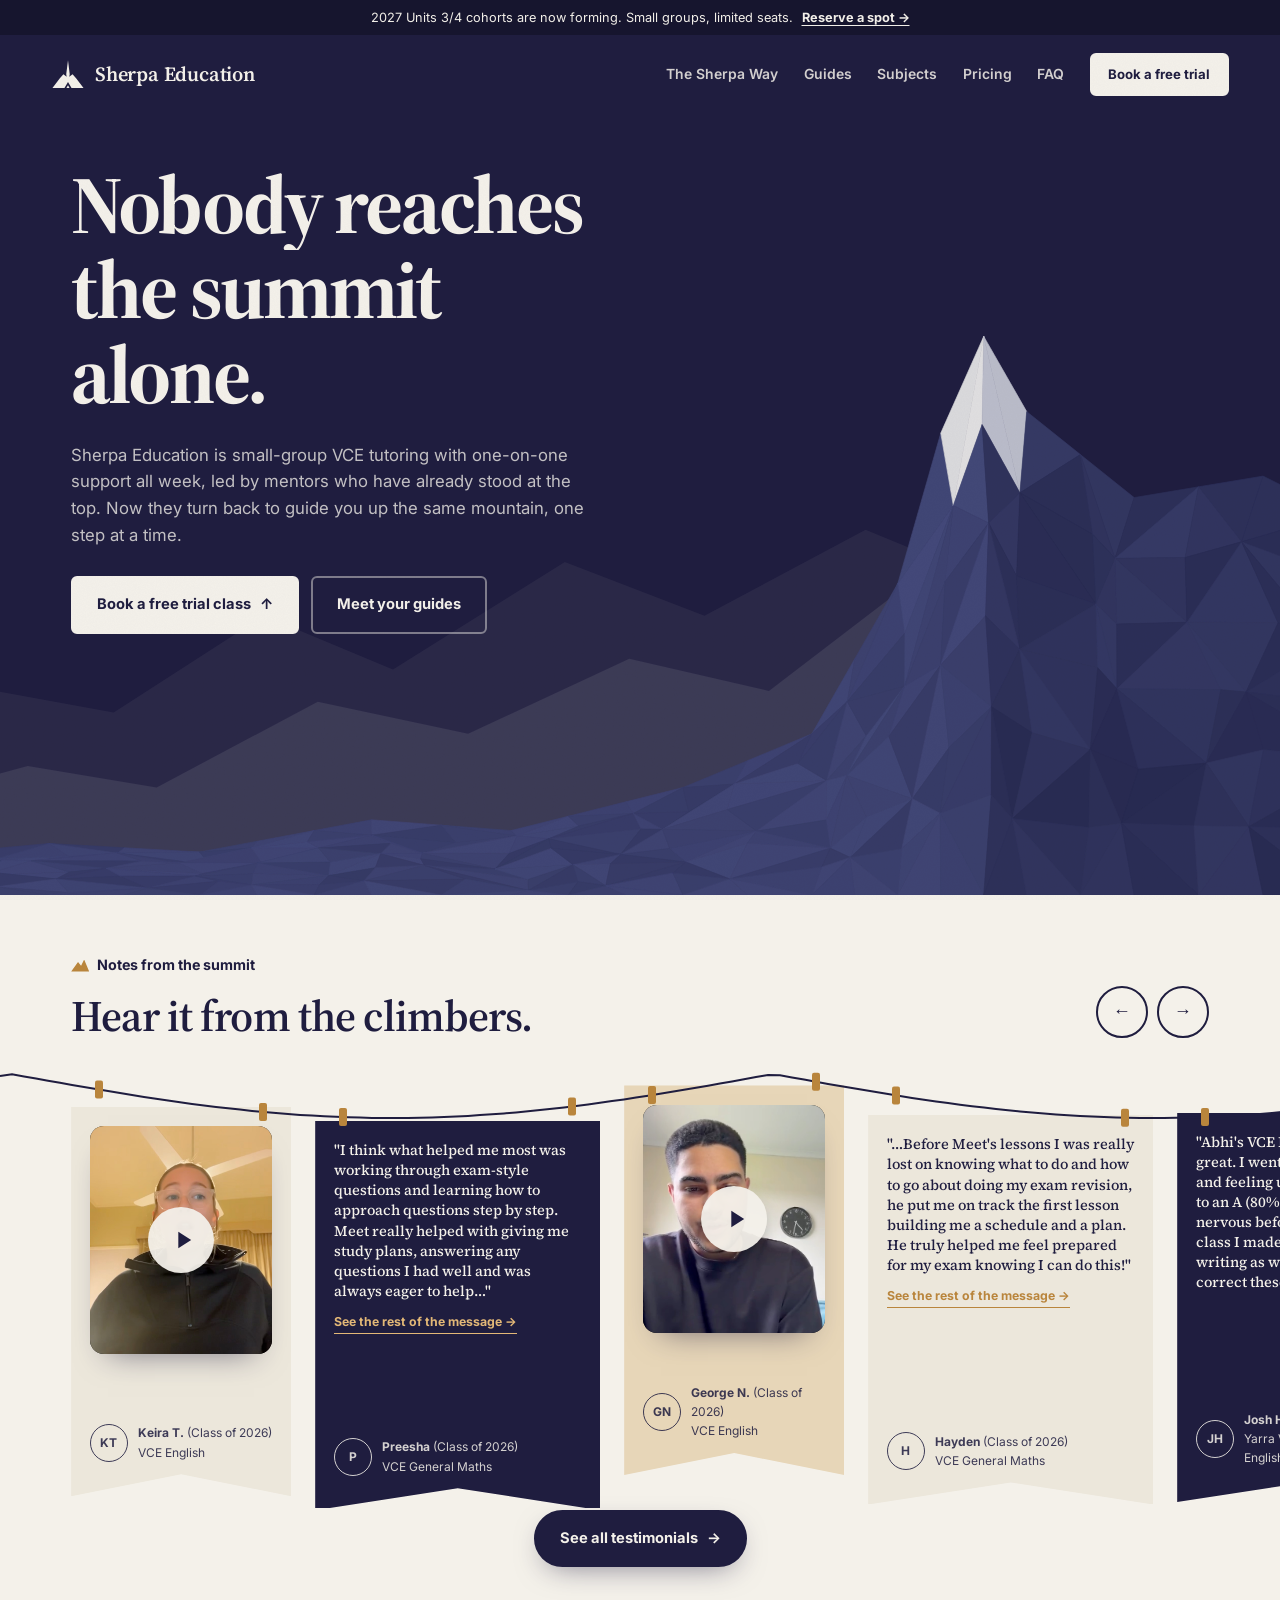
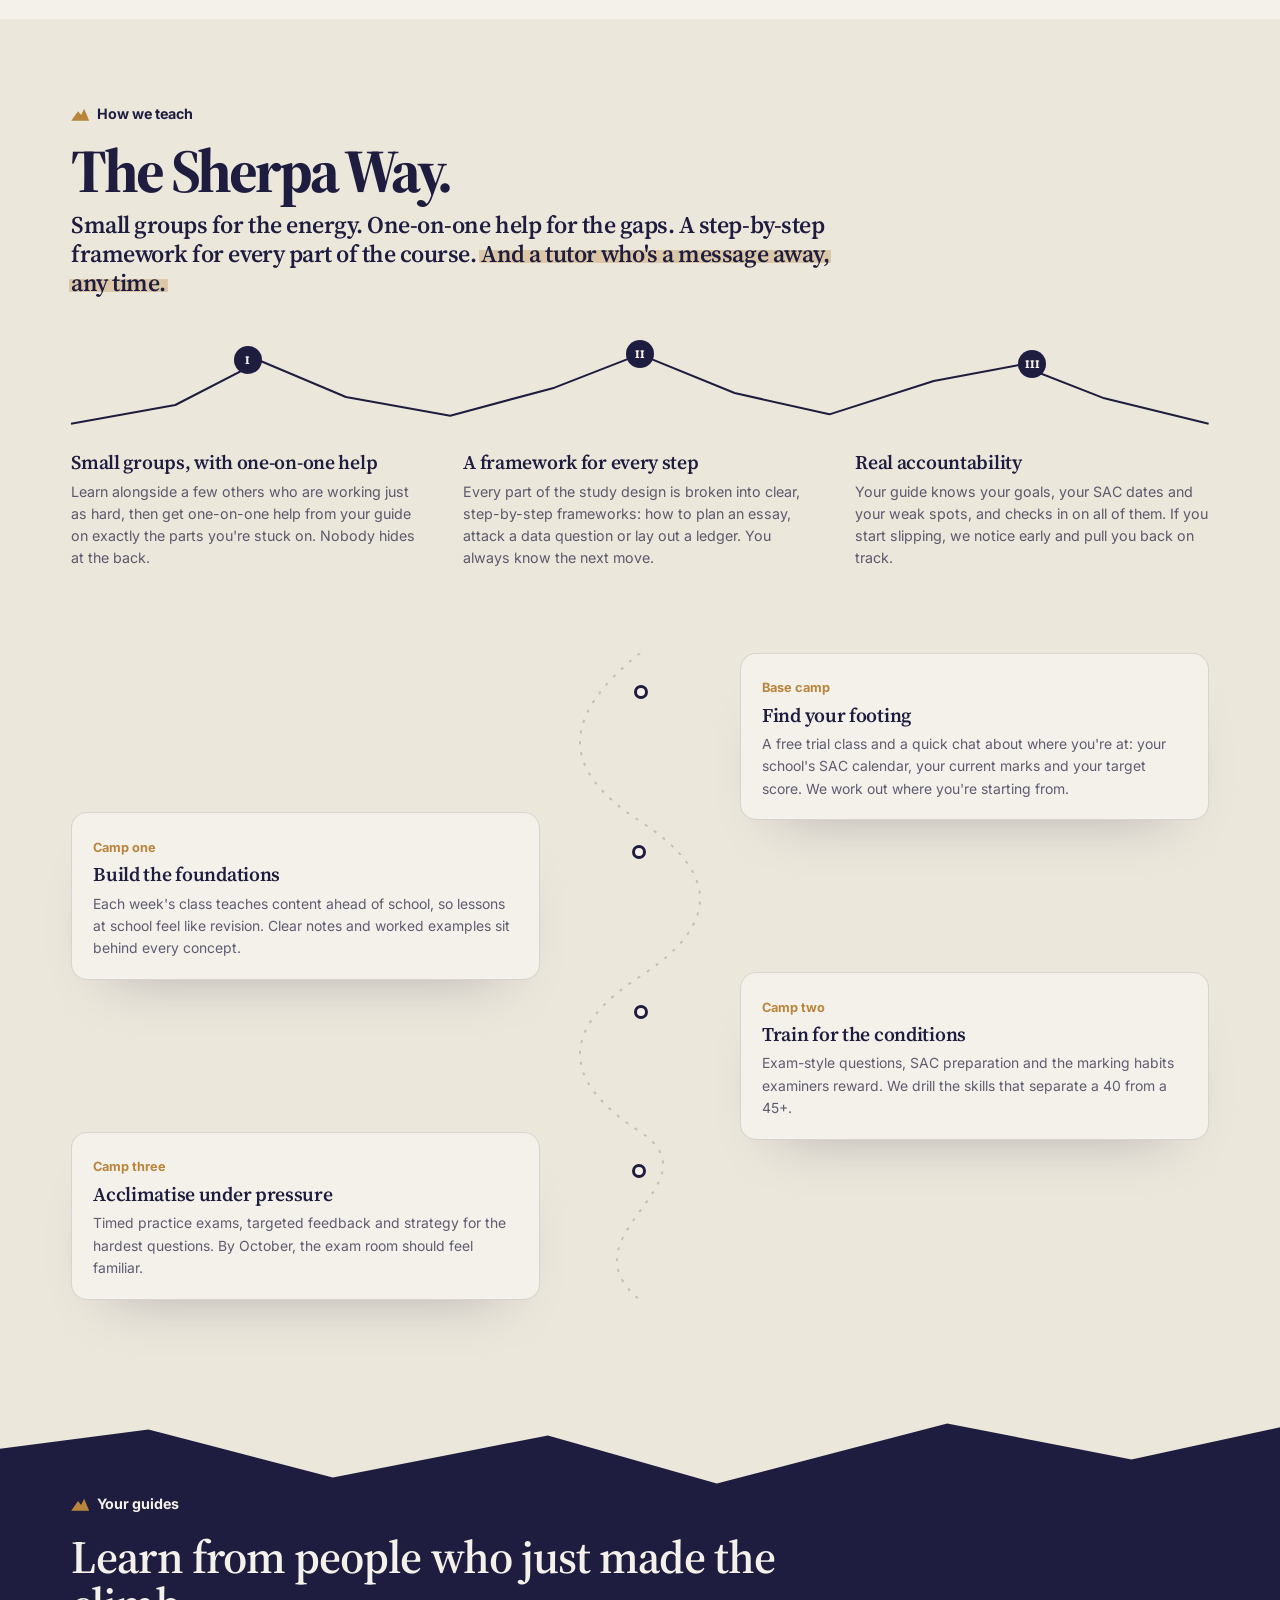
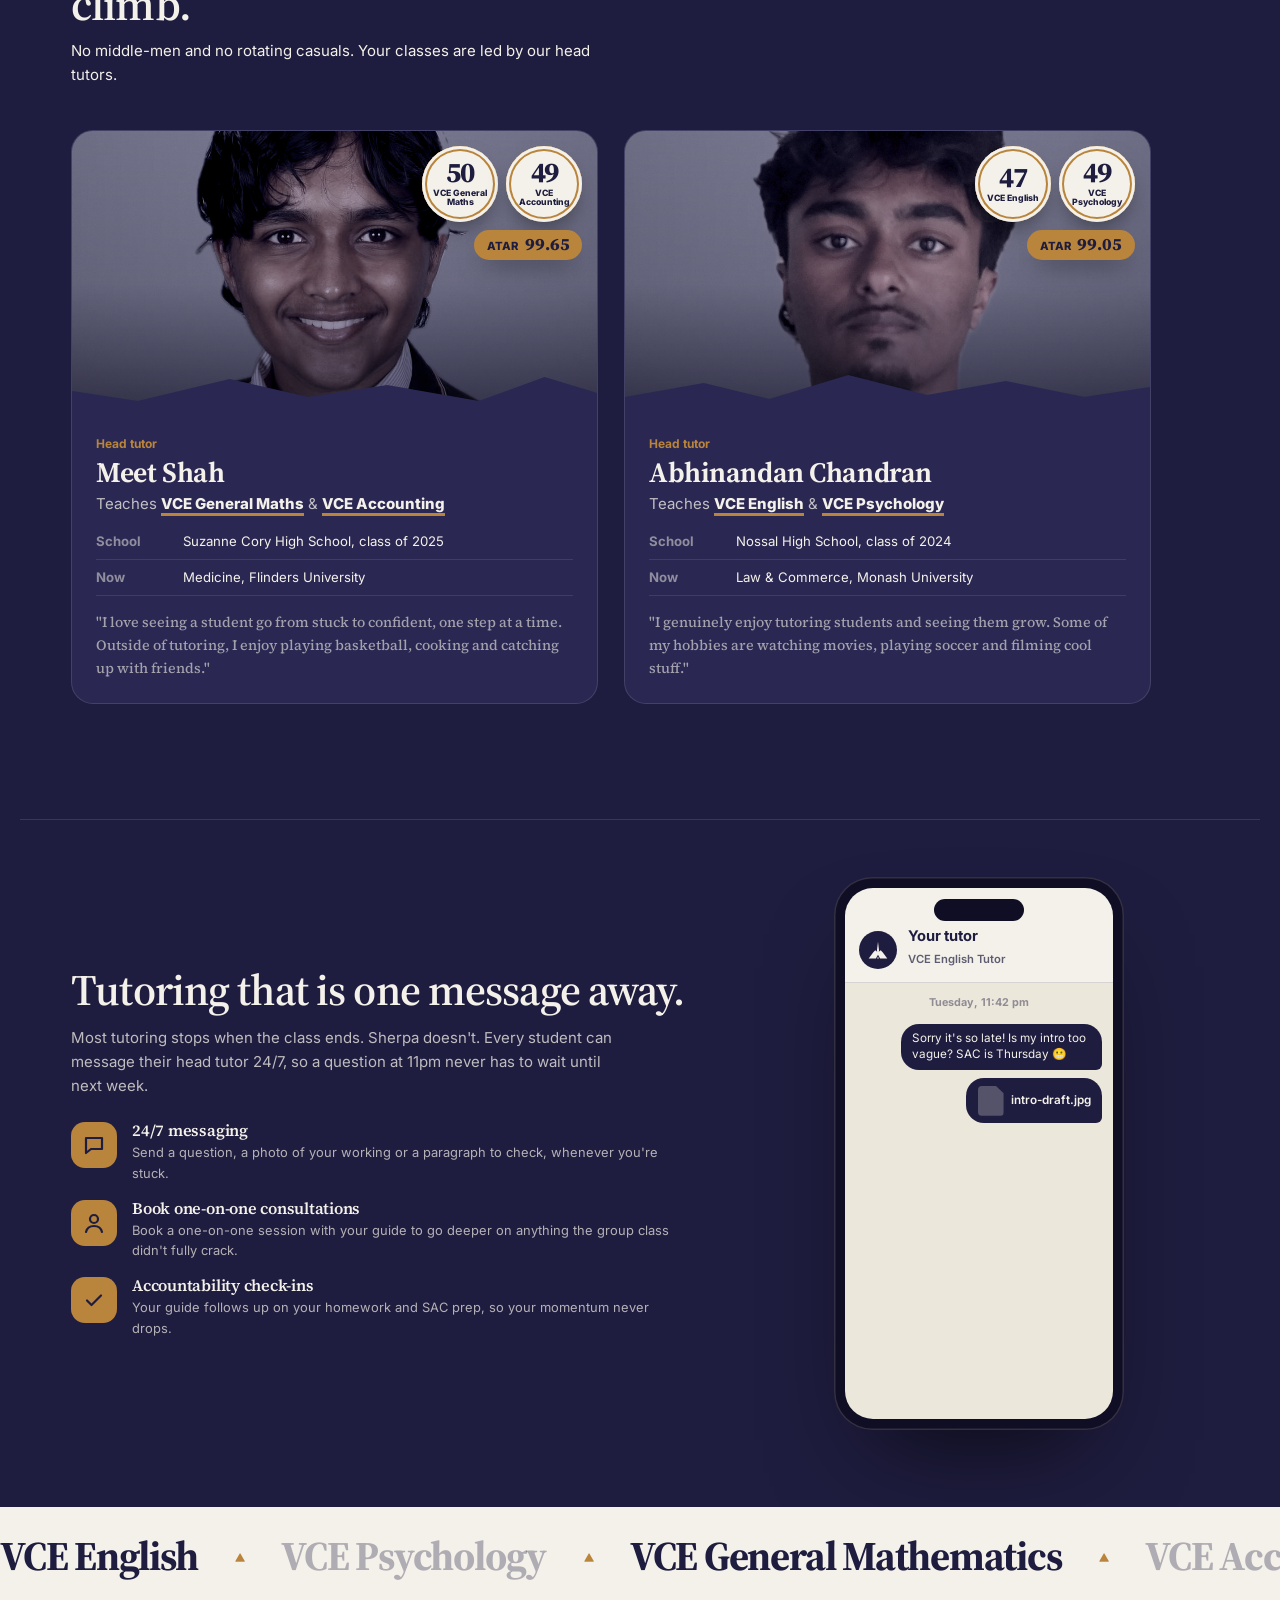
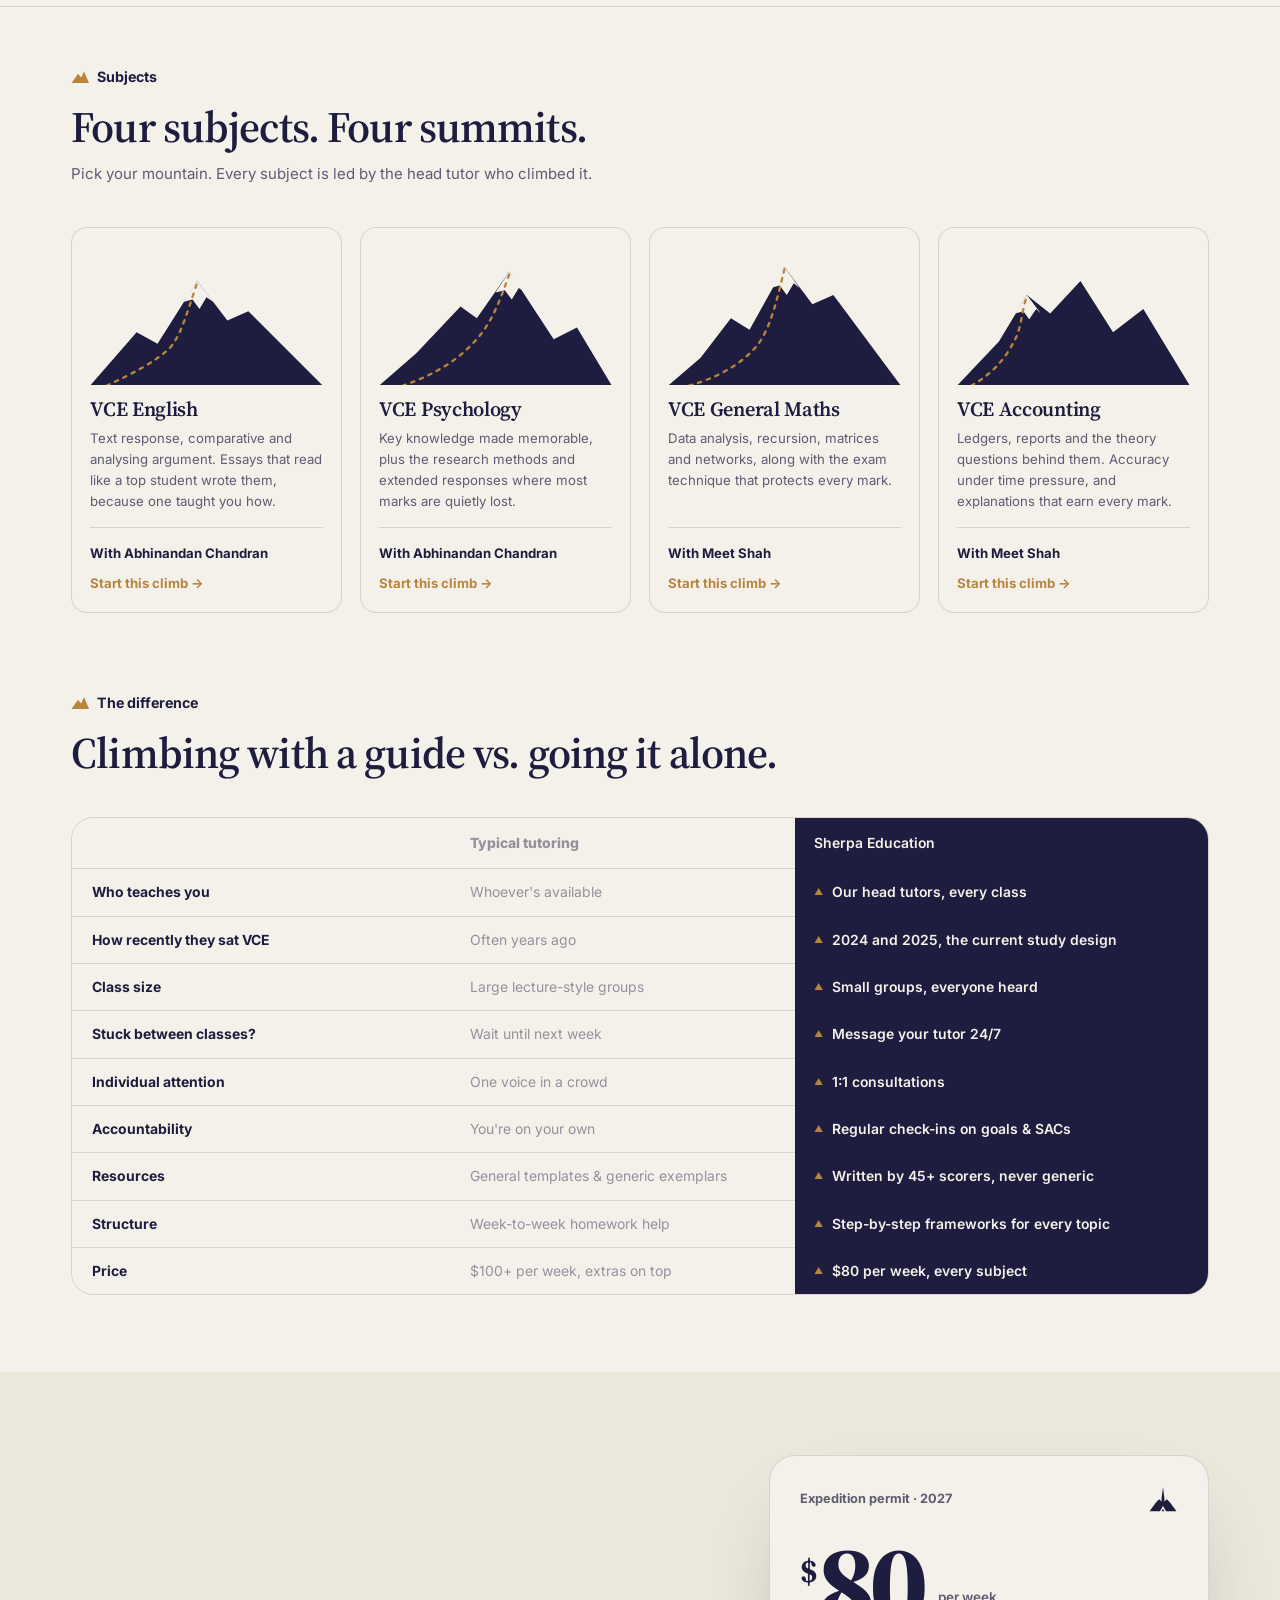
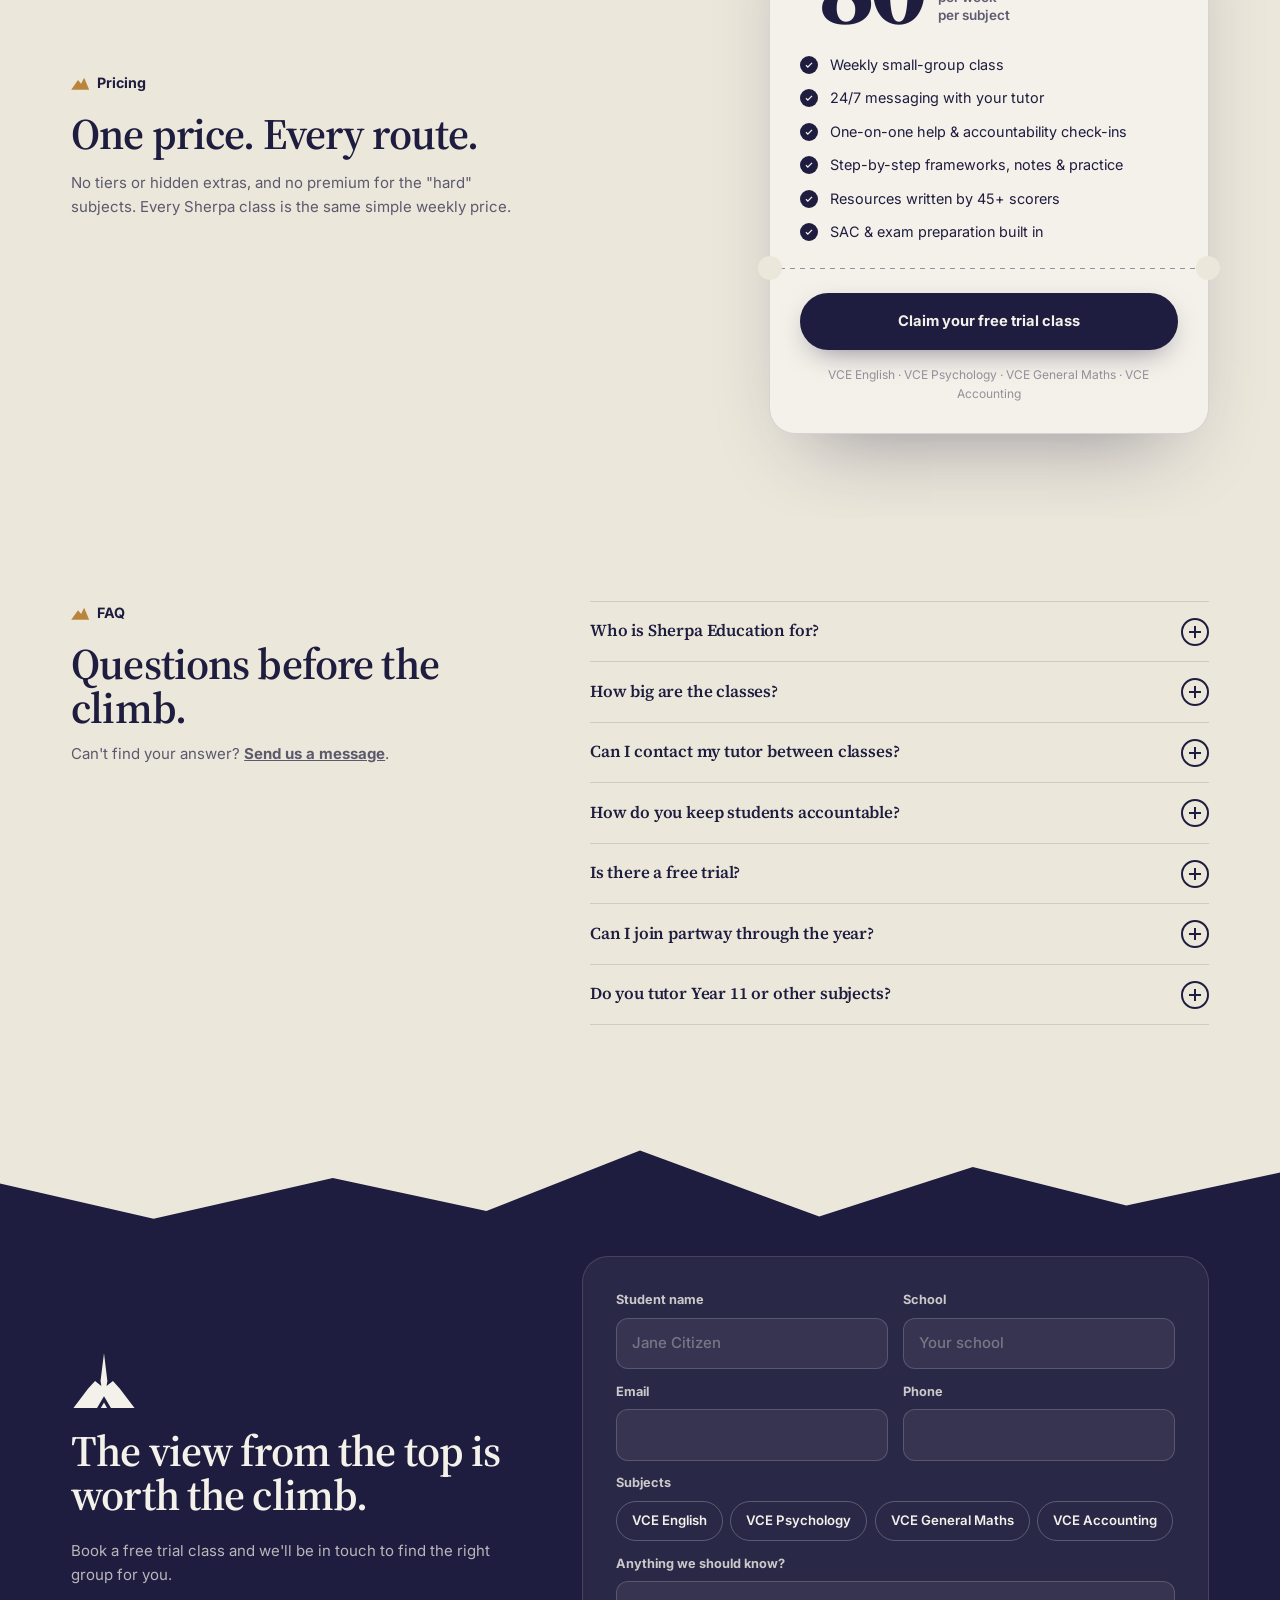
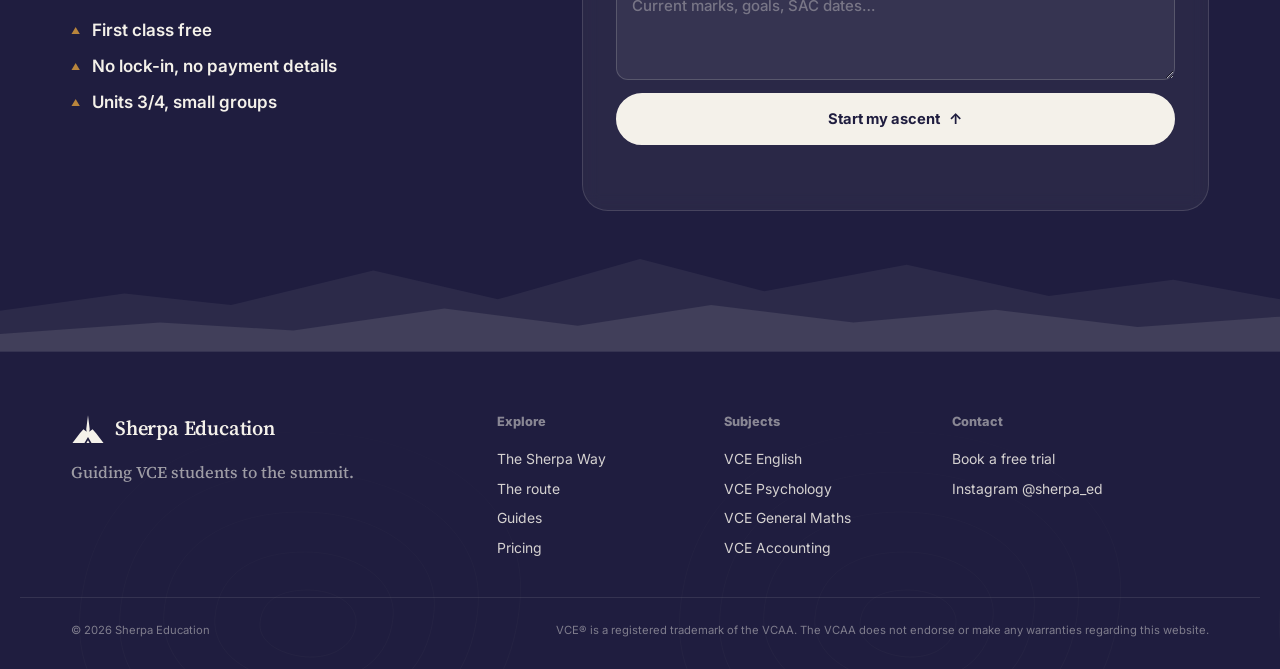
<file: index.html>
<!doctype html>
<html lang="en-AU">
<head>
  <meta charset="utf-8" />
  <meta name="viewport" content="width=device-width, initial-scale=1" />
  <title>Sherpa Education | VCE Units 3/4 Tutoring</title>
  <meta name="description" content="Sherpa Education is VCE Units 3/4 small-group tutoring in VCE English, VCE Psychology, VCE General Maths and VCE Accounting, led by head tutors with 99.65 and 99.05 ATARs. $80 per week." />
  <link rel="preconnect" href="https://fonts.googleapis.com" />
  <link rel="preconnect" href="https://fonts.gstatic.com" crossorigin />
  <link href="https://fonts.googleapis.com/css2?family=Source+Serif+4:opsz,wght@8..60,500;8..60,600;8..60,700&family=Inter:wght@400;500;600;700;800&display=swap" rel="stylesheet" />
  <link rel="stylesheet" href="styles.css?v=45" />
  <script>try{if(!matchMedia('(prefers-reduced-motion: reduce)').matches)document.documentElement.classList.add('intro-on')}catch(e){}</script>
  <link rel="icon" href="data:image/svg+xml,%3Csvg xmlns='http://www.w3.org/2000/svg' viewBox='0 0 1024 1024'%3E%3Ccircle cx='512' cy='512' r='512' fill='%23F4F1EA'/%3E%3Cpath fill='%231F1D3F' fill-rule='evenodd' d='M512 252L544 515L536 563L597 515L663 588L802 772L578 772L512 660L446 772L222 772L360 588L427 515L487 563L479 515ZM482 772L512 719L541 772Z'/%3E%3C/svg%3E" />
</head>
<body>

<!-- Reusable logo mark -->
<svg width="0" height="0" style="position:absolute" aria-hidden="true">
  <symbol id="mark" viewBox="200 230 624 560">
    <path fill-rule="evenodd" d="M512 252L544 515L536 563L597 515L663 588L802 772L578 772L512 660L446 772L222 772L360 588L427 515L487 563L479 515ZM482 772L512 719L541 772Z" />
  </symbol>
</svg>

<!-- Opening sequence: logo draws, wordmark rises, then the night panel sinks away -->
<div class="intro" id="intro" aria-hidden="true">
  <div class="intro__inner">
    <svg class="intro__mark" id="introMark" viewBox="200 230 624 560"><path pathLength="1" fill-rule="evenodd" d="M512 252L544 515L536 563L597 515L663 588L802 772L578 772L512 660L446 772L222 772L360 588L427 515L487 563L479 515ZM482 772L512 719L541 772Z" /></svg>
    <div class="intro__word" id="introWord">Sherpa Education</div>
    <p class="intro__tag">Guiding VCE students to the Summit</p>
  </div>
</div>

<div class="topbar">
  2027 Units 3/4 cohorts are now forming. Small groups, limited seats.
  <a href="#enquire">Reserve a spot &rarr;</a>
</div>

<header class="nav" id="nav">
  <a href="#top" class="brand" aria-label="Sherpa Education home">
    <svg class="brand__mark"><use href="#mark" /></svg>
    <span class="brand__name">Sherpa Education</span>
  </a>
  <nav class="nav__links" id="navLinks">
    <a href="#way">The Sherpa Way</a>
    <a href="#guides">Guides</a>
    <a href="#subjects">Subjects</a>
    <a href="#pricing">Pricing</a>
    <a href="#faq">FAQ</a>
    <a href="#enquire" class="btn btn--solid btn--sm nav__cta">Book a free trial</a>
  </nav>
  <button class="nav__toggle" id="navToggle" aria-label="Open menu" aria-expanded="false"><span></span><span></span></button>
</header>

<main id="top">

  <!-- ============ HERO ============ -->
  <section class="hero">
    <div class="hero__inner">
      <h1 class="hero__title">
        <span class="line"><span>Nobody reaches</span></span>
        <span class="line"><span>the <u>summit</u></span></span>
        <span class="line"><span>alone.</span></span>
      </h1>
      <p class="hero__sub reveal">Sherpa Education is small-group VCE tutoring with one-on-one support all week, led by mentors who have already stood at the top. Now they turn back to guide you up the same mountain, one step at a time.</p>
      <div class="hero__ctas reveal">
        <a href="#enquire" class="btn btn--solid magnetic">Book a free trial class <span class="arrow">&uarr;</span></a>
        <a href="#guides" class="btn btn--ghost">Meet your guides</a>
      </div>
    </div>

    <svg class="hero__range" id="heroRange" viewBox="0 0 1440 620" preserveAspectRatio="xMidYMax slice" aria-hidden="true">
      <g class="layer layer--far" data-depth="0.15">
        <path d="M0 620V470L120 430L230 450L370 360L490 410L650 310L780 360L930 280L1100 350L1240 300L1440 360V620Z" />
      </g>
      <g class="layer layer--mid" data-depth="0.3">
        <path d="M0 620V540L150 500L270 520L420 440L560 470L710 400L840 430L1010 300L1190 380L1320 340L1440 380V620Z" />
      </g>
      <g class="layer layer--front" data-depth="0.5">
        <!-- faceted mountain is generated by script.js from this ridge -->
        <g id="facets" data-ridge="0,588 170,572 310,580 470,550 600,560 760,520 880,470 960,330 1000,190 1040,100 1080,170 1180,250 1300,230 1440,300"></g>
        <g class="flags" id="flags">
          <path d="M1040 102V56" class="flag-pole" />
          <path d="M1040 58l30 8-30 9z" class="flag" />
        </g>
      </g>
    </svg>
  </section>

  <!-- ============ TESTIMONIALS: prayer flags on a rope ============ -->
  <section class="voices" id="voices">
    <div class="wrap voices__head">
      <div>
        <p class="kicker reveal">Notes from the summit</p>
        <h2 class="reveal">Hear it from the climbers.</h2>
      </div>
      <div class="voices__nav reveal">
        <button class="round" id="vPrev" aria-label="Previous reviews">&larr;</button>
        <button class="round" id="vNext" aria-label="Next reviews">&rarr;</button>
      </div>
    </div>
    <div class="voices__rail" id="voicesRail">
      <svg class="voices__rope" id="voicesRope" aria-hidden="true"></svg>
      <figure class="flagcard flagcard--video"><div class="vid"><video playsinline preload="none" poster="assets/testimonials/video/keira-t-poster.jpg"><source src="assets/testimonials/video/keira-t.mp4" type="video/mp4" /></video><button class="vid__play" type="button" aria-label="Play video"><svg viewBox="0 0 24 24"><path d="M8 5v14l11-7z"/></svg></button></div><figcaption><span class="avatar avatar--init">KT</span><span><b>Keira T.</b> (Class of 2026)<br/>VCE English</span></figcaption></figure>
      <figure class="flagcard"><div class="flagcard__body"><blockquote>"I think what helped me most was working through exam-style questions and learning how to approach questions step by step. Meet really helped with giving me study plans, answering any questions I had well and was always eager to help…"</blockquote><a class="flagcard__more" href="testimonials.html#preesha">See the rest of the message <span aria-hidden="true">&rarr;</span></a></div><figcaption><span class="avatar avatar--init">P</span><span><b>Preesha</b> (Class of 2026)<br/>VCE General Maths</span></figcaption></figure>
      <figure class="flagcard flagcard--video"><div class="vid"><video playsinline preload="none" poster="assets/testimonials/video/student-video-2-poster.jpg"><source src="assets/testimonials/video/student-video-2.mp4" type="video/mp4" /></video><button class="vid__play" type="button" aria-label="Play video"><svg viewBox="0 0 24 24"><path d="M8 5v14l11-7z"/></svg></button></div><figcaption><span class="avatar avatar--init">GN</span><span><b>George N.</b> (Class of 2026)<br/>VCE English</span></figcaption></figure>
      <figure class="flagcard"><div class="flagcard__body"><blockquote>"…Before Meet's lessons I was really lost on knowing what to do and how to go about doing my exam revision, he put me on track the first lesson building me a schedule and a plan. He truly helped me feel prepared for my exam knowing I can do this!"</blockquote><a class="flagcard__more" href="testimonials.html#hayden">See the rest of the message <span aria-hidden="true">&rarr;</span></a></div><figcaption><span class="avatar avatar--init">H</span><span><b>Hayden</b> (Class of 2026)<br/>VCE General Maths</span></figcaption></figure>
      <figure class="flagcard"><blockquote>"Abhi's VCE English classes were great. I went from averaging 70% and feeling unconfident in English to an A (80%) and feeling less nervous before SACs. I felt after the class I made less mistakes when writing as we would thoroughly correct these in my past writing."</blockquote><figcaption><span class="avatar avatar--init">JH</span><span><b>Josh H.</b> (Class of 2025)<br/>Yarra Valley Grammar · VCE English, 37</span></figcaption></figure>
      <figure class="flagcard"><div class="flagcard__body"><blockquote>"Before tutoring, I wasn't very confident in General Maths and struggled with certain topics. Going through practice exam questions helped me the most. I've definitely become more confident and improved my understanding…"</blockquote><a class="flagcard__more" href="testimonials.html#nhi">See the rest of the message <span aria-hidden="true">&rarr;</span></a></div><figcaption><span class="avatar avatar--init">NN</span><span><b>Nhi N.</b> (Class of 2026)<br/>VCE General Maths</span></figcaption></figure>
      <figure class="flagcard"><blockquote>"Before these English classes with Abhi, I felt quite confused and anxious about my results for VCE English. Over time, the consistent and rigorous practice really helped me feel more confident in my writing and analysis, and I became much more at ease with English overall, especially upcoming exams."</blockquote><figcaption><span class="avatar avatar--init">SC</span><span><b>Sejal C.</b> (Class of 2025)<br/>Nossal High School · VCE English, 37</span></figcaption></figure>
      <figure class="flagcard flagcard--shot flagcard--shot-wide"><div class="flagcard__body"><a class="shot" href="testimonials.html#anuga" aria-label="Read Anuga's full message"><img src="assets/testimonials/anuga-message.png" alt="Message from Anuga: he used to struggle with the Analysing Argument section, the classes were easy to follow and comfortable for asking questions, and with step-by-step prompt breakdowns and specific essay feedback Section C became one of his strongest areas." loading="lazy" draggable="false" /></a><a class="flagcard__more" href="testimonials.html#anuga">Read it bigger <span aria-hidden="true">&rarr;</span></a></div><figcaption><span class="avatar avatar--init">AJ</span><span><b>Anuga J.</b> (Class of 2026)<br/>Gladstone Park Secondary College · VCE English</span></figcaption></figure>
      <figure class="flagcard flagcard--shot"><div class="flagcard__body"><a class="shot" href="testimonials.html#caovan" aria-label="Read Caovan's full message"><img src="assets/testimonials/caovan-message.png" alt="Message from Caovan: Abhi changed how they approached VCE English, taking their argument analysis SAC from 4/10 to 9/10, and they'd recommend him to anyone, whatever score they're aiming for." loading="lazy" draggable="false" /></a><a class="flagcard__more" href="testimonials.html#caovan">See the full message <span aria-hidden="true">&rarr;</span></a></div><figcaption><span class="avatar avatar--init">C</span><span><b>Caovan</b> (Class of 2026)<br/>Brentwood Secondary College · VCE English</span></figcaption></figure>
    </div>
    <div class="wrap voices__more"><a href="testimonials.html" class="btn btn--solid">See all testimonials <span class="arrow">&rarr;</span></a></div>
  </section>

  <!-- ============ THE SHERPA WAY ============ -->
  <section class="story" id="way">
    <div class="wrap">
      <div class="way__head">
        <p class="kicker reveal">How we teach</p>
        <h2 class="way__title reveal">The Sherpa Way.</h2>
        <p class="way__lede reveal">Small groups for the energy. One-on-one help for the gaps. A step-by-step framework for every part of the course. <span class="hl">And a tutor who's a message away, any time.</span></p>
      </div>

      <div class="principles">
        <svg class="principles__ridge reveal" viewBox="0 0 1200 120" preserveAspectRatio="none" aria-hidden="true">
          <path d="M0 112L110 84L200 18L290 72L400 100L510 58L600 8L700 66L800 98L910 48L1000 24L1090 74L1200 112" />
        </svg>
        <article class="principle reveal">
          <span class="principle__n">I</span>
          <h3>Small groups, with one-on-one help</h3>
          <p>Learn alongside a few others who are working just as hard, then get one-on-one help from your guide on exactly the parts you're stuck on. Nobody hides at the back.</p>
        </article>
        <article class="principle reveal">
          <span class="principle__n">II</span>
          <h3>A framework for every step</h3>
          <p>Every part of the study design is broken into clear, step-by-step frameworks: how to plan an essay, attack a data question or lay out a ledger. You always know the next move.</p>
        </article>
        <article class="principle reveal">
          <span class="principle__n">III</span>
          <h3>Real accountability</h3>
          <p>Your guide knows your goals, your SAC dates and your weak spots, and checks in on all of them. If you start slipping, we notice early and pull you back on track.</p>
        </article>
      </div>
    </div>
  </section>

  <!-- ============ THE ROUTE ============ -->
  <section class="route" id="route">
    <div class="wrap">

      <div class="ascent" id="ascent">
        <svg class="ascent__svg" viewBox="0 0 200 1000" preserveAspectRatio="none" aria-hidden="true">
          <path class="ascent__ghost" d="M100 0C20 100 20 180 100 260C180 340 180 420 100 500C20 580 20 660 100 740C180 820 20 900 100 1000" />
          <path class="ascent__ink" id="ascentInk" d="M100 0C20 100 20 180 100 260C180 340 180 420 100 500C20 580 20 660 100 740C180 820 20 900 100 1000" />
        </svg>

        <div class="camp camp--r reveal">
          <span class="camp__tag">Base camp</span>
          <h3>Find your footing</h3>
          <p>A free trial class and a quick chat about where you're at: your school's SAC calendar, your current marks and your target score. We work out where you're starting from.</p>
        </div>
        <div class="camp camp--l reveal">
          <span class="camp__tag">Camp one</span>
          <h3>Build the foundations</h3>
          <p>Each week's class teaches content ahead of school, so lessons at school feel like revision. Clear notes and worked examples sit behind every concept.</p>
        </div>
        <div class="camp camp--r reveal">
          <span class="camp__tag">Camp two</span>
          <h3>Train for the conditions</h3>
          <p>Exam-style questions, SAC preparation and the marking habits examiners reward. We drill the skills that separate a 40 from a 45+.</p>
        </div>
        <div class="camp camp--l reveal">
          <span class="camp__tag">Camp three</span>
          <h3>Acclimatise under pressure</h3>
          <p>Timed practice exams, targeted feedback and strategy for the hardest questions. By October, the exam room should feel familiar.</p>
        </div>
      </div>
    </div>
  </section>

  <!-- ============ GUIDES ============ -->
  <section class="guides" id="guides">
    <div class="wrap">
      <div class="section-head section-head--light">
        <p class="kicker kicker--light reveal">Your guides</p>
        <h2 class="reveal">Learn from people who just made the climb.</h2>
        <p class="section-head__sub reveal">No middle-men and no rotating casuals. Your classes are led by our head tutors.</p>
      </div>

      <div class="dossiers">
        <article class="dossier reveal">
          <div class="dossier__photo">
            <img class="dossier__img" src="assets/meet-shah.jpg?v=2" alt="Meet Shah, head tutor for VCE General Maths and VCE Accounting" width="927" height="927" loading="lazy" style="object-position: 50% 44%" />
            <div class="badges">
              <div class="badges__row">
                <span class="badge"><b>50</b><small>VCE General Maths</small></span>
                <span class="badge"><b>49</b><small>VCE Accounting</small></span>
              </div>
              <span class="badge-atar"><small>ATAR</small><b>99.65</b></span>
            </div>
            <svg class="dossier__ridge" viewBox="0 0 400 40" preserveAspectRatio="none" aria-hidden="true"><path d="M0 40V20L50 30L120 8L180 26L240 14L310 30L360 6L400 22V40Z" /></svg>
          </div>
          <div class="dossier__body">
            <p class="dossier__role">Head tutor</p>
            <h3>Meet Shah</h3>
            <p class="dossier__teaches">Teaches <b>VCE General Maths</b> &amp; <b>VCE Accounting</b></p>
            <dl class="dossier__facts">
              <div><dt>School</dt><dd>Suzanne Cory High School, class of 2025</dd></div>
              <div><dt>Now</dt><dd>Medicine, Flinders University</dd></div>
            </dl>
            <p class="dossier__quote">"I love seeing a student go from stuck to confident, one step at a time. Outside of tutoring, I enjoy playing basketball, cooking and catching up with friends."</p>
          </div>
        </article>

        <article class="dossier reveal">
          <div class="dossier__photo">
            <img class="dossier__img" src="assets/abhinandan-grey.jpg?v=2" alt="Abhinandan Chandran, head tutor for VCE English and VCE Psychology" width="927" height="927" loading="lazy" style="object-position: 50% 44%" />
            <div class="badges">
              <div class="badges__row">
                <span class="badge"><b>47</b><small>VCE English</small></span>
                <span class="badge"><b>49</b><small>VCE Psychology</small></span>
              </div>
              <span class="badge-atar"><small>ATAR</small><b>99.05</b></span>
            </div>
            <svg class="dossier__ridge" viewBox="0 0 400 40" preserveAspectRatio="none" aria-hidden="true"><path d="M0 40V26L60 12L110 28L170 4L230 24L290 10L350 26L400 16V40Z" /></svg>
          </div>
          <div class="dossier__body">
            <p class="dossier__role">Head tutor</p>
            <h3>Abhinandan Chandran</h3>
            <p class="dossier__teaches">Teaches <b>VCE English</b> &amp; <b>VCE Psychology</b></p>
            <dl class="dossier__facts">
              <div><dt>School</dt><dd>Nossal High School, class of 2024</dd></div>
              <div><dt>Now</dt><dd>Law &amp; Commerce, Monash University</dd></div>
            </dl>
            <p class="dossier__quote">"I genuinely enjoy tutoring students and seeing them grow. Some of my hobbies are watching movies, playing soccer and filming cool stuff."</p>
          </div>
        </article>
      </div>
    </div>
  </section>

  <!-- ============ ONE-ON-ONE SUPPORT ============ -->
  <section class="support" id="support">
    <div class="wrap support__wrap">
      <div class="support__copy">
        <h2 class="reveal">Tutoring that is one message away.</h2>
        <p class="support__lede reveal">Most tutoring stops when the class ends. Sherpa doesn't. Every student can message their head tutor 24/7, so a question at 11pm never has to wait until next week.</p>
        <ul class="perks">
          <li class="reveal"><span class="perk__i"><svg viewBox="0 0 24 24"><path d="M4 5h16v11H9l-5 4z" /></svg></span><div><h3>24/7 messaging</h3><p>Send a question, a photo of your working or a paragraph to check, whenever you're stuck.</p></div></li>
          <li class="reveal"><span class="perk__i"><svg viewBox="0 0 24 24"><circle cx="12" cy="8" r="4" /><path d="M4 21c1-4.5 4.5-6 8-6s7 1.5 8 6" /></svg></span><div><h3>Book one-on-one consultations</h3><p>Book a one-on-one session with your guide to go deeper on anything the group class didn't fully crack.</p></div></li>
          <li class="reveal"><span class="perk__i"><svg viewBox="0 0 24 24"><path d="M5 12.5l4.5 4.5L19 7.5" /></svg></span><div><h3>Accountability check-ins</h3><p>Your guide follows up on your homework and SAC prep, so your momentum never drops.</p></div></li>
        </ul>
      </div>

      <div class="phone reveal" aria-label="Example conversation between a student and their tutor">
        <div class="phone__notch"></div>
        <div class="phone__top">
          <span class="phone__av"><svg><use href="#mark" /></svg></span>
          <div><b>Your tutor</b><small>VCE English Tutor</small></div>
        </div>
        <div class="chat" id="chat">
          <div class="chat__day">Tuesday, 11:42 pm</div>
          <div class="msg msg--me">Sorry it's so late! Is my intro too vague? SAC is Thursday 😬</div>
          <div class="msg msg--me msg--file"><span class="file__i"></span>intro-draft.jpg</div>
          <div class="msg msg--them">Never too late. Your contention is there, it's just buried in sentence three.</div>
          <div class="msg msg--them">Use step 2 of our intro framework: contention first, then name your three ideas. Rewrite the first two sentences and send it back?</div>
          <div class="msg msg--me msg--file"><span class="file__i"></span>intro-v2.jpg</div>
          <div class="msg msg--them">Much sharper. That's the one. Lock it in for Thursday 💪</div>
          <div class="chat__typing" id="typing"><i></i><i></i><i></i></div>
        </div>
      </div>
    </div>
  </section>

  <!-- ============ SUBJECTS ============ -->
  <section class="subjects" id="subjects">
    <div class="marquee" aria-hidden="true">
      <div class="marquee__track">
        <span>VCE English</span><i>▲</i><span>VCE Psychology</span><i>▲</i><span>VCE General Mathematics</span><i>▲</i><span>VCE Accounting</span><i>▲</i>
        <span>VCE English</span><i>▲</i><span>VCE Psychology</span><i>▲</i><span>VCE General Mathematics</span><i>▲</i><span>VCE Accounting</span><i>▲</i>
      </div>
    </div>
    <div class="wrap">
      <div class="section-head">
        <p class="kicker reveal">Subjects</p>
        <h2 class="reveal">Four subjects. Four summits.</h2>
        <p class="section-head__sub reveal">Pick your mountain. Every subject is led by the head tutor who climbed it.</p>
      </div>

      <div class="peaks">
        <a href="#enquire" class="peak reveal">
          <svg class="peak__svg" viewBox="0 0 200 120" aria-hidden="true">
            <path class="peak__m" d="M0 120L40 74L58 84L92 30L118 64L136 56L200 120Z" />
            <path class="peak__s" d="M92 30L80 48L88 46L94 54L100 44L106 48Z" />
            <path class="peak__t" d="M14 120C40 108 54 100 66 90S84 54 92 32" />
          </svg>
          <h3>VCE English</h3>
          <p>Text response, comparative and analysing argument. Essays that read like a top student wrote them, because one taught you how.</p>
          <span class="peak__guide">With Abhinandan Chandran</span>
          <span class="peak__go">Start this climb &rarr;</span>
        </a>
        <a href="#enquire" class="peak reveal">
          <svg class="peak__svg" viewBox="0 0 200 120" aria-hidden="true">
            <path class="peak__m" d="M0 120L32 92L70 52L84 62L112 22L150 80L170 70L200 120Z" />
            <path class="peak__s" d="M112 22L100 40L108 38L114 46L120 36L126 40Z" />
            <path class="peak__t" d="M20 120C50 110 70 96 84 80S104 46 112 24" />
          </svg>
          <h3>VCE Psychology</h3>
          <p>Key knowledge made memorable, plus the research methods and extended responses where most marks are quietly lost.</p>
          <span class="peak__guide">With Abhinandan Chandran</span>
          <span class="peak__go">Start this climb &rarr;</span>
        </a>
        <a href="#enquire" class="peak reveal">
          <svg class="peak__svg" viewBox="0 0 200 120" aria-hidden="true">
            <path class="peak__m" d="M0 120L28 96L54 62L70 72L100 18L124 50L142 42L200 120Z" />
            <path class="peak__s" d="M100 18L88 36L96 34L102 42L108 32L113 36Z" />
            <path class="peak__t" d="M18 120C46 112 64 100 76 86S94 44 100 20" />
          </svg>
          <h3>VCE General Maths</h3>
          <p>Data analysis, recursion, matrices and networks, along with the exam technique that protects every mark.</p>
          <span class="peak__guide">With Meet Shah</span>
          <span class="peak__go">Start this climb &rarr;</span>
        </a>
        <a href="#enquire" class="peak reveal">
          <svg class="peak__svg" viewBox="0 0 200 120" aria-hidden="true">
            <path class="peak__m" d="M0 120L36 82L60 42L80 58L106 30L134 74L160 54L200 120Z" />
            <path class="peak__s" d="M60 42L50 58L57 56L62 63L68 54L72 58Z" />
            <path class="peak__t" d="M12 120C34 108 44 92 50 80S56 52 60 44" />
          </svg>
          <h3>VCE Accounting</h3>
          <p>Ledgers, reports and the theory questions behind them. Accuracy under time pressure, and explanations that earn every mark.</p>
          <span class="peak__guide">With Meet Shah</span>
          <span class="peak__go">Start this climb &rarr;</span>
        </a>
      </div>
    </div>
  </section>

  <!-- ============ COMPARISON ============ -->
  <section class="compare">
    <div class="wrap">
      <div class="section-head">
        <p class="kicker reveal">The difference</p>
        <h2 class="reveal">Climbing with a guide vs. going it alone.</h2>
      </div>
      <div class="table reveal" role="table">
        <div class="tr th" role="row"><span role="columnheader"></span><span role="columnheader">Typical tutoring</span><span role="columnheader" class="us">Sherpa Education</span></div>
        <div class="tr" role="row"><span role="rowheader">Who teaches you</span><span>Whoever's available</span><span class="us">Our head tutors, every class</span></div>
        <div class="tr" role="row"><span role="rowheader">How recently they sat VCE</span><span>Often years ago</span><span class="us">2024 and 2025, the current study design</span></div>
        <div class="tr" role="row"><span role="rowheader">Class size</span><span>Large lecture-style groups</span><span class="us">Small groups, everyone heard</span></div>
        <div class="tr" role="row"><span role="rowheader">Stuck between classes?</span><span>Wait until next week</span><span class="us">Message your tutor 24/7</span></div>
        <div class="tr" role="row"><span role="rowheader">Individual attention</span><span>One voice in a crowd</span><span class="us">1:1 consultations</span></div>
        <div class="tr" role="row"><span role="rowheader">Accountability</span><span>You're on your own</span><span class="us">Regular check-ins on goals &amp; SACs</span></div>
        <div class="tr" role="row"><span role="rowheader">Resources</span><span>General templates &amp; generic exemplars</span><span class="us">Written by 45+ scorers, never generic</span></div>
        <div class="tr" role="row"><span role="rowheader">Structure</span><span>Week-to-week homework help</span><span class="us">Step-by-step frameworks for every topic</span></div>
        <div class="tr" role="row"><span role="rowheader">Price</span><span>$100+ per week, extras on top</span><span class="us">$80 per week, every subject</span></div>
      </div>
    </div>
  </section>

  <!-- ============ PRICING ============ -->
  <section class="pricing" id="pricing">
    <div class="wrap pricing__wrap">
      <div class="pricing__copy">
        <p class="kicker reveal">Pricing</p>
        <h2 class="reveal">One price. Every route.</h2>
        <p class="reveal">No tiers or hidden extras, and no premium for the "hard" subjects. Every Sherpa class is the same simple weekly price.</p>
      </div>
      <div class="ticket reveal">
        <div class="ticket__top">
          <span>Expedition permit · 2027</span>
          <svg class="ticket__mark"><use href="#mark" /></svg>
        </div>
        <div class="ticket__price"><span class="cur">$</span><span class="amt">80</span><span class="per">per week<br/>per subject</span></div>
        <ul class="ticket__list">
          <li>Weekly small-group class</li>
          <li>24/7 messaging with your tutor</li>
          <li>One-on-one help &amp; accountability check-ins</li>
          <li>Step-by-step frameworks, notes &amp; practice</li>
          <li>Resources written by 45+ scorers</li>
          <li>SAC &amp; exam preparation built in</li>
        </ul>
        <div class="ticket__perf" aria-hidden="true"></div>
        <a href="#enquire" class="btn btn--solid btn--block magnetic">Claim your free trial class</a>
        <p class="ticket__fine">VCE English · VCE Psychology · VCE General Maths · VCE Accounting</p>
      </div>
    </div>
  </section>

  <!-- ============ FAQ ============ -->
  <section class="faq" id="faq">
    <div class="wrap faq__wrap">
      <div class="section-head">
        <p class="kicker reveal">FAQ</p>
        <h2 class="reveal">Questions before the climb.</h2>
        <p class="section-head__sub reveal">Can't find your answer? <a href="#enquire">Send us a message</a>.</p>
      </div>
      <div class="faq__list">
        <details class="reveal"><summary>Who is Sherpa Education for?<i></i></summary><div><p>Year 12 students taking Units 3/4 VCE English, VCE Psychology, VCE General Mathematics or VCE Accounting, whether you're chasing a 30+ or a 45+.</p></div></details>
        <details class="reveal"><summary>How big are the classes?<i></i></summary><div><p>Small by design. Groups are kept small enough that every student can ask questions and get feedback in every class, with one-on-one help on top for whatever you need.</p></div></details>
        <details class="reveal"><summary>Can I contact my tutor between classes?<i></i></summary><div><p>Yes, any time. Every student can message their head tutor 24/7 with questions, working to check or a paragraph to look over. You won't have to wait until next week's class.</p></div></details>
        <details class="reveal"><summary>How do you keep students accountable?<i></i></summary><div><p>Your guide knows your goals and your school's SAC calendar, and checks in on homework and preparation along the way. If something slips, we notice early and help you get back on track.</p></div></details>
        <details class="reveal"><summary>Is there a free trial?<i></i></summary><div><p>Yes. Your first class is free, with no payment details and no obligation. If it's not the right fit, you walk away.</p></div></details>
        <details class="reveal"><summary>Can I join partway through the year?<i></i></summary><div><p>Yes. Lots of students join mid-year. We'll help you catch up on anything you've missed so you're on the same route as the group.</p></div></details>
        <details class="reveal"><summary>Do you tutor Year 11 or other subjects?<i></i></summary><div><p>Right now we focus only on Units 3/4 in our four subjects. That focus is how we keep quality high. Get in touch if you'd like to hear when we expand.</p></div></details>
      </div>
    </div>
  </section>

  <!-- ============ SUMMIT / ENQUIRE ============ -->
  <section class="summit" id="enquire">
    <canvas class="summit__stars" id="stars" aria-hidden="true"></canvas>
    <div class="wrap summit__wrap">
      <div class="summit__copy">
        <svg class="summit__mark reveal"><use href="#mark" /></svg>
        <h2 class="reveal">The view from the top is worth the climb.</h2>
        <p class="reveal">Book a free trial class and we'll be in touch to find the right group for you.</p>
        <ul class="summit__ticks reveal">
          <li>First class free</li><li>No lock-in, no payment details</li><li>Units 3/4, small groups</li>
        </ul>
      </div>

      <!-- Enquiries go to Formspree (form mnpdzoqz), which emails them on. script.js sends them in the background. -->
      <form class="form reveal" id="enquiryForm" action="https://formspree.io/f/mnpdzoqz" method="POST" novalidate>
        <input type="hidden" name="_subject" value="New Sherpa free trial enquiry" />
        <input type="text" name="_gotcha" tabindex="-1" autocomplete="off" aria-hidden="true" class="form__trap" />
        <div class="form__row">
          <label>Student name<input name="student" required autocomplete="name" placeholder="Jane Citizen" /></label>
          <label>School<input name="school" placeholder="Your school" /></label>
        </div>
        <div class="form__row">
          <label>Email<input type="email" name="email" required autocomplete="email" /></label>
          <label>Phone<input type="tel" name="phone" autocomplete="tel" /></label>
        </div>
        <fieldset class="form__subjects">
          <legend>Subjects</legend>
          <label class="chip"><input type="checkbox" name="subjects" value="English" /><span>VCE English</span></label>
          <label class="chip"><input type="checkbox" name="subjects" value="Psychology" /><span>VCE Psychology</span></label>
          <label class="chip"><input type="checkbox" name="subjects" value="General Maths" /><span>VCE General Maths</span></label>
          <label class="chip"><input type="checkbox" name="subjects" value="Accounting" /><span>VCE Accounting</span></label>
        </fieldset>
        <label>Anything we should know?<textarea name="message" rows="3" placeholder="Current marks, goals, SAC dates…"></textarea></label>
        <button type="submit" class="btn btn--cream btn--block magnetic">Start my ascent <span class="arrow">&uarr;</span></button>
        <p class="form__note" id="formNote" role="status"></p>
        <!-- sending / sent overlay: a climber goes up the ridge while it sends, a flag goes up when it lands -->
        <div class="form__status" id="formStatus" aria-live="polite" hidden>
          <svg class="climb" viewBox="0 0 160 100" aria-hidden="true">
            <path class="climb__ghost" d="M10 90 L58 40 L72 54 L100 18 L150 90" />
            <path class="climb__ridge" d="M10 90 L58 40 L72 54 L100 18 L150 90" pathLength="1" />
            <g class="climb__flag"><path class="climb__pole" d="M100 18 V-4" /><path class="climb__cloth" d="M100 -3 L120 2 L100 8 Z" /></g>
            <circle class="climb__dot" r="4.5" />
          </svg>
          <p class="form__status-title" id="formStatusTitle">Sending your details</p>
          <p class="form__status-text" id="formStatusText">Hang tight, this only takes a moment.</p>
          <span class="form__tick" aria-hidden="true"><svg viewBox="0 0 24 24"><path d="M5 12.5l4.5 4.5L19 7.5" /></svg></span>
          <button type="button" class="form__again" id="formAgain">Send another enquiry</button>
        </div>
      </form>
    </div>
    <svg class="summit__range" viewBox="0 0 1440 200" preserveAspectRatio="none" aria-hidden="true">
      <path class="sr1" d="M0 200V130L140 100L260 120L420 60L560 110L720 40L860 96L1020 50L1180 104L1320 76L1440 110V200Z" />
      <path class="sr2" d="M0 200V170L180 150L330 164L500 126L650 156L800 120L960 150L1120 128L1280 158L1440 140V200Z" />
    </svg>
  </section>
</main>

<footer class="footer">
  <div class="footer__topo" aria-hidden="true"></div>
  <div class="wrap footer__grid">
    <div>
      <a href="#top" class="brand brand--light"><svg class="brand__mark"><use href="#mark" /></svg><span class="brand__name">Sherpa Education</span></a>
      <p class="footer__tag">Guiding VCE students to the summit.</p>
    </div>
    <div><h4>Explore</h4><a href="#way">The Sherpa Way</a><a href="#route">The route</a><a href="#guides">Guides</a><a href="#pricing">Pricing</a></div>
    <div><h4>Subjects</h4><a href="#subjects">VCE English</a><a href="#subjects">VCE Psychology</a><a href="#subjects">VCE General Maths</a><a href="#subjects">VCE Accounting</a></div>
    <div><h4>Contact</h4><a href="#enquire">Book a free trial</a><a href="https://www.instagram.com/sherpa_ed/" target="_blank" rel="noopener">Instagram @sherpa_ed</a></div>
  </div>
  <div class="wrap footer__base">
    <span>&copy; <span id="yr"></span> Sherpa Education</span>
    <span>VCE&reg; is a registered trademark of the VCAA. The VCAA does not endorse or make any warranties regarding this website.</span>
  </div>
</footer>

<script src="video-cards.js?v=2"></script>
<script src="script.js?v=23"></script>
</body>
</html>
</file>
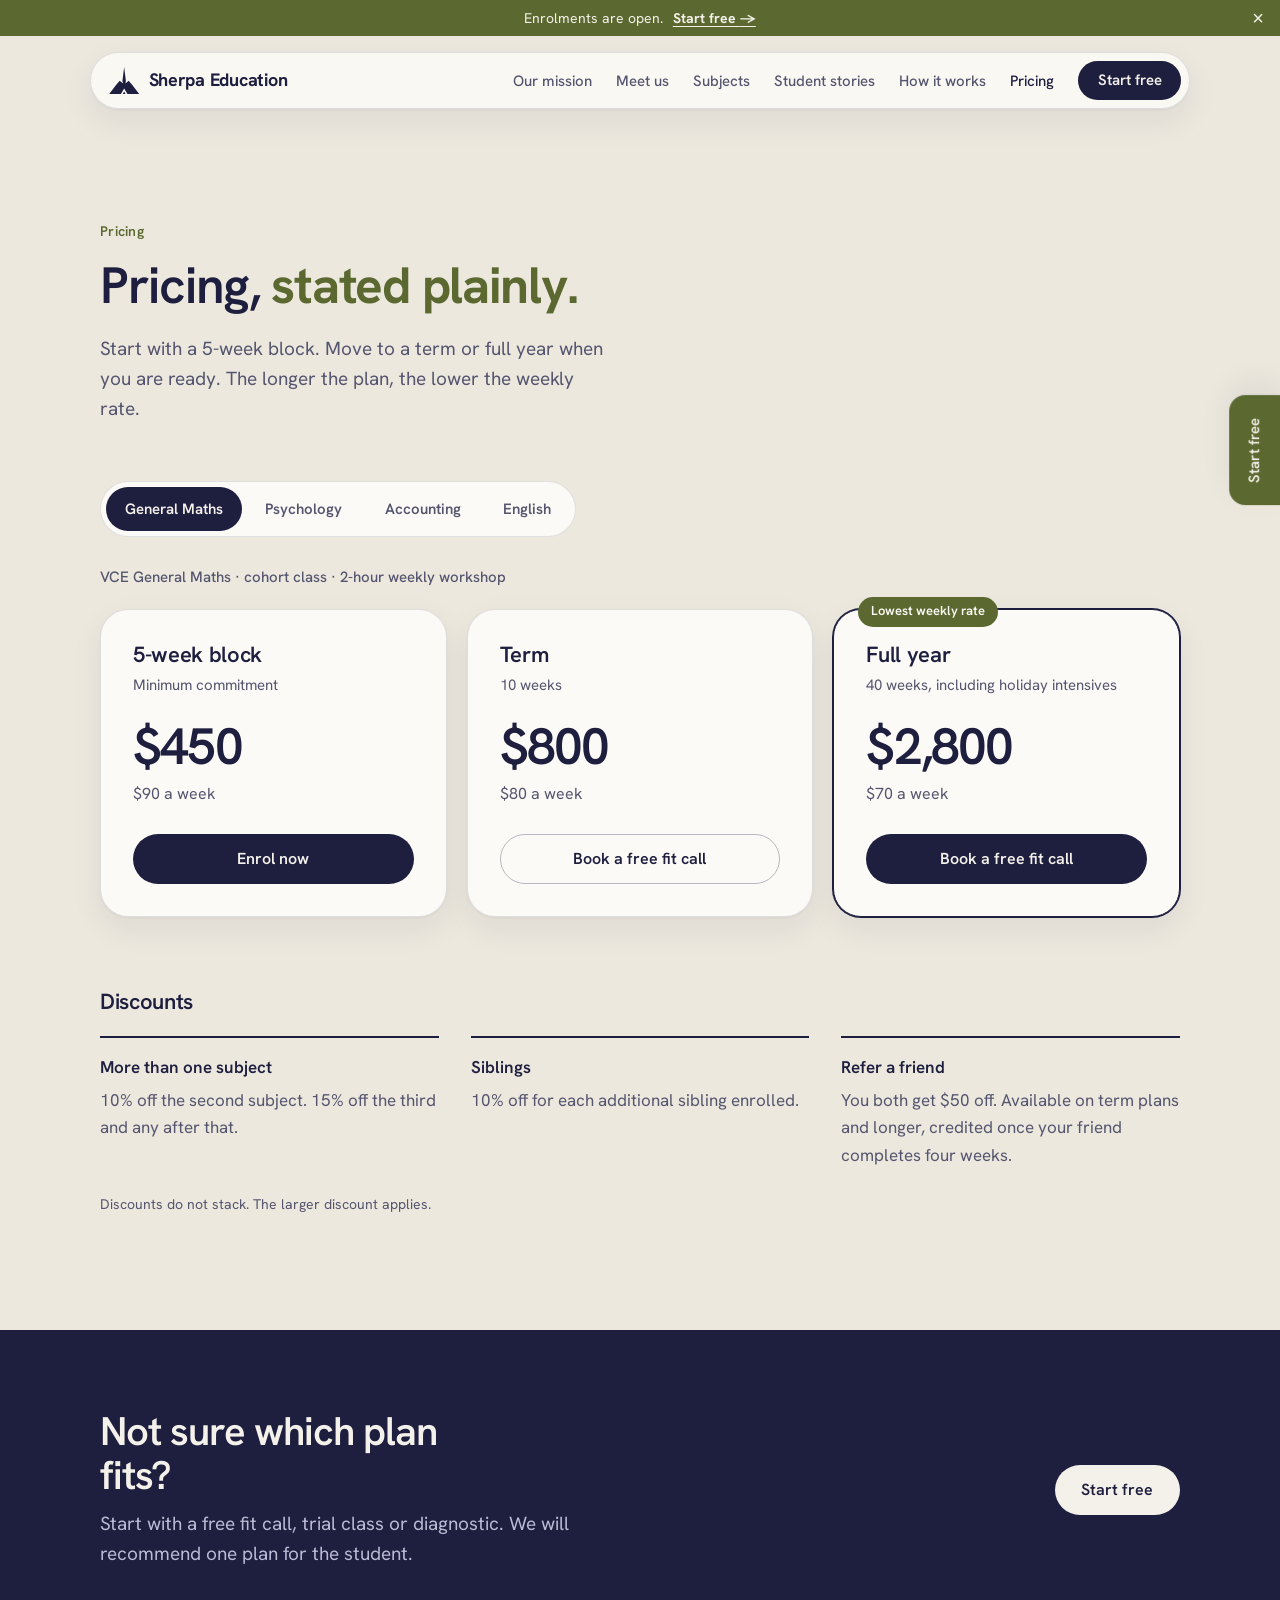
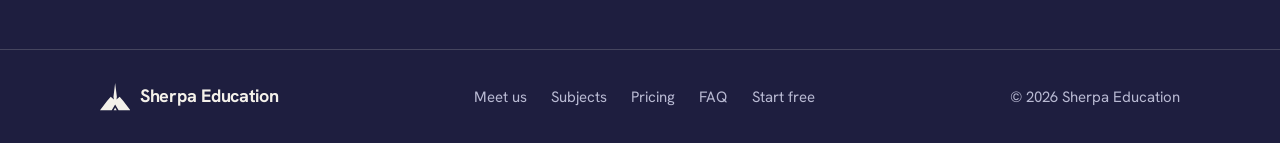
<file: pricing.html>
<!DOCTYPE html>
<html lang="en-AU">
<head>
<meta charset="UTF-8">
<meta name="viewport" content="width=device-width, initial-scale=1.0">
<title>Pricing | Sherpa Education</title>
<meta name="description" content="Open pricing for Sherpa Education VCE classes: 5-week blocks, terms and full-year plans, plus multi-subject, sibling and referral discounts.">
<link rel="icon" href="assets/logo-mark.svg" type="image/svg+xml">
<link rel="preconnect" href="https://fonts.googleapis.com">
<link rel="preconnect" href="https://fonts.gstatic.com" crossorigin>
<link href="https://fonts.googleapis.com/css2?family=Hanken+Grotesk:wght@400;500;600;700&display=swap" rel="stylesheet">
<link rel="stylesheet" href="css/style.css?v=8">
<script>document.documentElement.classList.add('js');try{if(sessionStorage.getItem('noNotice'))document.documentElement.classList.add('no-notice');}catch(e){}</script>
</head>
<body>

<!-- Logo mark, defined once and reused -->
<svg width="0" height="0" style="position:absolute" aria-hidden="true" focusable="false">
  <defs><path id="mark" fill="currentColor" d="M222 772 L360 588 L427 515 L487 565 L479 515 L511 251 L544 515 L536 565 L597 515 L663 588 L802 772 L577 772 L511 660 L446 772 Z M483 772 L511 719 L541 772 Z"/></defs>
</svg>

<a class="skip-link" href="#main">Skip to content</a>

<div class="notice" id="notice">
  <p>Enrolments are open. <a href="index.html#start">Start free <span aria-hidden="true">&rarr;</span></a></p>
  <button class="notice-close" id="noticeClose" type="button" aria-label="Dismiss announcement">&times;</button>
</div>

<header class="nav-wrap">
  <div class="nav">
    <a class="brand" href="index.html" aria-label="Sherpa Education home">
      <svg class="brand-mark" viewBox="222 251 580 521" aria-hidden="true"><use href="#mark"/></svg>
      <span class="brand-name">Sherpa Education</span>
    </a>
    <nav class="nav-links" aria-label="Primary">
      <a href="index.html#mission">Our mission</a>
      <a href="index.html#team">Meet us</a>
      <a href="index.html#subjects">Subjects</a>
      <a href="index.html#stories">Student stories</a>
      <a href="index.html#how">How it works</a>
      <a href="pricing.html" aria-current="page">Pricing</a>
    </nav>
    <a class="btn btn-primary btn-sm" href="index.html#start">Start free</a>
  </div>
</header>

<a class="float-cta" href="index.html#start">Start free</a>

<main id="main">

  <!-- PRICING -->
  <section class="section section-tint page-first" id="pricing">
    <div class="wrap">
      <div class="section-head" data-reveal>
        <p class="eyebrow">Pricing</p>
        <h2>Pricing, <em>stated plainly.</em></h2>
        <p class="lede">Start with a 5-week block. Move to a term or full year when you are ready. The longer the plan, the lower the weekly rate.</p>
      </div>

      <div class="tabs" role="tablist" aria-label="Choose a subject" data-reveal>
        <button class="tab" role="tab" id="tab-maths" aria-controls="panel-maths" aria-selected="true" type="button">General Maths</button>
        <button class="tab" role="tab" id="tab-psychology" aria-controls="panel-psychology" aria-selected="false" tabindex="-1" type="button">Psychology</button>
        <button class="tab" role="tab" id="tab-accounting" aria-controls="panel-accounting" aria-selected="false" tabindex="-1" type="button">Accounting</button>
        <button class="tab" role="tab" id="tab-english" aria-controls="panel-english" aria-selected="false" tabindex="-1" type="button">English</button>
      </div>

      <!-- TODO: point "Enrol now" buttons at the Stripe checkout for each subject -->

      <div class="panel" role="tabpanel" id="panel-maths" aria-labelledby="tab-maths">
        <p class="panel-note">VCE General Maths &middot; cohort class &middot; 2-hour weekly workshop</p>
        <div class="plans">
          <article class="plan card">
            <h3>5-week block</h3>
            <p class="plan-note">Minimum commitment</p>
            <p class="price">$450</p>
            <p class="per-week">$90 a week</p>
            <a class="btn btn-primary btn-block" href="index.html?subject=General%20Maths#book">Enrol now</a>
          </article>
          <article class="plan card">
            <h3>Term</h3>
            <p class="plan-note">10 weeks</p>
            <p class="price">$800</p>
            <p class="per-week">$80 a week</p>
            <a class="btn btn-ghost btn-block" href="index.html?subject=General%20Maths#book">Book a free fit call</a>
          </article>
          <article class="plan card plan-feature">
            <span class="plan-flag">Lowest weekly rate</span>
            <h3>Full year</h3>
            <p class="plan-note">40 weeks, including holiday intensives</p>
            <p class="price">$2,800</p>
            <p class="per-week">$70 a week</p>
            <a class="btn btn-primary btn-block" href="index.html?subject=General%20Maths#book">Book a free fit call</a>
          </article>
        </div>
      </div>


      <div class="panel" role="tabpanel" id="panel-psychology" aria-labelledby="tab-psychology" hidden>
        <p class="panel-note">VCE Psychology &middot; cohort class &middot; 2-hour weekly workshop</p>
        <div class="plans">
          <article class="plan card">
            <h3>5-week block</h3>
            <p class="plan-note">Minimum commitment</p>
            <p class="price">$450</p>
            <p class="per-week">$90 a week</p>
            <a class="btn btn-primary btn-block" href="index.html?subject=Psychology#book">Enrol now</a>
          </article>
          <article class="plan card">
            <h3>Term</h3>
            <p class="plan-note">10 weeks</p>
            <p class="price">$800</p>
            <p class="per-week">$80 a week</p>
            <a class="btn btn-ghost btn-block" href="index.html?subject=Psychology#book">Book a free fit call</a>
          </article>
          <article class="plan card plan-feature">
            <span class="plan-flag">Lowest weekly rate</span>
            <h3>Full year</h3>
            <p class="plan-note">40 weeks, including holiday intensives</p>
            <p class="price">$2,800</p>
            <p class="per-week">$70 a week</p>
            <a class="btn btn-primary btn-block" href="index.html?subject=Psychology#book">Book a free fit call</a>
          </article>
        </div>
      </div>


      <div class="panel" role="tabpanel" id="panel-accounting" aria-labelledby="tab-accounting" hidden>
        <p class="panel-note">VCE Accounting &middot; cohort class &middot; 2-hour weekly workshop</p>
        <div class="plans">
          <article class="plan card">
            <h3>5-week block</h3>
            <p class="plan-note">Minimum commitment</p>
            <p class="price">$450</p>
            <p class="per-week">$90 a week</p>
            <a class="btn btn-primary btn-block" href="index.html?subject=Accounting#book">Enrol now</a>
          </article>
          <article class="plan card">
            <h3>Term</h3>
            <p class="plan-note">10 weeks</p>
            <p class="price">$800</p>
            <p class="per-week">$80 a week</p>
            <a class="btn btn-ghost btn-block" href="index.html?subject=Accounting#book">Book a free fit call</a>
          </article>
          <article class="plan card plan-feature">
            <span class="plan-flag">Lowest weekly rate</span>
            <h3>Full year</h3>
            <p class="plan-note">40 weeks, including holiday intensives</p>
            <p class="price">$2,800</p>
            <p class="per-week">$70 a week</p>
            <a class="btn btn-primary btn-block" href="index.html?subject=Accounting#book">Book a free fit call</a>
          </article>
        </div>
      </div>


      <div class="panel" role="tabpanel" id="panel-english" aria-labelledby="tab-english" hidden>
        <p class="panel-note">VCE English &middot; small group capped at 6 &middot; 90-minute weekly class</p>
        <div class="plans">
          <article class="plan card">
            <h3>5-week block</h3>
            <p class="plan-note">Minimum commitment</p>
            <p class="price">$450</p>
            <p class="per-week">$90 a week</p>
            <a class="btn btn-primary btn-block" href="index.html?subject=English#book">Enrol now</a>
          </article>
          <article class="plan card">
            <h3>Term</h3>
            <p class="plan-note">10 weeks</p>
            <p class="price">$800</p>
            <p class="per-week">$80 a week</p>
            <a class="btn btn-ghost btn-block" href="index.html?subject=English#book">Book a free fit call</a>
          </article>
          <article class="plan card plan-feature">
            <span class="plan-flag">Lowest weekly rate</span>
            <h3>Full year</h3>
            <p class="plan-note">40 weeks, including holiday intensives</p>
            <p class="price">$2,750</p>
            <p class="per-week">About $69 a week</p>
            <a class="btn btn-primary btn-block" href="index.html?subject=English#book">Book a free fit call</a>
          </article>
        </div>
      </div>

      <div class="discounts" data-reveal>
        <h3>Discounts</h3>
        <div class="discount-grid">
          <div class="discount">
            <h4>More than one subject</h4>
            <p>10% off the second subject. 15% off the third and any after that.</p>
          </div>
          <div class="discount">
            <h4>Siblings</h4>
            <p>10% off for each additional sibling enrolled.</p>
          </div>
          <div class="discount">
            <h4>Refer a friend</h4>
            <p>You both get $50 off. Available on term plans and longer, credited once your friend completes four weeks.</p>
          </div>
        </div>
        <p class="fine">Discounts do not stack. The larger discount applies.</p>
      </div>
    </div>
  </section>

  <!-- CTA -->
  <section class="book cta-band">
    <div class="wrap cta-inner">
      <div>
        <h2>Not sure which plan fits?</h2>
        <p class="lede">Start with a free fit call, trial class or diagnostic. We will recommend one plan for the student.</p>
      </div>
      <a class="btn btn-primary" href="index.html#start">Start free</a>
    </div>
  </section>

</main>

<footer class="site-footer">
  <!-- TODO: add ABN and contact details once confirmed -->
  <div class="wrap footer-bar">
    <a class="brand" href="index.html" aria-label="Back to top">
      <svg class="brand-mark" viewBox="222 251 580 521" aria-hidden="true"><use href="#mark"/></svg>
      <span class="brand-name">Sherpa Education</span>
    </a>
    <nav class="footer-links" aria-label="Footer">
      <a href="index.html#team">Meet us</a>
      <a href="index.html#subjects">Subjects</a>
      <a href="pricing.html">Pricing</a>
      <a href="index.html#faq">FAQ</a>
      <a href="index.html#start">Start free</a>
    </nav>
    <p>&copy; 2026 Sherpa Education</p>
  </div>
</footer>

<script src="js/main.js?v=6"></script>
</body>
</html>
</file>
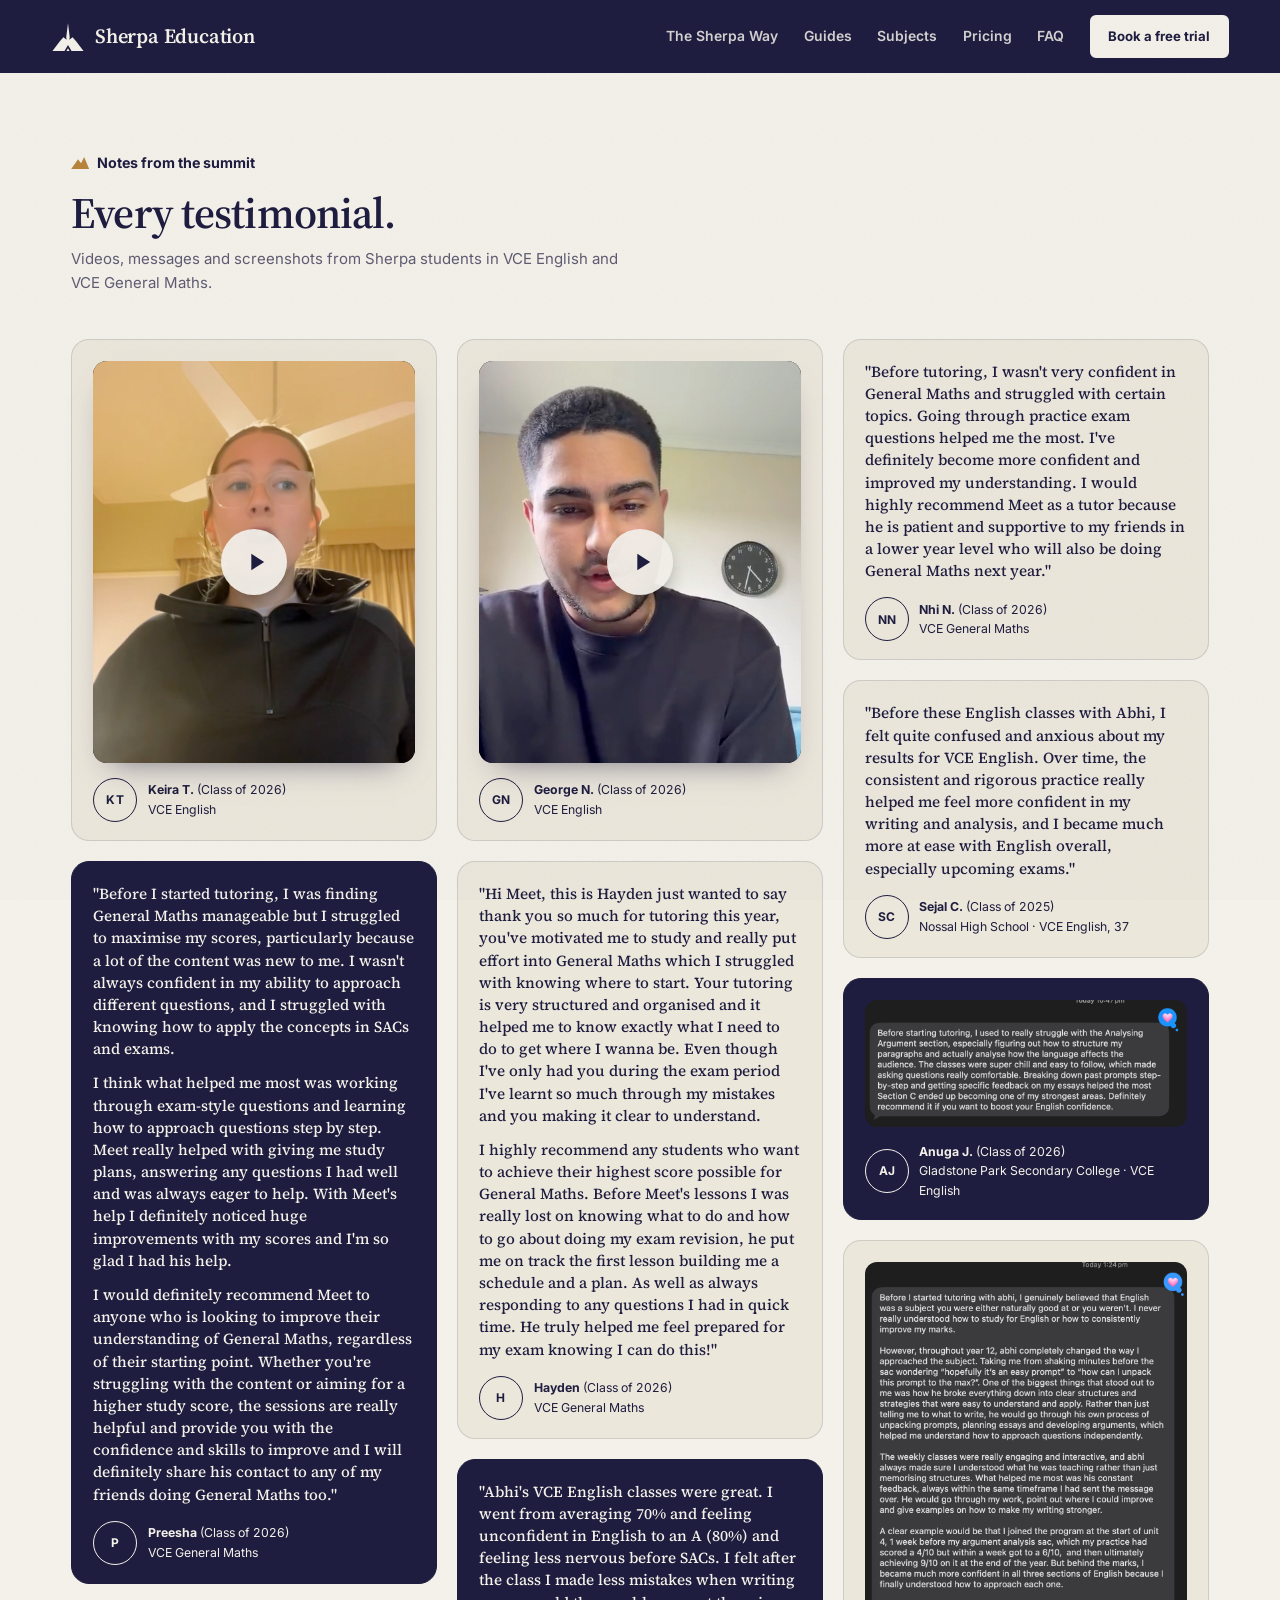
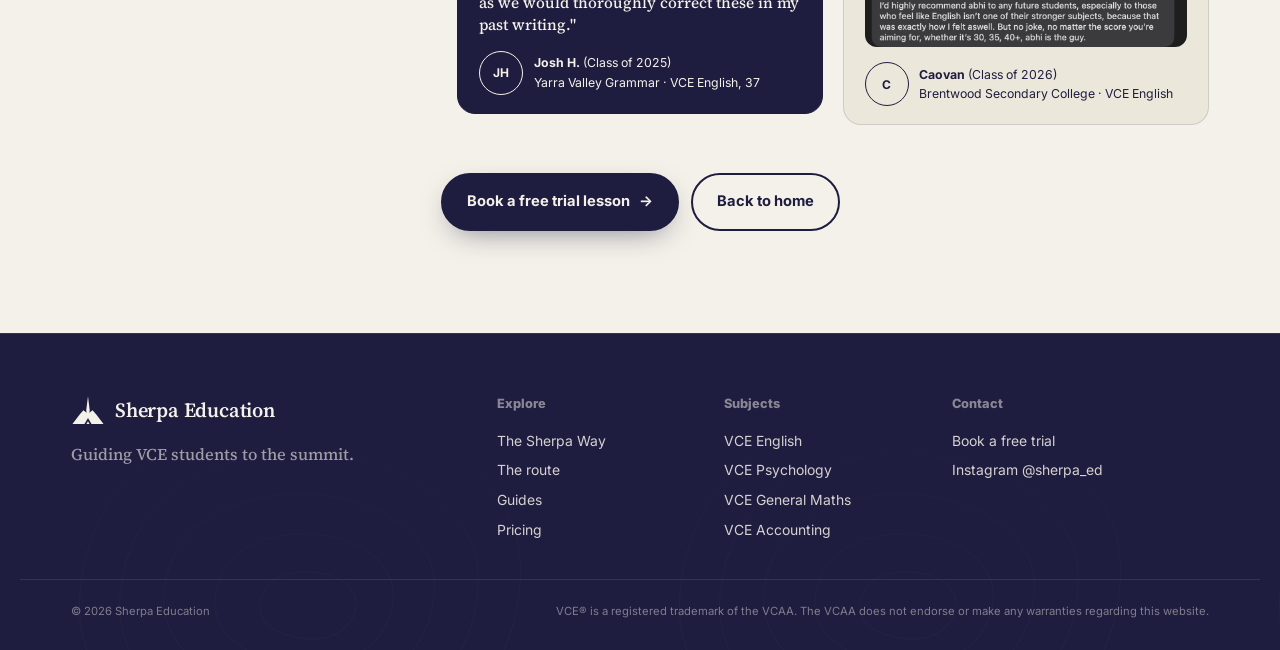
<file: testimonials.html>
<!doctype html>
<html lang="en-AU">
<head>
  <meta charset="utf-8" />
  <meta name="viewport" content="width=device-width, initial-scale=1" />
  <title>Testimonials | Sherpa Education</title>
  <meta name="description" content="Videos, messages and screenshots from Sherpa Education students in VCE English and VCE General Maths." />
  <link rel="preconnect" href="https://fonts.googleapis.com" />
  <link rel="preconnect" href="https://fonts.gstatic.com" crossorigin />
  <link href="https://fonts.googleapis.com/css2?family=Source+Serif+4:opsz,wght@8..60,500;8..60,600;8..60,700&family=Inter:ital,wght@0,400;0,500;0,600;0,700;0,800&display=swap" rel="stylesheet" />
  <link rel="stylesheet" href="styles.css?v=36" />
  <link rel="icon" href="data:image/svg+xml,%3Csvg xmlns='http://www.w3.org/2000/svg' viewBox='0 0 1024 1024'%3E%3Ccircle cx='512' cy='512' r='512' fill='%23F4F1EA'/%3E%3Cpath fill='%231F1D3F' fill-rule='evenodd' d='M512 252L544 515L536 563L597 515L663 588L802 772L578 772L512 660L446 772L222 772L360 588L427 515L487 563L479 515ZM482 772L512 719L541 772Z'/%3E%3C/svg%3E" />
</head>
<body>

<svg width="0" height="0" style="position:absolute" aria-hidden="true">
  <symbol id="mark" viewBox="200 230 624 560">
    <path fill-rule="evenodd" d="M512 252L544 515L536 563L597 515L663 588L802 772L578 772L512 660L446 772L222 772L360 588L427 515L487 563L479 515ZM482 772L512 719L541 772Z" />
  </symbol>
</svg>

<header class="nav" id="nav">
  <a href="index.html" class="brand" aria-label="Sherpa Education home">
    <svg class="brand__mark"><use href="#mark" /></svg>
    <span class="brand__name">Sherpa Education</span>
  </a>
  <nav class="nav__links" id="navLinks">
    <a href="index.html#way">The Sherpa Way</a>
    <a href="index.html#guides">Guides</a>
    <a href="index.html#subjects">Subjects</a>
    <a href="index.html#pricing">Pricing</a>
    <a href="index.html#faq">FAQ</a>
    <a href="index.html#enquire" class="btn btn--solid btn--sm nav__cta">Book a free trial</a>
  </nav>
  <button class="nav__toggle" id="navToggle" aria-label="Open menu" aria-expanded="false"><span></span><span></span></button>
</header>

<main id="top" class="tpage">
  <div class="wrap">
    <div class="section-head">
      <p class="kicker">Notes from the summit</p>
      <h2>Every testimonial.</h2>
      <p class="section-head__sub">Videos, messages and screenshots from Sherpa students in VCE English and VCE General Maths.</p>
    </div>

    <div class="tgrid">
      <figure class="tcard tcard--video" id="keira">
        <div class="vid"><video playsinline preload="none" poster="assets/testimonials/video/keira-t-poster.jpg"><source src="assets/testimonials/video/keira-t.mp4" type="video/mp4" /></video><button class="vid__play" type="button" aria-label="Play Keira's video"><svg viewBox="0 0 24 24"><path d="M8 5v14l11-7z"/></svg></button></div>
        <figcaption><span class="avatar avatar--init">KT</span><span><b>Keira T.</b> (Class of 2026)<br/>VCE English</span></figcaption>
      </figure>
      <figure class="tcard" id="preesha">
        <blockquote>
          <p>"Before I started tutoring, I was finding General Maths manageable but I struggled to maximise my scores, particularly because a lot of the content was new to me. I wasn't always confident in my ability to approach different questions, and I struggled with knowing how to apply the concepts in SACs and exams.</p>
          <p>I think what helped me most was working through exam-style questions and learning how to approach questions step by step. Meet really helped with giving me study plans, answering any questions I had well and was always eager to help. With Meet's help I definitely noticed huge improvements with my scores and I'm so glad I had his help.</p>
          <p>I would definitely recommend Meet to anyone who is looking to improve their understanding of General Maths, regardless of their starting point. Whether you're struggling with the content or aiming for a higher study score, the sessions are really helpful and provide you with the confidence and skills to improve and I will definitely share his contact to any of my friends doing General Maths too."</p>
        </blockquote>
        <figcaption><span class="avatar avatar--init">P</span><span><b>Preesha</b> (Class of 2026)<br/>VCE General Maths</span></figcaption>
      </figure>
      <figure class="tcard tcard--video" id="george">
        <div class="vid"><video playsinline preload="none" poster="assets/testimonials/video/student-video-2-poster.jpg"><source src="assets/testimonials/video/student-video-2.mp4" type="video/mp4" /></video><button class="vid__play" type="button" aria-label="Play George's video"><svg viewBox="0 0 24 24"><path d="M8 5v14l11-7z"/></svg></button></div>
        <figcaption><span class="avatar avatar--init">GN</span><span><b>George N.</b> (Class of 2026)<br/>VCE English</span></figcaption>
      </figure>
      <figure class="tcard" id="hayden">
        <blockquote>
          <p>"Hi Meet, this is Hayden just wanted to say thank you so much for tutoring this year, you've motivated me to study and really put effort into General Maths which I struggled with knowing where to start. Your tutoring is very structured and organised and it helped me to know exactly what I need to do to get where I wanna be. Even though I've only had you during the exam period I've learnt so much through my mistakes and you making it clear to understand.</p>
          <p>I highly recommend any students who want to achieve their highest score possible for General Maths. Before Meet's lessons I was really lost on knowing what to do and how to go about doing my exam revision, he put me on track the first lesson building me a schedule and a plan. As well as always responding to any questions I had in quick time. He truly helped me feel prepared for my exam knowing I can do this!"</p>
        </blockquote>
        <figcaption><span class="avatar avatar--init">H</span><span><b>Hayden</b> (Class of 2026)<br/>VCE General Maths</span></figcaption>
      </figure>
      <figure class="tcard" id="josh">
        <blockquote><p>"Abhi's VCE English classes were great. I went from averaging 70% and feeling unconfident in English to an A (80%) and feeling less nervous before SACs. I felt after the class I made less mistakes when writing as we would thoroughly correct these in my past writing."</p></blockquote>
        <figcaption><span class="avatar avatar--init">JH</span><span><b>Josh H.</b> (Class of 2025)<br/>Yarra Valley Grammar · VCE English, 37</span></figcaption>
      </figure>
      <figure class="tcard" id="nhi">
        <blockquote><p>"Before tutoring, I wasn't very confident in General Maths and struggled with certain topics. Going through practice exam questions helped me the most. I've definitely become more confident and improved my understanding. I would highly recommend Meet as a tutor because he is patient and supportive to my friends in a lower year level who will also be doing General Maths next year."</p></blockquote>
        <figcaption><span class="avatar avatar--init">NN</span><span><b>Nhi N.</b> (Class of 2026)<br/>VCE General Maths</span></figcaption>
      </figure>
      <figure class="tcard" id="sejal">
        <blockquote><p>"Before these English classes with Abhi, I felt quite confused and anxious about my results for VCE English. Over time, the consistent and rigorous practice really helped me feel more confident in my writing and analysis, and I became much more at ease with English overall, especially upcoming exams."</p></blockquote>
        <figcaption><span class="avatar avatar--init">SC</span><span><b>Sejal C.</b> (Class of 2025)<br/>Nossal High School · VCE English, 37</span></figcaption>
      </figure>
      <figure class="tcard" id="anuga">
        <a class="shot" href="assets/testimonials/anuga-message.png" target="_blank" rel="noopener" aria-label="Open Anuga's full message"><img src="assets/testimonials/anuga-message.png" alt="Message from Anuga: he used to struggle with the Analysing Argument section, the classes were easy to follow and comfortable for asking questions, and with step-by-step prompt breakdowns and specific essay feedback Section C became one of his strongest areas." loading="lazy" /></a>
        <figcaption><span class="avatar avatar--init">AJ</span><span><b>Anuga J.</b> (Class of 2026)<br/>Gladstone Park Secondary College · VCE English</span></figcaption>
      </figure>
      <figure class="tcard" id="caovan">
        <a class="shot" href="assets/testimonials/caovan-message.png" target="_blank" rel="noopener" aria-label="Open Caovan's full message"><img src="assets/testimonials/caovan-message.png" alt="Message from Caovan: Abhi changed how they approached VCE English, taking their argument analysis SAC from 4/10 to 9/10, and they'd recommend him to anyone, whatever score they're aiming for." loading="lazy" /></a>
        <figcaption><span class="avatar avatar--init">C</span><span><b>Caovan</b> (Class of 2026)<br/>Brentwood Secondary College · VCE English</span></figcaption>
      </figure>
    </div>

    <div class="tpage__cta">
      <a href="index.html#enquire" class="btn btn--solid">Book a free trial lesson <span class="arrow">&rarr;</span></a>
      <a href="index.html#voices" class="btn btn--ghost">Back to home</a>
    </div>
  </div>
</main>

<footer class="footer">
  <div class="footer__topo" aria-hidden="true"></div>
  <div class="wrap footer__grid">
    <div>
      <a href="index.html" class="brand brand--light"><svg class="brand__mark"><use href="#mark" /></svg><span class="brand__name">Sherpa Education</span></a>
      <p class="footer__tag">Guiding VCE students to the summit.</p>
    </div>
    <div><h4>Explore</h4><a href="index.html#way">The Sherpa Way</a><a href="index.html#route">The route</a><a href="index.html#guides">Guides</a><a href="index.html#pricing">Pricing</a></div>
    <div><h4>Subjects</h4><a href="index.html#subjects">VCE English</a><a href="index.html#subjects">VCE Psychology</a><a href="index.html#subjects">VCE General Maths</a><a href="index.html#subjects">VCE Accounting</a></div>
    <div><h4>Contact</h4><a href="index.html#enquire">Book a free trial</a><a href="https://www.instagram.com/sherpa_ed/" target="_blank" rel="noopener">Instagram @sherpa_ed</a></div>
  </div>
  <div class="wrap footer__base">
    <span>&copy; <span id="yr"></span> Sherpa Education</span>
    <span>VCE&reg; is a registered trademark of the VCAA. The VCAA does not endorse or make any warranties regarding this website.</span>
  </div>
</footer>

<script src="video-cards.js?v=2"></script>
<script>
  (() => {
    document.getElementById('yr').textContent = new Date().getFullYear();
    const nav = document.getElementById('nav'), toggle = document.getElementById('navToggle');
    toggle.addEventListener('click', () => {
      const open = nav.classList.toggle('is-open');
      toggle.setAttribute('aria-expanded', open);
      document.body.style.overflow = open ? 'hidden' : '';
    });
    // arriving from a "See the rest of the message" link: bring that card into view
    const goToCard = () => {
      const id = decodeURIComponent(location.hash.slice(1));
      const card = id && document.getElementById(id);
      if (card) card.scrollIntoView({ behavior: 'instant', block: 'start' });
    };
    if (document.readyState === 'complete') goToCard(); else addEventListener('load', goToCard);
    addEventListener('hashchange', goToCard);
  })();
</script>
</body>
</html>
</file>
<file: styles.css>
/* ============================================================
   Sherpa Education · styles
   Navy ink on cream paper (from the logo), one warm flag accent.
   Type: Fraunces (bold display serif) + Manrope (body).
   ============================================================ */
:root {
  --cream: #F4F1EA;
  --cream-2: #ECE7DB;
  --cream-3: #E2DBCB;
  --navy: #1F1D3F;
  --navy-2: #2A2852;
  --navy-3: #3B3970;
  --ink-soft: rgba(31, 29, 63, .7);
  --ink-faint: rgba(31, 29, 63, .45);
  --line: rgba(31, 29, 63, .14);
  --accent: #B9853C;
  --serif: "Fraunces", Georgia, serif;
  --sans: "Manrope", system-ui, sans-serif;
  --ease: cubic-bezier(.2, .7, .1, 1);
  --gutter: clamp(16px, 4vw, 56px);
}

*, *::before, *::after { box-sizing: border-box; }
html { scroll-behavior: smooth; scroll-padding-top: 80px; }
body {
  margin: 0; background: var(--cream); color: var(--navy);
  font-family: var(--sans); font-size: 17px; line-height: 1.6;
  -webkit-font-smoothing: antialiased; overflow-x: hidden;
}
body::after {
  content: ""; position: fixed; inset: 0; pointer-events: none; z-index: 100; opacity: .35; mix-blend-mode: multiply;
  background-image: url("data:image/svg+xml,%3Csvg xmlns='http://www.w3.org/2000/svg' width='160' height='160'%3E%3Cfilter id='n'%3E%3CfeTurbulence type='fractalNoise' baseFrequency='.9' numOctaves='2' stitchTiles='stitch'/%3E%3CfeColorMatrix values='0 0 0 0 .12 0 0 0 0 .11 0 0 0 0 .25 0 0 0 .09 0'/%3E%3C/filter%3E%3Crect width='100%25' height='100%25' filter='url(%23n)'/%3E%3C/svg%3E");
}
img, svg { display: block; }
a { color: inherit; }
h1, h2, h3 { font-family: var(--serif); font-weight: 650; line-height: 1.02; margin: 0; letter-spacing: -.025em; font-variation-settings: "opsz" 144; }
h2 { font-size: clamp(2.2rem, 5vw, 4rem); }
h3 { font-size: 1.5rem; font-weight: 600; letter-spacing: -.015em; font-variation-settings: "opsz" 40; }
p { margin: 0; }
.wrap { max-width: 1240px; margin: 0 auto; padding: 0 var(--gutter); }
section { position: relative; }

/* small label above headings: a little peak + plain bold text */
.kicker { display: inline-flex; align-items: center; gap: .55rem; font-weight: 700; font-size: .95rem; color: var(--navy); margin-bottom: 1.1rem; }
.kicker::before { content: ""; width: 18px; height: 12px; background: var(--accent); clip-path: polygon(0 100%, 38% 20%, 55% 52%, 72% 0, 100% 100%); }
.kicker--light { color: var(--cream); }

.section-head { max-width: 760px; margin-bottom: clamp(44px, 6vw, 80px); }
.section-head__sub { margin-top: 1.2rem; color: var(--ink-soft); font-size: 1.1rem; max-width: 560px; }
.section-head__sub a { font-weight: 700; }
.section-head--light, .section-head--light .section-head__sub { color: var(--cream); }
.section-head--light .section-head__sub { opacity: .75; }

/* ---------- buttons ---------- */
.btn {
  --bg: transparent; --fg: var(--navy);
  display: inline-flex; align-items: center; justify-content: center; gap: .6rem;
  padding: 1rem 1.6rem; border-radius: 99px; font-weight: 700; font-size: .98rem; text-decoration: none;
  background: var(--bg); color: var(--fg); border: 2px solid var(--navy); cursor: pointer; font-family: var(--sans);
  transition: transform .35s var(--ease), background .3s, color .3s, box-shadow .3s;
}
.btn--solid { --bg: var(--navy); --fg: var(--cream); box-shadow: 0 10px 30px -12px rgba(31, 29, 63, .6); }
.btn--solid:hover { --bg: var(--navy-2); }
.btn--ghost:hover { --bg: var(--navy); --fg: var(--cream); }
.btn--cream { --bg: var(--cream); --fg: var(--navy); border-color: var(--cream); }
.btn--cream:hover { --bg: #fff; }
.btn--sm { padding: .6rem 1.1rem; font-size: .88rem; }
.btn--block { width: 100%; }
.btn .arrow { display: inline-block; transition: transform .35s var(--ease); }
.btn:hover .arrow { transform: translateY(-3px); }
.round { width: 52px; height: 52px; border-radius: 50%; border: 2px solid var(--navy); background: transparent; color: var(--navy); font-size: 1.2rem; cursor: pointer; transition: background .3s, color .3s; }
.round:hover { background: var(--navy); color: var(--cream); }

/* ---------- top bar & nav ---------- */
.topbar { background: var(--navy); color: var(--cream); font-size: .85rem; text-align: center; padding: .55rem var(--gutter); display: flex; gap: .6rem; justify-content: center; flex-wrap: wrap; }
.topbar a { color: var(--cream); font-weight: 700; text-underline-offset: 3px; }

.nav { position: sticky; top: 0; z-index: 50; display: flex; align-items: center; justify-content: space-between; padding: 1rem var(--gutter); transition: background .3s, box-shadow .3s, padding .3s; }
.nav.is-scrolled { background: rgba(244, 241, 234, .9); backdrop-filter: blur(14px); -webkit-backdrop-filter: blur(14px); box-shadow: 0 1px 0 var(--line); padding-top: .7rem; padding-bottom: .7rem; }
.brand { display: flex; align-items: center; gap: .65rem; text-decoration: none; }
.brand__mark { width: 34px; height: 30px; fill: var(--navy); }
.brand__name { font-family: var(--serif); font-weight: 650; font-size: 1.35rem; letter-spacing: -.02em; font-variation-settings: "opsz" 48; white-space: nowrap; }
.brand--light .brand__mark { fill: var(--cream); }
.nav__links { display: flex; align-items: center; gap: 1.7rem; }
.nav__links a:not(.btn) { text-decoration: none; font-size: .93rem; font-weight: 600; position: relative; }
.nav__links a:not(.btn)::after { content: ""; position: absolute; left: 0; right: 0; bottom: -4px; height: 2px; background: currentColor; transform: scaleX(0); transform-origin: right; transition: transform .35s var(--ease); }
.nav__links a:not(.btn):hover::after { transform: scaleX(1); transform-origin: left; }
.nav__toggle { display: none; width: 44px; height: 44px; border: 2px solid var(--navy); background: transparent; border-radius: 50%; cursor: pointer; position: relative; }
.nav__toggle span { position: absolute; left: 12px; right: 12px; height: 2px; background: var(--navy); transition: transform .3s var(--ease); }
.nav__toggle span:first-child { top: 16px; } .nav__toggle span:last-child { top: 24px; }
.nav__toggle[aria-expanded="true"] span:first-child { transform: translateY(4px) rotate(45deg); }
.nav__toggle[aria-expanded="true"] span:last-child { transform: translateY(-4px) rotate(-45deg); }

/* ---------- hero ---------- */
.hero { min-height: calc(100vh - 40px); min-height: calc(100svh - 40px); display: flex; flex-direction: column; overflow: hidden; margin-top: -76px; padding-top: 76px; }
.hero__topo, .footer__topo {
  position: absolute; inset: 0; opacity: .5; pointer-events: none;
  background-image: url("data:image/svg+xml,%3Csvg xmlns='http://www.w3.org/2000/svg' width='600' height='600' viewBox='0 0 600 600' fill='none' stroke='%231F1D3F' stroke-opacity='.09' stroke-width='1'%3E%3Cpath d='M300 80c120 0 230 60 220 170s-80 160-200 170S70 380 80 260 180 80 300 80z'/%3E%3Cpath d='M300 120c95 0 185 50 178 135s-65 128-160 135S112 360 120 262s85-142 180-142z'/%3E%3Cpath d='M302 160c70 0 138 38 132 100s-50 95-118 100-158-30-152-100 68-100 138-100z'/%3E%3Cpath d='M305 200c48 0 92 26 88 66s-34 62-78 65-104-20-100-66 42-65 90-65z'/%3E%3Cpath d='M308 238c26 0 50 14 48 34s-20 32-42 33-56-10-54-34 22-33 48-33z'/%3E%3Cpath d='M-40 560c120-40 200 30 320 0s200-90 360-40'/%3E%3Cpath d='M-40 600c130-30 210 40 330 10s210-80 350-40'/%3E%3Cpath d='M-40 20c110 30 190-20 300 0s190 60 380 10'/%3E%3C/svg%3E");
  background-size: 600px; mask-image: linear-gradient(to bottom, #000 0%, transparent 70%);
}
.hero__inner { position: relative; z-index: 2; padding: clamp(28px, 6vh, 90px) var(--gutter) 0; max-width: 1240px; width: 100%; margin: 0 auto; }
.hero__title { font-size: clamp(3rem, min(9vw, 12.5vh), 9rem); font-weight: 700; line-height: .92; letter-spacing: -.045em; margin-bottom: 1.8rem; }
.hero__title .line { display: block; overflow: hidden; padding-bottom: .08em; }
.hero__title .line > span { display: inline-block; transform: translateY(110%); animation: rise 1.1s var(--ease) forwards; }
.hero__title .line:nth-child(2) > span { animation-delay: .12s; }
.hero__title .line:nth-child(3) > span { animation-delay: .24s; }
.hero__title u { text-decoration: none; position: relative; }
.hero__title u::after { content: ""; position: absolute; left: 0; right: 0; bottom: .04em; height: .07em; background: var(--accent); transform: scaleX(0); transform-origin: left; animation: draw 1s var(--ease) 1.2s forwards; }
@keyframes rise { to { transform: none; } }
@keyframes draw { to { transform: scaleX(1); } }
.hero__sub { max-width: 520px; font-size: 1.12rem; color: var(--ink-soft); margin-bottom: 1.8rem; }
.hero__ctas { display: flex; gap: .8rem; flex-wrap: wrap; }
.hero__range { position: absolute; left: 0; right: 0; bottom: 0; width: 100%; height: clamp(300px, 74vh, 780px); z-index: 1; pointer-events: none; }
.layer--far path { fill: var(--navy); opacity: .1; }
.layer--mid path { fill: var(--navy); opacity: .22; }
.range-front { fill: var(--navy); }
.facet { transform-box: fill-box; transform-origin: 50% 100%; }
.intro-on:not(.ready) .facet, .intro-on:not(.ready) .layer--far path, .intro-on:not(.ready) .layer--mid path { opacity: 0; }


/* paper-cut scene (not used currently) */
.hero__range .paper { filter: url(#cut); transform-box: fill-box; transform-origin: 50% 100%; }
.hero__range .sun { fill: var(--accent); transform-origin: 50% 50%; }
.hero__range .cloud { fill: #F7F4EC; filter: url(#cutDown); transform-origin: 50% 50%; }
.hero__range .snow { filter: url(#cutDown); transform-origin: 50% 0; }
.hero__range .tree { fill: #16152E; filter: none; }
.hero__range .crease { fill: none; stroke: rgba(244, 241, 234, .12); stroke-width: 1.5; stroke-linecap: round; }
.drift { animation: drift 14s ease-in-out infinite alternate; }
.drift--b { animation-duration: 18s; animation-delay: -6s; }
@keyframes drift { to { transform: translateX(34px); } }

/* opening sequence */
.intro { display: none; }
.intro-on .intro { display: flex; position: fixed; inset: 0; z-index: 200; background: var(--navy); color: var(--cream); align-items: center; justify-content: center; transition: transform 1.2s cubic-bezier(.76,0,.24,1); animation: introKill 0s 6s forwards; }
.intro::before { content: ""; position: absolute; left: 0; right: 0; bottom: 100%; height: 150px; background: var(--navy); clip-path: polygon(0 100%, 0 62%, 9% 40%, 17% 58%, 27% 18%, 36% 50%, 44% 34%, 53% 70%, 62% 8%, 71% 46%, 79% 30%, 88% 62%, 95% 44%, 100% 56%, 100% 100%); }
.intro.is-out { transform: translateY(calc(100% + 160px)); }
@keyframes introKill { to { visibility: hidden; } }
.intro__inner { display: flex; flex-direction: column; align-items: center; gap: 1.2rem; transition: opacity .4s, transform .6s var(--ease); }
.intro.is-out .intro__inner { opacity: 0; transform: translateY(-20px); }
.intro__mark { width: 110px; height: 98px; color: var(--cream); overflow: visible; }
.intro__mark path { fill: currentColor; fill-opacity: 0; stroke: currentColor; stroke-width: 6; stroke-dasharray: 1; stroke-dashoffset: 1; animation: markDraw 1.3s cubic-bezier(.6,0,.3,1) .15s forwards, markFill .5s ease 1.25s forwards; }
@keyframes markDraw { to { stroke-dashoffset: 0; } }
@keyframes markFill { to { fill-opacity: 1; } }
.intro__word { font-family: var(--serif); font-weight: 700; font-size: clamp(2rem, 6vw, 3.6rem); letter-spacing: -.03em; overflow: hidden; display: flex; padding-bottom: .1em; }
.intro__word span { display: inline-block; transform: translateY(110%); animation: rise .8s var(--ease) forwards; animation-delay: calc(.7s + var(--d)); }
.intro__est { display: flex; align-items: center; gap: .9rem; margin-top: -.5rem; font-family: var(--serif); font-weight: 600; font-size: .95rem; letter-spacing: .08em; color: var(--accent); opacity: 0; animation: fadeUp .7s var(--ease) 1.25s forwards; }
.intro__est::before, .intro__est::after { content: ""; width: 34px; height: 1px; background: currentColor; opacity: .7; }
.intro__tag { font-weight: 600; font-size: .95rem; opacity: 0; color: rgba(244, 241, 234, .7); animation: fadeUp .7s var(--ease) 1.4s forwards; }
@keyframes fadeUp { from { opacity: 0; transform: translateY(8px); } to { opacity: 1; transform: none; } }
.intro__fly { position: fixed; z-index: 210; margin: 0; transform-origin: 0 0; pointer-events: none; }
.intro__fly path { fill: currentColor; fill-opacity: 1; stroke: none; animation: none; }

/* hold the hero until the intro hands over */
.intro-on:not(.ready) body { overflow: hidden; }
.intro-on:not(.ready) .hero__title .line > span,
.intro-on:not(.ready) .hero__title u::after { animation-play-state: paused; }
.intro-on:not(.ready) .hero .reveal { opacity: 0 !important; transform: translateY(28px) !important; }
.intro-on:not(.ready) .hero__range .paper, .intro-on:not(.ready) .hero__range .crease { opacity: 0; }
.intro-on:not(.mark-landed) .nav .brand__mark { opacity: 0; }
.snow { fill: var(--cream); opacity: .9; }
.route-line { fill: none; stroke: var(--cream); stroke-width: 2; stroke-dasharray: 2 9; stroke-linecap: round; opacity: .55; }
.rope { stroke: var(--accent); stroke-width: 2; }
.climber--guide { fill: var(--accent); stroke: var(--cream); stroke-width: 2.5; }
.climber--student { fill: var(--cream); stroke: var(--navy); stroke-width: 2.5; }
.flag-pole { stroke: var(--navy); stroke-width: 2.5; }
.flag { fill: var(--accent); }
.flags { opacity: 0; transform-origin: 1040px 104px; transform: scaleY(0); transition: opacity .4s, transform .6s var(--ease); }
.flags.is-up { opacity: 1; transform: none; }
.flags.is-up .flag { animation: wave 2.4s ease-in-out infinite; transform-origin: 1040px 68px; }
@keyframes wave { 50% { transform: skewY(-8deg) scaleX(.9); } }
.hero__legend, .hero__scroll { position: absolute; z-index: 3; bottom: 22px; color: var(--cream); font-size: .8rem; font-weight: 600; }
.hero__legend { left: var(--gutter); display: flex; align-items: center; gap: .5rem; }
.lg { width: 10px; height: 10px; border-radius: 50%; display: inline-block; }
.lg--g { background: var(--accent); }
.lg--s { background: var(--cream); margin-left: .8rem; }
.hero__scroll { right: var(--gutter); text-decoration: none; }
.hero__scroll span { display: inline-block; animation: bob 1.8s ease-in-out infinite; }
@keyframes bob { 50% { transform: translateY(4px); } }

/* ---------- stats ---------- */
.stats { background: var(--navy); color: var(--cream); padding: clamp(40px, 6vw, 72px) 0; }
.stats__grid { max-width: 1240px; margin: 0 auto; padding: 0 var(--gutter); display: grid; grid-template-columns: repeat(4, 1fr); }
.stat { padding: 0 1.5rem; border-left: 1px solid rgba(244, 241, 234, .16); }
.stat:first-child { border-left: 0; padding-left: 0; }
.stat__num { display: block; font-family: var(--serif); font-weight: 700; font-size: clamp(2.6rem, 5vw, 4.2rem); line-height: 1; letter-spacing: -.03em; font-variant-numeric: tabular-nums; }
.stat__num small { font-size: .55em; vertical-align: .55em; margin-right: .05em; }
.stat__lbl { display: block; margin-top: .7rem; font-size: .85rem; color: rgba(244, 241, 234, .65); line-height: 1.45; }

/* ---------- testimonials: prayer flags on a rope ---------- */
.voices { padding: clamp(80px, 10vw, 130px) 0 clamp(70px, 9vw, 110px); overflow: hidden; }
.voices__head { display: flex; justify-content: space-between; align-items: flex-end; gap: 2rem; margin-bottom: 1.5rem; }
.voices__nav { display: flex; gap: .6rem; }
.voices__rail {
  position: relative; display: flex; gap: 34px; overflow-x: auto; scroll-snap-type: x mandatory; scrollbar-width: none; cursor: grab;
  padding: 58px var(--gutter) 40px;
  padding-left: max(var(--gutter), calc((100vw - 1240px) / 2 + var(--gutter)));
  scroll-padding-left: max(var(--gutter), calc((100vw - 1240px) / 2 + var(--gutter)));
}
.voices__rail::-webkit-scrollbar { display: none; }
.voices__rail.is-drag { cursor: grabbing; scroll-snap-type: none; }
.voices__rope { position: absolute; top: 0; left: 0; height: 90px; overflow: visible; pointer-events: none; z-index: 2; }
.voices__rope .rope-line { fill: none; stroke: var(--navy); stroke-width: 2; }
.voices__rope .peg { fill: var(--accent); }
.flagcard {
  flex: 0 0 min(340px, 80vw); scroll-snap-align: start; margin: 0; position: relative;
  padding: 2rem 1.8rem 3.2rem;
  background: var(--cream-2); display: flex; flex-direction: column; justify-content: space-between; gap: 1.8rem; min-height: 300px; user-select: none;
  transform-origin: 50% 0; animation: sway 6s ease-in-out infinite; animation-delay: calc(var(--i, 0) * -1.3s);
  clip-path: polygon(0 0, 100% 0, 100% 100%, 50% calc(100% - 22px), 0 100%);
}
.flagcard:nth-of-type(3n+2) { background: var(--navy); color: var(--cream); }
.flagcard:nth-of-type(3n+3) { background: #E7D6B8; }
@keyframes sway { 0%, 100% { rotate: calc(var(--tilt, 0deg) - 1deg); } 50% { rotate: calc(var(--tilt, 0deg) + 1deg); } }
.flagcard blockquote { margin: 0; font-family: var(--serif); font-weight: 500; font-size: 1.3rem; line-height: 1.3; font-variation-settings: "opsz" 30; }
.flagcard figcaption { display: flex; gap: .9rem; align-items: center; font-size: .85rem; opacity: .85; }
.avatar { width: 44px; height: 44px; border-radius: 50%; flex: none; border: 1.5px dashed currentColor; background: repeating-linear-gradient(45deg, rgba(127, 127, 127, .15) 0 4px, transparent 4px 8px); }
.avatar--init { border: 1.5px solid currentColor; background: none; display: grid; place-items: center; font-weight: 700; font-size: .8rem; letter-spacing: .02em; }

/* ---------- story ---------- */
.story { padding: clamp(80px, 11vw, 150px) 0; background: var(--cream-2); }
.story__quote { margin: 0 0 clamp(60px, 8vw, 110px); font-family: var(--serif); font-weight: 600; font-size: clamp(1.9rem, 4.2vw, 3.5rem); line-height: 1.12; letter-spacing: -.025em; max-width: 1080px; }
.story__quote .hl { background: linear-gradient(transparent 62%, rgba(185, 133, 60, .35) 62%); }
.way__head { margin-bottom: clamp(60px, 8vw, 110px); }
.way__title { font-size: clamp(3.6rem, 12vw, 11rem); font-weight: 750; letter-spacing: -.05em; line-height: .9; margin-bottom: 1.6rem; }
.way__lede { font-family: var(--serif); font-weight: 600; font-size: clamp(1.4rem, 2.8vw, 2.3rem); line-height: 1.2; letter-spacing: -.02em; max-width: 920px; }
.way__lede .hl { background: linear-gradient(transparent 62%, rgba(185, 133, 60, .35) 62%); }
.principle { display: flex; flex-direction: column; }
.rope-team { order: 3; width: 150px; height: 38px; margin-top: 1.2rem; overflow: visible; }
.rope-team path { fill: none; stroke: var(--accent); stroke-width: 2; }
.rope-team circle { fill: var(--navy); }
.rope-team .rt-g { fill: var(--accent); }
.principle h3 { font-size: 1.65rem; }
.principles { position: relative; display: grid; grid-template-columns: repeat(3, 1fr); gap: clamp(20px, 3vw, 40px); padding-top: 150px; }
.principles__ridge { position: absolute; top: 0; left: 0; width: 100%; height: 120px; overflow: visible; }
.principles__ridge path { fill: none; stroke: var(--navy); stroke-width: 2; vector-effect: non-scaling-stroke; stroke-linejoin: round; stroke-dasharray: 1600; stroke-dashoffset: 1600; transition: stroke-dashoffset 2.4s var(--ease) .2s; }
.principles__ridge.is-in path { stroke-dashoffset: 0; }
.principles__ridge.reveal { opacity: 1; transform: none; }
.principle { position: relative; }
.principle__n { position: absolute; top: -147px; left: calc(50% - 15px); width: 30px; height: 30px; border-radius: 50%; background: var(--navy); color: var(--cream); display: grid; place-items: center; font-family: var(--serif); font-weight: 700; font-size: .8rem; }
.principle:nth-of-type(2) .principle__n { top: -157px; }
.principle:nth-of-type(3) .principle__n { top: -141px; }
.principle h3 { margin-bottom: .8rem; }
.principle p { color: var(--ink-soft); }

/* ---------- one-on-one support ---------- */
.support { background: var(--navy); color: var(--cream); padding: clamp(130px, 14vw, 190px) 0 clamp(90px, 11vw, 150px); overflow: hidden; }
.support::before { content: ""; position: absolute; left: 0; right: 0; top: -1px; height: 110px; background: var(--cream-2); clip-path: polygon(0 0, 100% 0, 100% 45%, 90% 20%, 78% 62%, 66% 30%, 52% 75%, 40% 35%, 27% 68%, 14% 28%, 0 60%); }
.support__wrap { display: grid; grid-template-columns: 1.15fr .85fr; gap: clamp(40px, 6vw, 100px); align-items: center; position: relative; }
.support h2 { font-size: clamp(2.4rem, 5vw, 4.2rem); margin-bottom: 1.3rem; }
.support__lede { font-size: 1.15rem; color: rgba(244, 241, 234, .75); max-width: 560px; margin-bottom: 2.4rem; }
.perks { list-style: none; padding: 0; margin: 0; display: grid; grid-template-columns: 1fr 1fr; gap: 1.4rem 2rem; }
.perks li { display: flex; gap: 1rem; align-items: flex-start; }
.perks li:first-child { grid-column: 1 / -1; background: rgba(244, 241, 234, .06); border: 1px solid rgba(244, 241, 234, .14); border-radius: 18px; padding: 1.2rem 1.3rem; }
.perks li:first-child h3 { font-size: 1.6rem; }
.perk__i { flex: none; width: 46px; height: 46px; border-radius: 14px; background: var(--accent); display: grid; place-items: center; }
.perk__i svg { width: 24px; height: 24px; fill: none; stroke: var(--navy); stroke-width: 2.2; stroke-linecap: round; stroke-linejoin: round; }
.perks h3 { font-size: 1.25rem; margin-bottom: .3rem; }
.perks p { font-size: .93rem; color: rgba(244, 241, 234, .7); }

.phone { position: relative; width: min(360px, 100%); justify-self: center; background: #0F0E24; border-radius: 44px; padding: 14px; box-shadow: 0 50px 100px -40px rgba(0, 0, 0, .7), inset 0 0 0 1.5px rgba(244, 241, 234, .15); transform: rotate(2deg); }
.phone.is-in { transform: rotate(2deg); }
.phone__notch { position: absolute; top: 22px; left: 50%; width: 90px; height: 22px; border-radius: 20px; background: #0F0E24; transform: translateX(-50%); z-index: 2; }
.phone__top { background: var(--cream); color: var(--navy); border-radius: 32px 32px 0 0; padding: 48px 18px 14px; display: flex; align-items: center; gap: .7rem; border-bottom: 1px solid var(--line); }
.phone__top b { display: block; font-size: .98rem; line-height: 1.1; }
.phone__top small { font-size: .75rem; color: var(--ink-soft); font-weight: 600; }
.phone__av { width: 38px; height: 38px; border-radius: 50%; background: var(--navy); color: var(--cream); display: grid; place-items: center; font-family: var(--serif); font-weight: 700; }
.phone__av svg { width: 20px; height: 18px; fill: var(--cream); }
.phone__on { margin-left: auto; font-size: .72rem; font-weight: 700; color: #3E8E5A; display: flex; align-items: center; gap: .35rem; }
.phone__on::before { content: ""; width: 7px; height: 7px; border-radius: 50%; background: #3E8E5A; }
.chat { background: var(--cream-2); border-radius: 0 0 32px 32px; padding: 14px 14px 20px; min-height: 440px; display: flex; flex-direction: column; gap: 8px; }
.chat__day { align-self: center; font-size: .72rem; font-weight: 700; color: var(--ink-faint); margin-bottom: 4px; }
.msg { max-width: 82%; padding: .6rem .85rem; border-radius: 18px; font-size: .86rem; line-height: 1.4; color: var(--navy); }
.msg--me { align-self: flex-end; background: var(--navy); color: var(--cream); border-bottom-right-radius: 6px; }
.msg--them { align-self: flex-start; background: #fff; border-bottom-left-radius: 6px; box-shadow: 0 1px 0 var(--line); }
.msg--file { display: flex; align-items: center; gap: .5rem; font-weight: 600; }
.file__i { width: 26px; height: 30px; border-radius: 4px; background: rgba(244, 241, 234, .25); clip-path: polygon(0 0, 70% 0, 100% 25%, 100% 100%, 0 100%); }
.chat__typing { align-self: flex-start; background: #fff; border-radius: 18px; padding: .7rem .9rem; display: none; gap: 4px; }
.chat__typing i { width: 7px; height: 7px; border-radius: 50%; background: var(--ink-faint); animation: blink 1s infinite; }
.chat__typing i:nth-child(2) { animation-delay: .15s; } .chat__typing i:nth-child(3) { animation-delay: .3s; }
@keyframes blink { 50% { opacity: .25; transform: translateY(-2px); } }
.chat.is-playing .msg:not(.is-shown) { display: none; }
.chat.is-playing .msg.is-shown { animation: pop .45s var(--ease); }
@keyframes pop { from { opacity: 0; transform: translateY(10px) scale(.96); } }
.chat.is-playing .chat__typing.is-on { display: flex; }
.phone__note { text-align: center; font-size: .72rem; color: rgba(244, 241, 234, .45); margin-top: 10px; }

/* ---------- route ---------- */
.route { padding: clamp(80px, 10vw, 140px) 0; overflow: hidden; }
.ascent { position: relative; display: grid; grid-template-columns: 1fr 200px 1fr; row-gap: clamp(30px, 5vw, 60px); }
.ascent__svg { position: absolute; left: 50%; top: 0; bottom: 0; width: 200px; height: 100%; transform: translateX(-50%); overflow: visible; }
.ascent__ghost { fill: none; stroke: var(--navy); stroke-opacity: .2; stroke-width: 2; stroke-dasharray: 3 8; vector-effect: non-scaling-stroke; }
.ascent__ink { fill: none; stroke: var(--navy); stroke-width: 3; vector-effect: non-scaling-stroke; stroke-linecap: round; }
.camp { position: relative; background: var(--cream); border: 1px solid var(--line); border-radius: 18px; padding: 1.8rem; box-shadow: 0 30px 60px -40px rgba(31, 29, 63, .35); }
.camp--l { grid-column: 1; margin-top: -40px; }
.camp--r { grid-column: 3; margin-top: -40px; }
.camp:nth-of-type(1) { margin-top: 0; }
.camp:nth-of-type(1){grid-row:1}.camp:nth-of-type(2){grid-row:2}.camp:nth-of-type(3){grid-row:3}.camp:nth-of-type(4){grid-row:4}.camp:nth-of-type(5){grid-row:5}
.camp--summit { grid-column: 1 / -1; justify-self: center; max-width: 520px; text-align: center; background: var(--navy); color: var(--cream); border-color: var(--navy); }
.camp--summit p { color: rgba(244, 241, 234, .75) !important; }
.camp__flag { width: 34px; height: 34px; margin: 0 auto .6rem; }
.camp__flag path:first-child { stroke: var(--cream); stroke-width: 2; }
.camp__flag path:last-child { fill: var(--accent); }
.camp h3 { margin: .5rem 0 .7rem; }
.camp p { color: var(--ink-soft); }
.camp__tag { font-size: .85rem; font-weight: 700; color: var(--accent); }
.camp::before { content: ""; position: absolute; top: 2.1rem; width: 14px; height: 14px; border-radius: 50%; background: var(--cream); border: 3px solid var(--navy); }
.camp--r::before { left: -107px; }
.camp--l::before { right: -107px; }
.camp--summit::before { display: none; }

/* ---------- guides ---------- */
.guides { background: var(--navy); color: var(--cream); padding: clamp(110px, 13vw, 170px) 0 clamp(90px, 12vw, 160px); overflow: hidden; }
.guides::before { content: ""; position: absolute; left: -10%; right: -10%; top: -1px; height: 120px; background: var(--cream); clip-path: polygon(0 0, 100% 0, 100% 20%, 82% 70%, 70% 40%, 55% 90%, 44% 50%, 30% 85%, 18% 45%, 0 75%); }
.dossiers { display: grid; grid-template-columns: 1fr 1fr; gap: clamp(20px, 3vw, 36px); }
.dossier { background: var(--navy-2); border: 1px solid rgba(244, 241, 234, .12); border-radius: 22px; overflow: hidden; transition: transform .5s var(--ease), border-color .3s; }
.dossier:hover { transform: translateY(-6px); border-color: rgba(244, 241, 234, .3); }
.dossier__photo { position: relative; aspect-ratio: 16 / 10; }
.ph { position: absolute; inset: 0; display: grid; place-items: center; align-content: center; gap: 1rem; text-align: center; font-size: .85rem; font-weight: 600; color: rgba(244, 241, 234, .55);
  background: repeating-linear-gradient(135deg, rgba(244, 241, 234, .04) 0 12px, transparent 12px 24px), linear-gradient(160deg, var(--navy-3), var(--navy-2)); }
.ph svg { width: 70px; height: 62px; fill: rgba(244, 241, 234, .2); }
.badges { position: absolute; top: 1rem; right: 1rem; z-index: 2; display: flex; flex-direction: column; align-items: flex-end; gap: .55rem; }
.badges__row { display: flex; gap: .55rem; }
.badge { width: 92px; height: 92px; border-radius: 50%; background: var(--cream); color: var(--navy); display: flex; flex-direction: column; align-items: center; justify-content: center; text-align: center; box-shadow: 0 12px 26px -10px rgba(0, 0, 0, .55), inset 0 0 0 3px var(--cream), inset 0 0 0 5px var(--accent); transition: transform .45s var(--ease); }
.badge b { font-family: var(--serif); font-weight: 750; font-size: 2.3rem; line-height: .9; letter-spacing: -.04em; }
.badge small { font-weight: 800; font-size: .66rem; line-height: 1.1; margin-top: .2rem; max-width: 72px; }
.badge-atar { display: inline-flex; align-items: baseline; gap: .45rem; background: var(--accent); color: var(--navy); border-radius: 99px; padding: .45rem 1rem; box-shadow: 0 12px 26px -10px rgba(0, 0, 0, .55); }
.badge-atar small { font-weight: 800; font-size: .75rem; }
.badge-atar b { font-family: var(--serif); font-weight: 750; font-size: 1.35rem; line-height: 1; }
.dossier:hover .badge { transform: rotate(-6deg) scale(1.04); }
.dossier:hover .badge:nth-child(2) { transform: rotate(6deg) scale(1.04); }
.dossier__ridge { position: absolute; left: 0; right: 0; bottom: -1px; width: 100%; height: 40px; }
.dossier__ridge path { fill: var(--navy-2); }
.dossier__body { padding: clamp(1.4rem, 3vw, 2.2rem); }
.dossier__role { color: var(--accent); font-weight: 700; font-size: .9rem; margin-bottom: .5rem; }
.dossier h3 { font-size: clamp(1.9rem, 3vw, 2.5rem); font-weight: 650; margin-bottom: .6rem; }
.dossier__teaches { font-size: 1.15rem; margin-bottom: 1.4rem; color: rgba(244, 241, 234, .75); }
.dossier__teaches b { color: var(--cream); font-weight: 800; border-bottom: 3px solid var(--accent); }
.tiles { display: grid; grid-template-columns: 1fr 1fr 1fr; gap: .7rem; margin-bottom: 1.6rem; }
.tile { background: var(--cream); color: var(--navy); border-radius: 16px; padding: 1rem 1rem .9rem; display: flex; flex-direction: column; gap: .35rem; position: relative; overflow: hidden; transition: transform .4s var(--ease); }
.tile::after { content: ""; position: absolute; right: -6px; bottom: -6px; width: 46px; height: 30px; background: rgba(31, 29, 63, .07); clip-path: polygon(0 100%, 40% 20%, 58% 50%, 76% 0, 100% 100%); }
.tile b { font-family: var(--serif); font-weight: 750; font-size: clamp(2.4rem, 4vw, 3.2rem); line-height: .9; letter-spacing: -.04em; }
.tile span { font-weight: 800; font-size: .88rem; line-height: 1.2; }
.tile--atar { background: var(--accent); color: var(--navy); }
.tile--atar b { font-size: clamp(1.9rem, 3vw, 2.4rem); }
.dossier:hover .tile { transform: translateY(-3px); }
.dossier:hover .tile:nth-child(2) { transition-delay: .05s; }
.dossier:hover .tile:nth-child(3) { transition-delay: .1s; }
.dossier__facts { margin: 0 0 1.4rem; display: grid; gap: .6rem; }
.dossier__facts div { display: grid; grid-template-columns: 72px 1fr; gap: 1rem; font-size: .95rem; padding-bottom: .6rem; border-bottom: 1px solid rgba(244, 241, 234, .1); }
.dossier__facts dt { font-weight: 700; color: rgba(244, 241, 234, .5); }
.dossier__facts dd { margin: 0; }
.dossier__quote { font-family: var(--serif); font-weight: 500; color: rgba(244, 241, 234, .6); }

/* ---------- subjects ---------- */
.subjects { padding: 0 0 clamp(90px, 12vw, 160px); }
.marquee { overflow: hidden; border-bottom: 1px solid var(--line); padding: 1.6rem 0; margin-bottom: clamp(70px, 9vw, 120px); }
.marquee__track { display: flex; gap: 2.5rem; width: max-content; animation: marquee 30s linear infinite; font-family: var(--serif); font-weight: 700; font-size: clamp(2.2rem, 5vw, 4rem); letter-spacing: -.03em; align-items: center; white-space: nowrap; }
.marquee__track span:nth-of-type(even) { color: transparent; -webkit-text-stroke: 1.5px var(--navy); }
.marquee__track i { font-style: normal; font-size: .4em; color: var(--accent); }
@keyframes marquee { to { transform: translateX(-50%); } }
.peaks { display: grid; grid-template-columns: repeat(4, 1fr); gap: 18px; }
.peak { display: flex; flex-direction: column; text-decoration: none; border: 1px solid var(--line); border-radius: 20px; padding: 1.5rem; background: var(--cream); position: relative; overflow: hidden; transition: transform .5s var(--ease), color .4s, border-color .4s; }
.peak::before { content: ""; position: absolute; inset: 0; background: var(--navy); transform: translateY(101%); transition: transform .6s var(--ease); z-index: 0; }
.peak > * { position: relative; z-index: 1; }
.peak:hover { color: var(--cream); transform: translateY(-6px); border-color: var(--navy); }
.peak:hover::before { transform: none; }
.peak__svg { width: 100%; height: auto; margin-bottom: 1.3rem; }
.peak__m { fill: var(--navy); transition: fill .4s; }
.peak:hover .peak__m { fill: var(--navy-3); }
.peak__s { fill: var(--cream); }
.peak__t { fill: none; stroke: var(--accent); stroke-width: 2; stroke-linecap: round; stroke-dasharray: 3 5; }
.peak h3 { margin-bottom: .8rem; font-size: 1.7rem; }
.peak p { color: var(--ink-soft); font-size: .93rem; margin-bottom: 1.4rem; transition: color .4s; flex: 1; }
.peak:hover p { color: rgba(244, 241, 234, .75); }
.peak__guide { font-size: .88rem; font-weight: 700; padding-top: 1rem; border-top: 1px solid var(--line); }
.peak:hover .peak__guide { border-color: rgba(244, 241, 234, .2); }
.peak__go { margin-top: .6rem; font-size: .88rem; color: var(--accent); font-weight: 700; }

/* ---------- compare ---------- */
.compare { padding: 0 0 clamp(90px, 12vw, 160px); }
.table { border: 1px solid var(--line); border-radius: 22px; overflow: hidden; }
.tr { display: grid; grid-template-columns: 1.1fr 1fr 1.2fr; }
.tr > span { padding: 1.15rem 1.5rem; border-top: 1px solid var(--line); font-size: .97rem; }
.tr > span:first-child { font-weight: 700; }
.tr > span:nth-child(2) { color: var(--ink-faint); }
.tr .us { background: var(--navy); color: var(--cream); font-weight: 600; }
.tr:not(.th) .us::before { content: "▲"; color: var(--accent); font-size: .6rem; margin-right: .6rem; vertical-align: 2px; }
.th > span { border-top: 0; font-weight: 800; font-size: .9rem; padding-top: 1.3rem; padding-bottom: 1.3rem; }

/* ---------- pricing ---------- */
.pricing { padding: clamp(90px, 12vw, 150px) 0; background: var(--cream-2); }
.pricing__wrap { display: grid; grid-template-columns: 1fr 440px; gap: clamp(40px, 6vw, 100px); align-items: center; }
.pricing__copy p:not(.kicker) { margin-top: 1.4rem; color: var(--ink-soft); font-size: 1.1rem; max-width: 460px; }
.ticket { background: var(--cream); border-radius: 26px; padding: 2rem; border: 1px solid var(--line); box-shadow: 0 40px 80px -40px rgba(31, 29, 63, .45); position: relative; }
.ticket__top { display: flex; justify-content: space-between; align-items: center; font-weight: 700; font-size: .85rem; color: var(--ink-soft); }
.ticket__mark { width: 30px; height: 26px; fill: var(--navy); }
.ticket__price { display: flex; align-items: flex-start; margin: 1.6rem 0 1.4rem; }
.ticket__price .cur { font-family: var(--serif); font-weight: 700; font-size: 2.2rem; margin-top: .6rem; }
.ticket__price .amt { font-family: var(--serif); font-weight: 750; font-size: 7.5rem; line-height: .85; letter-spacing: -.05em; }
.ticket__price .per { font-size: .9rem; color: var(--ink-soft); margin: auto 0 .5rem 1rem; line-height: 1.35; font-weight: 600; }
.ticket__list { list-style: none; padding: 0; margin: 0 0 1.6rem; display: grid; gap: .7rem; }
.ticket__list li { display: flex; gap: .8rem; font-size: .96rem; }
.ticket__list li::before { content: ""; flex: none; width: 18px; height: 18px; margin-top: 3px; border-radius: 50%; background: var(--navy) url("data:image/svg+xml,%3Csvg xmlns='http://www.w3.org/2000/svg' viewBox='0 0 20 20'%3E%3Cpath d='M5 10.5l3 3 7-7' fill='none' stroke='%23F4F1EA' stroke-width='2.2'/%3E%3C/svg%3E") center/12px no-repeat; }
.ticket__perf { height: 1px; margin: 0 -2rem 1.6rem; background-image: linear-gradient(90deg, var(--ink-faint) 50%, transparent 50%); background-size: 10px 1px; position: relative; }
.ticket__perf::before, .ticket__perf::after { content: ""; position: absolute; top: -12px; width: 24px; height: 24px; border-radius: 50%; background: var(--cream-2); }
.ticket__perf::before { left: -12px; } .ticket__perf::after { right: -12px; }
.ticket__fine { text-align: center; font-size: .8rem; color: var(--ink-faint); margin-top: 1rem; }

/* ---------- steps ---------- */
.steps { padding: clamp(90px, 12vw, 150px) 0; }
.steps__list { list-style: none; padding: 0; margin: 0; display: grid; grid-template-columns: repeat(3, 1fr); gap: clamp(20px, 3vw, 40px); position: relative; }
.steps__list::before { content: ""; position: absolute; top: 38px; left: 0; right: 0; height: 2px; background-image: linear-gradient(90deg, var(--navy) 50%, transparent 50%); background-size: 12px 2px; opacity: .3; }
.steps__list li { position: relative; }
.steps__n { display: grid; place-items: center; width: 76px; height: 76px; border-radius: 50%; background: var(--cream); border: 2px solid var(--navy); font-family: var(--serif); font-weight: 700; font-size: 1.8rem; margin-bottom: 1.4rem; position: relative; transition: background .4s, color .4s; }
.steps__list li:hover .steps__n { background: var(--navy); color: var(--cream); }
.steps__list h3 { margin-bottom: .6rem; }
.steps__list p { color: var(--ink-soft); }

/* ---------- faq ---------- */
.faq { padding: clamp(90px, 12vw, 150px) 0 clamp(140px, 16vw, 220px); background: var(--cream-2); }
.faq__wrap { display: grid; grid-template-columns: 1fr 1.4fr; gap: clamp(40px, 6vw, 100px); align-items: start; }
.faq .section-head { position: sticky; top: 120px; margin-bottom: 0; }
.faq__list details { border-bottom: 1px solid var(--line); }
.faq__list details:first-child { border-top: 1px solid var(--line); }
.faq__list summary { list-style: none; cursor: pointer; display: flex; justify-content: space-between; align-items: center; gap: 1rem; padding: 1.5rem 0; font-family: var(--serif); font-weight: 600; font-size: 1.3rem; letter-spacing: -.01em; }
.faq__list summary::-webkit-details-marker { display: none; }
.faq__list summary i { flex: none; width: 34px; height: 34px; border-radius: 50%; border: 2px solid var(--navy); position: relative; transition: background .3s, transform .4s var(--ease); }
.faq__list summary i::before, .faq__list summary i::after { content: ""; position: absolute; left: 50%; top: 50%; width: 12px; height: 2px; background: var(--navy); transform: translate(-50%, -50%); transition: background .3s; }
.faq__list summary i::after { transform: translate(-50%, -50%) rotate(90deg); }
.faq__list details[open] summary i { background: var(--navy); transform: rotate(45deg); }
.faq__list details[open] summary i::before, .faq__list details[open] summary i::after { background: var(--cream); }
.faq__list details > div { overflow: hidden; }
.faq__list details p { padding: 0 3rem 1.6rem 0; color: var(--ink-soft); }

/* ---------- summit ---------- */
.summit { background: var(--navy); color: var(--cream); padding: clamp(100px, 12vw, 160px) 0 clamp(160px, 18vw, 240px); overflow: hidden; }
.summit::before { content: ""; position: absolute; left: 0; right: 0; top: -1px; height: 110px; background: var(--cream-2); clip-path: polygon(0 0, 100% 0, 100% 30%, 88% 60%, 76% 25%, 64% 70%, 50% 10%, 38% 65%, 26% 35%, 12% 72%, 0 40%); z-index: 1; }
.summit__stars { position: absolute; inset: 0; width: 100%; height: 100%; }
.summit__wrap { position: relative; z-index: 2; display: grid; grid-template-columns: 1fr 1fr; gap: clamp(40px, 6vw, 100px); align-items: center; padding-top: 40px; }
.summit__mark { width: 90px; height: 80px; fill: var(--cream); margin-bottom: 2rem; }
.summit h2 { margin-bottom: 1.4rem; }
.summit__copy > p { color: rgba(244, 241, 234, .72); font-size: 1.1rem; max-width: 460px; }
.summit__ticks { list-style: none; padding: 0; margin: 2rem 0 0; display: grid; gap: .6rem; font-weight: 600; }
.summit__ticks li::before { content: "▲"; color: var(--accent); font-size: .6rem; margin-right: .8rem; vertical-align: 2px; }
.summit__range { position: absolute; left: 0; right: 0; bottom: 0; width: 100%; height: clamp(110px, 14vw, 200px); z-index: 1; }
.sr1 { fill: rgba(244, 241, 234, .06); }
.sr2 { fill: rgba(244, 241, 234, .1); }
.form { background: rgba(244, 241, 234, .05); border: 1px solid rgba(244, 241, 234, .14); border-radius: 26px; padding: clamp(1.4rem, 3vw, 2.2rem); display: grid; gap: 1.1rem; backdrop-filter: blur(8px); }
.form__row { display: grid; grid-template-columns: 1fr 1fr; gap: 1rem; }
.form label { display: grid; gap: .45rem; font-size: .85rem; font-weight: 700; color: rgba(244, 241, 234, .8); }
.form input:not([type=checkbox]), .form textarea { font: inherit; font-size: 1rem; font-weight: 500; color: var(--cream); background: rgba(244, 241, 234, .06); border: 1px solid rgba(244, 241, 234, .18); border-radius: 12px; padding: .85rem 1rem; outline: none; transition: border-color .3s, background .3s; resize: vertical; }
.form input::placeholder, .form textarea::placeholder { color: rgba(244, 241, 234, .35); }
.form input:focus, .form textarea:focus { border-color: var(--cream); background: rgba(244, 241, 234, .1); }
.form .is-error { border-color: #E39B8B !important; }
.form__subjects { border: 0; padding: 0; margin: 0; display: flex; flex-wrap: wrap; gap: .5rem; }
.form__subjects legend { font-size: .85rem; font-weight: 700; color: rgba(244, 241, 234, .8); margin-bottom: .5rem; padding: 0; }
.chip { display: inline-flex !important; cursor: pointer; }
.chip input { position: absolute; opacity: 0; pointer-events: none; }
.chip span { padding: .55rem 1rem; border: 1px solid rgba(244, 241, 234, .25); border-radius: 99px; font-size: .88rem; font-weight: 600; color: var(--cream); transition: all .25s; }
.chip input:checked + span { background: var(--cream); color: var(--navy); border-color: var(--cream); }
.chip input:focus-visible + span { outline: 2px solid var(--accent); outline-offset: 2px; }
.form__note { font-size: .9rem; min-height: 1.4em; color: var(--cream); text-align: center; }
.form__note.is-bad { color: #F0B3A6; }

/* ---------- form sending / sent overlay ---------- */
.form { position: relative; }
.form__status { position: absolute; inset: 0; z-index: 5; border-radius: inherit; display: flex; flex-direction: column; align-items: center; justify-content: center; gap: .55rem; text-align: center; padding: 1.5rem;
  background: rgba(24, 22, 52, .94); backdrop-filter: blur(6px); -webkit-backdrop-filter: blur(6px); color: var(--cream); opacity: 0; transition: opacity .35s var(--ease); }
.form__status[hidden] { display: none; }
.form__status.is-on { opacity: 1; }
.climb { width: min(220px, 60%); height: auto; overflow: visible; margin-bottom: .4rem; }
.climb path { fill: none; stroke-linecap: round; stroke-linejoin: round; }
.climb__ghost { stroke: rgba(244, 241, 234, .14); stroke-width: 3; }
.climb__ridge { stroke: var(--cream); stroke-width: 3; stroke-dasharray: 1; stroke-dashoffset: 1; }
.climb__dot { fill: var(--accent); offset-path: path('M10 90 L58 40 L72 54 L100 18'); offset-distance: 0%; filter: drop-shadow(0 0 6px rgba(227, 184, 119, .8)); }
.climb__flag { transform-box: fill-box; transform-origin: 0% 100%; transform: scaleY(0); }
.climb__pole { stroke: var(--cream); stroke-width: 2.5; }
.climb .climb__cloth { fill: var(--accent); stroke: none; transform-box: fill-box; transform-origin: 0% 50%; }
.form__status-title { font-family: var(--serif); font-weight: 700; font-size: 1.45rem; letter-spacing: -.01em; }
.form__status-text { font-size: .95rem; color: rgba(244, 241, 234, .75); max-width: 34ch; line-height: 1.5; }
.form__tick { width: 46px; height: 46px; border-radius: 50%; background: var(--accent); display: none; place-items: center; margin-top: .2rem; }
.form__tick svg { width: 26px; height: 26px; fill: none; stroke: var(--navy); stroke-width: 3; stroke-linecap: round; stroke-linejoin: round; stroke-dasharray: 24; stroke-dashoffset: 24; }
.form__again { display: none; margin-top: .6rem; font: inherit; font-weight: 700; font-size: .85rem; color: var(--cream); background: none; border: 0; border-bottom: 1.5px solid rgba(244, 241, 234, .5); padding: 0 0 2px; cursor: pointer; }
.form__again:hover { border-color: var(--cream); }

/* sending: ridge draws itself, climber keeps walking up, dots tick along */
.form__status.is-loading .climb__ridge { animation: ridgeDraw 1.1s var(--ease) forwards; }
.form__status.is-loading .climb__dot { animation: climbUp 1.6s ease-in-out .3s infinite; }
.form__status.is-loading .form__status-title::after { content: ""; display: inline-block; width: 1.2em; text-align: left; animation: dots 1.2s steps(4) infinite; }
@keyframes ridgeDraw { to { stroke-dashoffset: 0; } }
@keyframes climbUp { 0% { offset-distance: 0%; opacity: 0; } 12% { opacity: 1; } 85% { offset-distance: 100%; opacity: 1; } 100% { offset-distance: 100%; opacity: 0; } }
@keyframes dots { 0% { content: ""; } 25% { content: "."; } 50% { content: ".."; } 75% { content: "..."; } }

/* sent: climber parks on the summit, flag goes up and waves, tick draws */
.form__status.is-done .climb__ridge { stroke-dashoffset: 0; }
.form__status.is-done .climb__dot { offset-distance: 100%; animation: none; opacity: 1; }
.form__status.is-done .climb__flag { animation: flagUp .55s cubic-bezier(.34, 1.56, .64, 1) .1s forwards; }
.form__status.is-done .climb__cloth { animation: flagWave 1.4s ease-in-out .7s infinite; }
.form__status.is-done .form__tick { display: grid; animation: tickPop .45s cubic-bezier(.34, 1.56, .64, 1) .35s both; }
.form__status.is-done .form__tick svg { animation: tickDraw .4s ease-out .6s forwards; }
.form__status.is-done .form__status-title, .form__status.is-done .form__status-text { animation: riseIn .5s var(--ease) both; }
.form__status.is-done .form__status-text { animation-delay: .12s; }
.form__status.is-done .form__again { display: inline-block; animation: riseIn .5s var(--ease) .5s both; }
@keyframes flagUp { from { transform: scaleY(0); } to { transform: scaleY(1); } }
@keyframes flagWave { 0%, 100% { transform: skewY(0deg) scaleX(1); } 50% { transform: skewY(-7deg) scaleX(.88); } }
@keyframes tickPop { from { transform: scale(0); } to { transform: scale(1); } }
@keyframes tickDraw { to { stroke-dashoffset: 0; } }
@keyframes riseIn { from { opacity: 0; transform: translateY(8px); } to { opacity: 1; transform: none; } }
@media (prefers-reduced-motion: reduce) {
  .form__status *, .form__status *::after { animation: none !important; }
  .form__status .climb__ridge { stroke-dashoffset: 0; }
  .form__status.is-done .climb__flag { transform: none; }
  .form__status.is-done .form__tick svg { stroke-dashoffset: 0; }
}
.form__trap { position: absolute !important; left: -9999px; width: 1px; height: 1px; opacity: 0; pointer-events: none; }
.form button[disabled] { opacity: .7; cursor: progress; }

/* ---------- footer ---------- */
.footer { background: var(--navy); color: var(--cream); padding: clamp(50px, 7vw, 80px) 0 30px; position: relative; overflow: hidden; border-top: 1px solid rgba(244, 241, 234, .1); }
.footer__topo { filter: invert(1); opacity: .35; mask-image: linear-gradient(to top, #000, transparent); }
.footer__grid { position: relative; display: grid; grid-template-columns: 2fr 1fr 1fr 1.3fr; gap: 2rem; margin-bottom: 3rem; }
.footer__tag { margin-top: 1rem; color: rgba(244, 241, 234, .6); font-family: var(--serif); font-weight: 500; font-size: 1.1rem; }
.footer h4 { font-weight: 800; font-size: .85rem; color: rgba(244, 241, 234, .5); margin: 0 0 1rem; }
.footer__grid a:not(.brand) { display: block; text-decoration: none; margin-bottom: .5rem; font-size: .93rem; color: rgba(244, 241, 234, .85); }
.footer__grid a:not(.brand):hover { color: var(--cream); text-decoration: underline; text-underline-offset: 3px; }
.footer__base { position: relative; display: flex; justify-content: space-between; gap: 1rem 2rem; flex-wrap: wrap; font-size: .75rem; color: rgba(244, 241, 234, .45); padding-top: 1.5rem; border-top: 1px solid rgba(244, 241, 234, .1); }

/* ---------- reveal ---------- */
.reveal { opacity: 0; transform: translateY(28px); transition: opacity 1s var(--ease), transform 1s var(--ease); }
.reveal.is-in { opacity: 1; transform: none; }
.principle.reveal:nth-of-type(2), .dossiers .reveal:nth-child(2), .peaks .reveal:nth-child(2), .steps__list .reveal:nth-child(2) { transition-delay: .1s; }
.principle.reveal:nth-of-type(3), .peaks .reveal:nth-child(3), .steps__list .reveal:nth-child(3) { transition-delay: .2s; }
.peaks .reveal:nth-child(4) { transition-delay: .3s; }

/* ---------- responsive ---------- */
@media (max-width: 1080px) {
  .peaks { grid-template-columns: repeat(2, 1fr); }
}
@media (max-width: 1100px) {
  .nav__toggle { display: block; z-index: 2; }
  .nav.is-scrolled { backdrop-filter: none; -webkit-backdrop-filter: none; background: var(--cream); }
  .nav__links { position: fixed; inset: 0; height: 100vh; height: 100dvh; background: var(--cream); flex-direction: column; justify-content: center; gap: 1.6rem; transform: translateY(-100%); visibility: hidden; transition: transform .6s var(--ease), visibility 0s .6s; }
  .nav.is-open .nav__links { transform: none; visibility: visible; transition: transform .6s var(--ease), visibility 0s; }
  .nav__links a:not(.btn) { font-family: var(--serif); font-weight: 650; font-size: 2rem; }
}
@media (max-width: 900px) {
  .stats__grid { grid-template-columns: repeat(2, 1fr); row-gap: 2.2rem; }
  .stat:nth-child(3) { border-left: 0; padding-left: 0; }
  .principles, .dossiers, .steps__list { grid-template-columns: 1fr; }
  .principles { padding-top: 0; }
  .principles__ridge, .principle__n { display: none; }
  .principle { border-top: 2px solid var(--navy); padding-top: 1.2rem; }
  .steps__list::before { display: none; }
  .ascent { grid-template-columns: 48px 1fr; }
  .ascent__svg { left: 24px; width: 48px; }
  .camp--l, .camp--r, .camp--summit { grid-column: 2; justify-self: stretch; text-align: left; max-width: none; margin-top: 0; }
  .camp__flag { margin-left: 0; }
  .camp--l::before, .camp--r::before { left: -31px; right: auto; }
  .pricing__wrap, .faq__wrap, .summit__wrap, .support__wrap { grid-template-columns: 1fr; }
  .perks { grid-template-columns: 1fr; }
  .phone { transform: none !important; }
  .faq .section-head { position: static; }
  .footer__grid { grid-template-columns: 1fr 1fr; }
  .tr { grid-template-columns: 1fr 1fr; }
  .tr > span:first-child { grid-column: 1 / -1; background: var(--cream-2); padding-top: .8rem; padding-bottom: .8rem; font-size: .85rem; }
  .th > span:first-child { display: none; }
}
@media (max-width: 760px) {
  .hero { padding-bottom: 34vh; }
  .hero__range { height: 38vh; }
  .hero__title { font-size: 15vw; }
  .hero__sub { font-size: 1rem; }
  .hero__ctas .btn { padding: .85rem 1.3rem; }
  .topbar { font-size: .76rem; }
  .voices__nav { display: none; }
}
@media (max-width: 560px) {
  body { font-size: 16px; }
  .peaks { grid-template-columns: 1fr; }
  .form__row { grid-template-columns: 1fr; }
  .ticket__price .amt { font-size: 6rem; }
  .topbar a { display: none; }
  .hero__legend { display: none; }
  .footer__grid { grid-template-columns: 1fr; }
  .brand__name { font-size: 1.2rem; }
  .badges { top: .7rem; right: .7rem; }
  .badge { width: 74px; height: 74px; }
  .badge b { font-size: 1.8rem; }
  .badge small { font-size: .58rem; max-width: 60px; }
  .tiles { gap: .5rem; }
  .tile { padding: .8rem .65rem; }
  .tile b { font-size: 2.1rem; }
  .tile--atar b { font-size: 1.5rem; padding-top: .4rem; }
  .tile span { font-size: .78rem; }
}

@media (prefers-reduced-motion: reduce) {
  *, *::before, *::after { animation-duration: .01ms !important; animation-iteration-count: 1 !important; transition-duration: .01ms !important; }
  html { scroll-behavior: auto; }
  .hero__title .line > span { transform: none; }
  .reveal { opacity: 1; transform: none; }
}


/* ==========================================================================
   Navy hero + menu bar (matches the loading screen), Source Serif 4 + Inter.
   ========================================================================== */
:root { --serif: "Source Serif 4", Georgia, "Times New Roman", serif; --sans: "Inter", system-ui, -apple-system, sans-serif; }
h1, h2, h3, .brand__name, .way__lede, .faq__list summary, .flagcard blockquote, .marquee__track { font-variation-settings: normal; }
h1, h2 { font-weight: 600; letter-spacing: -.02em; }
h3 { font-weight: 600; }

.topbar { background: #16152E; border-bottom: 1px solid rgba(244, 241, 234, .08); }
.nav { background: var(--navy); color: var(--cream); }
.nav.is-scrolled { background: rgba(31, 29, 63, .97); box-shadow: 0 1px 0 rgba(244, 241, 234, .08); }
.brand__mark { fill: var(--cream); }
.brand__name { font-weight: 600; letter-spacing: -.01em; }
.nav__links a:not(.btn) { color: rgba(244, 241, 234, .85); }
.nav__links a:not(.btn):hover { color: var(--cream); }
.nav__cta { --bg: var(--cream); --fg: var(--navy); border-color: var(--cream); box-shadow: none; border-radius: 6px; }
.nav__cta:hover { --bg: #fff; }
.nav__toggle { border-color: rgba(244, 241, 234, .6); }
.nav__toggle span { background: var(--cream); }
@media (max-width: 1100px) {
  .nav.is-scrolled { background: var(--navy); }
  .nav__links { background: var(--navy); }
  .nav__links a:not(.btn) { color: var(--cream); }
}

.hero { background: var(--navy); color: var(--cream); }
.hero__title { color: var(--cream); font-weight: 700; letter-spacing: -.035em; line-height: .96; }
.hero__sub { color: rgba(244, 241, 234, .78); }
.hero .btn { border-radius: 6px; }
.hero .btn--solid { --bg: var(--cream); --fg: var(--navy); border-color: var(--cream); box-shadow: none; }
.hero .btn--solid:hover { --bg: #fff; }
.hero .btn--ghost { --fg: var(--cream); border-color: rgba(244, 241, 234, .45); }
.hero .btn--ghost:hover { --bg: var(--cream); --fg: var(--navy); border-color: var(--cream); }
.layer--far path { fill: var(--cream); opacity: .05; }
.layer--mid path { fill: var(--cream); opacity: .09; }
.flag-pole { stroke: var(--cream); }
.hero__scroll { color: rgba(244, 241, 234, .7); }

/* loading screen: tagline sits closer to the wordmark */
.intro__inner { gap: 1rem; }
.intro__tag { margin-top: -.75rem; }

/* Sherpa Way flows straight into the stages, with no separate heading */
.route { background: var(--cream-2); padding-top: 0; }
.route::before { display: none; }
.story { padding-bottom: clamp(70px, 8vw, 110px); }
.guides::before { background: var(--cream-2); }
/* 24/7 support follows the head tutors: one continuous navy band */
.support::before { display: none; }
.support { padding-top: clamp(40px, 5vw, 70px); }
.support .support__wrap { border-top: 1px solid rgba(244, 241, 234, .12); padding-top: clamp(60px, 7vw, 100px); }
.support { margin-top: -1px; box-shadow: 0 -2px 0 var(--navy); }

/* gold highlight: one even band per line, sitting on the lower half of the letters */
.way__lede .hl, .story__quote .hl {
  background: linear-gradient(to bottom, transparent 55%, rgba(185, 133, 60, .32) 55%, rgba(185, 133, 60, .32) 92%, transparent 92%);
  -webkit-box-decoration-break: clone; box-decoration-break: clone;
  padding: 0 .08em; margin: 0 -.08em;
}

/* all three support perks share the same plain style, in one even column */
.perks { grid-template-columns: 1fr; gap: 1.5rem; }
.perks li:first-child { background: none; border: 0; padding: 0; grid-column: auto; }
.perks li:first-child h3 { font-size: 1.25rem; }

/* smaller Sherpa Way heading; highlight raised to sit behind the letters, not below them */
.way__title { font-size: clamp(2.8rem, 6.5vw, 5.6rem); margin-bottom: 1.2rem; }
.way__lede .hl, .story__quote .hl {
  background: linear-gradient(to bottom, transparent 40%, rgba(185, 133, 60, .32) 40%, rgba(185, 133, 60, .32) 78%, transparent 78%);
}

/* banner: alternate words in a soft solid navy (outlines showed the font's inner seams) */
.marquee__track span:nth-of-type(even) { color: rgba(31, 29, 63, .32); -webkit-text-stroke: 0; }

/* ==========================================================================
   Phones: a more zoomed-out, compact layout so the page is quick to scroll.
   ========================================================================== */
@media (max-width: 560px) {
  body { font-size: 14.5px; line-height: 1.55; }
  h2 { font-size: 1.85rem; }
  h3 { font-size: 1.15rem; }
  .kicker { font-size: .78rem; margin-bottom: .6rem; }
  .section-head { margin-bottom: 26px; }
  .section-head__sub { font-size: .92rem; margin-top: .6rem; }

  /* tighter vertical rhythm everywhere */
  .voices, .story, .route, .guides, .support, .subjects, .compare, .pricing, .faq, .summit { padding-top: 52px; padding-bottom: 52px; }
  .route { padding-top: 0; }
  .subjects { padding-top: 0; }
  .support { padding-top: 24px; }
  .support .support__wrap { padding-top: 40px; }
  .guides { padding-top: 64px; }
  .guides::before { height: 46px; }
  .summit::before, .support::before { height: 46px; }
  .summit { padding-top: 70px; padding-bottom: 90px; }

  /* hero */
  .hero__title { font-size: 13vw; margin-bottom: 1rem; }
  .hero__sub { font-size: .92rem; margin-bottom: 1.2rem; }
  .hero__ctas .btn { padding: .7rem 1.1rem; font-size: .88rem; }
  .hero { padding-bottom: 30vh; }
  .hero__range { height: 34vh; }

  /* testimonials: smaller cards, two visible at a glance */
  .voices__head { margin-bottom: .6rem; }
  .voices__rail { gap: 16px; padding-top: 34px; padding-bottom: 20px; }
  .flagcard { flex-basis: 64vw; min-height: 0; padding: 1.1rem 1rem 2rem; gap: 1rem; }
  .flagcard blockquote { font-size: .95rem; line-height: 1.35; }
  .flagcard figcaption { font-size: .72rem; gap: .6rem; }
  .avatar { width: 30px; height: 30px; }

  /* The Sherpa Way */
  .way__head { margin-bottom: 28px; }
  .way__title { font-size: 2.6rem; margin-bottom: .8rem; }
  .way__lede { font-size: 1.05rem; }
  .principles { gap: 18px; }
  .principle { padding-top: .8rem; }
  .principle h3 { font-size: 1.1rem; margin-bottom: .35rem; }
  .principle p { font-size: .88rem; }

  /* route stages: compact cards, small gaps */
  .ascent { row-gap: 12px; grid-template-columns: 30px 1fr; }
  .ascent__svg { left: 14px; width: 30px; }
  .camp { padding: 1rem 1.05rem; border-radius: 12px; box-shadow: 0 16px 30px -26px rgba(31, 29, 63, .4); }
  .camp::before { top: 1.15rem; width: 11px; height: 11px; border-width: 2.5px; }
  .camp--l::before, .camp--r::before { left: -22px; }
  .camp h3 { font-size: 1.1rem; margin: .25rem 0 .35rem; }
  .camp p { font-size: .86rem; line-height: 1.45; }
  .camp__tag { font-size: .74rem; }

  /* head tutors */
  .dossiers { gap: 16px; }
  .dossier__photo { aspect-ratio: 16 / 9; }
  .dossier__body { padding: 1rem 1.1rem 1.2rem; }
  .dossier h3 { font-size: 1.5rem; margin-bottom: .3rem; }
  .dossier__teaches { font-size: .92rem; margin-bottom: .8rem; }
  .dossier__facts { margin-bottom: .8rem; gap: .35rem; }
  .dossier__facts div { font-size: .84rem; grid-template-columns: 56px 1fr; gap: .6rem; padding-bottom: .35rem; }
  .dossier__quote { font-size: .9rem; }
  .badge { width: 62px; height: 62px; }
  .badge b { font-size: 1.5rem; }
  .badge small { font-size: .5rem; max-width: 52px; }
  .badge-atar { padding: .3rem .7rem; }
  .badge-atar b { font-size: 1.05rem; }

  /* 24/7 support */
  .support h2 { font-size: 1.85rem; margin-bottom: .7rem; }
  .support__lede { font-size: .92rem; margin-bottom: 1.2rem; }
  .perks { gap: .9rem; }
  .perk__i { width: 36px; height: 36px; }
  .perk__i svg { width: 19px; height: 19px; }
  .perks h3, .perks li:first-child h3 { font-size: 1.02rem; }
  .perks p { font-size: .84rem; }
  .phone { width: 270px; padding: 10px; border-radius: 34px; }
  .phone__top { padding: 38px 14px 10px; border-radius: 26px 26px 0 0; }
  .phone__notch { top: 16px; width: 70px; height: 18px; }
  .chat { min-height: 330px; padding: 10px 10px 14px; border-radius: 0 0 26px 26px; gap: 6px; }
  .msg { font-size: .76rem; padding: .45rem .7rem; }

  /* subjects: two per row, short */
  .marquee { padding: .9rem 0; margin-bottom: 40px; }
  .marquee__track { font-size: 1.6rem; gap: 1.4rem; }
  .peaks { grid-template-columns: 1fr 1fr; gap: 10px; }
  .peak { padding: .9rem .85rem; border-radius: 12px; }
  .peak__svg { margin-bottom: .6rem; }
  .peak h3 { font-size: 1rem; margin-bottom: .35rem; }
  .peak p { display: none; }
  .peak__guide { font-size: .74rem; padding-top: .55rem; }
  .peak__go { font-size: .74rem; margin-top: .35rem; }

  /* comparison table */
  .tr > span { padding: .6rem .75rem; font-size: .82rem; }
  .tr > span:first-child { padding-top: .5rem; padding-bottom: .5rem; font-size: .76rem; }
  .th > span { padding-top: .7rem; padding-bottom: .7rem; font-size: .74rem; }

  /* pricing */
  .pricing__wrap { gap: 26px; }
  .pricing__copy p:not(.kicker) { font-size: .92rem; margin-top: .8rem; }
  .ticket { padding: 1.3rem; }
  .ticket__price { margin: 1rem 0 .9rem; }
  .ticket__price .amt { font-size: 4.6rem; }
  .ticket__list { gap: .45rem; margin-bottom: 1.1rem; }
  .ticket__list li { font-size: .86rem; }
  .ticket__perf { margin: 0 -1.3rem 1.1rem; }

  /* FAQ */
  .faq__wrap { gap: 22px; }
  .faq__list summary { font-size: 1rem; padding: .9rem 0; }
  .faq__list summary i { width: 26px; height: 26px; }
  .faq__list details p { font-size: .88rem; padding: 0 0 1rem; }

  /* enquiry */
  .summit__wrap { gap: 28px; padding-top: 10px; }
  .summit__mark { width: 56px; height: 50px; margin-bottom: 1rem; }
  .summit h2 { margin-bottom: .8rem; }
  .summit__copy > p { font-size: .92rem; }
  .summit__ticks { margin-top: 1rem; gap: .35rem; font-size: .88rem; }
  .form { padding: 1.1rem; gap: .8rem; }
  .form input:not([type=checkbox]), .form textarea { padding: .65rem .8rem; font-size: .92rem; }
  .chip span { padding: .4rem .75rem; font-size: .8rem; }

  .footer { padding-top: 40px; }
  .footer__grid { gap: 1.2rem; margin-bottom: 1.6rem; }
}

/* tutor photos */
.dossier__img { position: absolute; inset: 0; width: 100%; height: 100%; object-fit: cover; object-position: 50% 35%; filter: saturate(.92) contrast(1.03); }

/* navy wash over tutor photos so they sit in the page's palette */
.dossier__img { filter: grayscale(.25) contrast(1.06) brightness(.97); }
.dossier__photo:has(.dossier__img)::before,
.dossier__photo:has(.dossier__img)::after { content: ""; position: absolute; inset: 0; pointer-events: none; z-index: 1; }
.dossier__photo:has(.dossier__img)::before { background: #2A2852; mix-blend-mode: color; opacity: .55; }
.dossier__photo:has(.dossier__img)::after { background: linear-gradient(180deg, rgba(31, 29, 63, .18) 0%, rgba(31, 29, 63, .28) 55%, rgba(31, 29, 63, .7) 100%); mix-blend-mode: multiply; }
.dossier__ridge { z-index: 2; }
.badges { z-index: 3; }

/* compact Sherpa Way section (desktop/tablet; phones keep their own sizes) */
@media (min-width: 561px) {
  #way.story { padding: clamp(56px, 6.5vw, 96px) 0; }
  #way .way__head { margin-bottom: clamp(32px, 4vw, 56px); }
  #way .way__title { font-size: clamp(2.4rem, 4.8vw, 4.2rem); margin-bottom: .9rem; }
  #way .way__lede { font-size: clamp(1.15rem, 1.9vw, 1.6rem); max-width: 780px; }
}
@media (min-width: 901px) {
  #way .principles { padding-top: 104px; }
  #way .principles__ridge { height: 80px; }
  #way .principle__n { top: -107px; width: 28px; height: 28px; left: calc(50% - 14px); font-size: .75rem; }
  #way .principle:nth-of-type(2) .principle__n { top: -113px; }
  #way .principle:nth-of-type(3) .principle__n { top: -103px; }
  #way .principle h3 { font-size: 1.3rem; margin-bottom: .55rem; }
  #way .principle p { font-size: .95rem; line-height: 1.55; }
}

/* compact Guides and 24/7 support sections (desktop/tablet; phones keep their own sizes) */
@media (min-width: 561px) {
  #guides.guides { padding: clamp(90px, 9vw, 120px) 0 clamp(56px, 6vw, 84px); }
  #guides .section-head { margin-bottom: clamp(28px, 3.4vw, 44px); }
  #guides .section-head h2 { font-size: clamp(2.2rem, 3.6vw, 3.1rem); }
  #guides .section-head__sub { font-size: 1rem; margin-top: .8rem; }
  #guides .dossiers { gap: clamp(16px, 2vw, 26px); max-width: 1080px; }
  #guides .dossier__photo { aspect-ratio: 16 / 8.5; }
  #guides .badge { width: 76px; height: 76px; }
  #guides .badge b { font-size: 1.9rem; }
  #guides .badge small { font-size: .58rem; max-width: 60px; }
  #guides .badge-atar { padding: .35rem .85rem; }
  #guides .badge-atar b { font-size: 1.15rem; }
  #guides .dossier__body { padding: clamp(1.1rem, 2vw, 1.6rem); }
  #guides .dossier__role { font-size: .8rem; margin-bottom: .3rem; }
  #guides .dossier h3 { font-size: clamp(1.5rem, 2.2vw, 1.9rem); margin-bottom: .4rem; }
  #guides .dossier__teaches { font-size: 1rem; margin-bottom: 1rem; }
  #guides .tiles { margin-bottom: 1.1rem; gap: .55rem; }
  #guides .tile { padding: .75rem .8rem .7rem; border-radius: 13px; }
  #guides .tile b { font-size: clamp(1.9rem, 3vw, 2.4rem); }
  #guides .tile--atar b { font-size: clamp(1.5rem, 2.4vw, 1.9rem); }
  #guides .tile span { font-size: .8rem; }
  #guides .dossier__facts { margin-bottom: 1rem; gap: .45rem; }
  #guides .dossier__facts div { font-size: .88rem; padding-bottom: .45rem; }
  #guides .dossier__quote { font-size: .95rem; }

  #support.support { padding-top: clamp(28px, 3vw, 44px); padding-bottom: clamp(56px, 6vw, 84px); }
  #support .support__wrap { padding-top: clamp(40px, 4.5vw, 64px); gap: clamp(32px, 4.5vw, 70px); }
  #support h2 { font-size: clamp(2.1rem, 3.4vw, 2.9rem); margin-bottom: .9rem; }
  #support .support__lede { font-size: 1rem; margin-bottom: 1.6rem; }
  #support .perks { gap: 1rem; }
  #support .perks h3, #support .perks li:first-child h3 { font-size: 1.08rem; }
  #support .perks p { font-size: .86rem; }
  #support .phone { width: min(290px, 100%); border-radius: 38px; padding: 11px; }
  #support .phone__top { border-radius: 28px 28px 0 0; padding: 40px 14px 11px; }
  #support .chat { border-radius: 0 0 28px 28px; min-height: 0; padding: 11px 11px 16px; }
  #support .msg { font-size: .78rem; padding: .5rem .75rem; line-height: 1.35; }
}

/* chat height is locked by script.js; keep content pinned to the top */
.chat { box-sizing: border-box; overflow: hidden; justify-content: flex-start; }

/* ==========================================================================
   Site-wide "less zoomed in" pass (desktop + tablet; phones under 561px keep their own sizes)
   ========================================================================== */
@media (min-width: 561px) {
  html { font-size: 15px; }
  h2 { font-size: clamp(2rem, 3.4vw, 3rem); }
  .section-head { margin-bottom: clamp(26px, 3.2vw, 44px); }
  .section-head__sub { font-size: 1rem; margin-top: .8rem; }
  .hero__title { font-size: clamp(2.8rem, min(6.4vw, 10vh), 6.4rem); margin-bottom: 1.4rem; }

  /* testimonials */
  .voices { padding: clamp(56px, 6vw, 80px) 0 clamp(44px, 5vw, 64px); }
  .voices__rail { gap: 24px; padding-top: 44px; padding-bottom: 26px; }
  .voices__rope { height: 70px; }
  .flagcard { flex-basis: min(285px, 80vw); min-height: 0; padding: 1.5rem 1.4rem 2.5rem; gap: 1.2rem; }
  .flagcard blockquote { font-size: 1.02rem; line-height: 1.38; }
  .flagcard figcaption { font-size: .8rem; gap: .7rem; }
  .flagcard .avatar { width: 38px; height: 38px; }

  /* route / how it works */
  .route { padding-bottom: clamp(60px, 6vw, 84px); }
  .ascent { row-gap: clamp(18px, 2.6vw, 32px); }
  .camp { padding: 1.3rem 1.4rem; border-radius: 16px; }
  .camp h3 { font-size: 1.3rem; margin: .35rem 0 .5rem; }
  .camp p { font-size: .93rem; }

  /* subjects */
  .subjects { padding-bottom: clamp(60px, 6vw, 84px); }
  .marquee { padding: 1.1rem 0; margin-bottom: clamp(40px, 4.5vw, 60px); }
  .marquee__track { font-size: clamp(1.8rem, 3.2vw, 2.8rem); }
  .peak { padding: 1.2rem; border-radius: 16px; }
  .peak__svg { margin-bottom: .9rem; }
  .peak h3 { font-size: 1.35rem; margin-bottom: .55rem; }
  .peak p { font-size: .88rem; margin-bottom: 1rem; }

  /* compare table */
  .compare { padding-bottom: clamp(60px, 6vw, 84px); }
  .tr > span { padding: .8rem 1.3rem; font-size: .93rem; }
  .th > span { padding-top: .95rem; padding-bottom: .95rem; }

  /* pricing, steps, FAQ, enquiry */
  .pricing { padding: clamp(60px, 6.5vw, 90px) 0; }
  .pricing__copy p:not(.kicker) { font-size: 1rem; margin-top: 1rem; }
  .steps { padding: clamp(60px, 6.5vw, 90px) 0; }
  .steps__n { width: 60px; height: 60px; font-size: 1.45rem; }
  .steps__list::before { top: 30px; }
  .faq { padding: clamp(60px, 6.5vw, 90px) 0 clamp(80px, 9vw, 120px); }
  .faq__list summary { padding: 1.05rem 0; font-size: 1.12rem; }
  .faq__list summary i { width: 28px; height: 28px; }
  .faq__list details p { padding-bottom: 1.1rem; }
  .summit { padding: clamp(70px, 7.5vw, 100px) 0 clamp(100px, 11vw, 150px); }
  .summit__wrap { padding-top: 20px; }
  .summit__mark { width: 66px; height: 59px; margin-bottom: 1.3rem; }
  .summit__copy > p { font-size: 1rem; }
  .summit__range { height: clamp(80px, 9vw, 130px); }
  .form { gap: .85rem; }
  .footer { padding-top: clamp(40px, 5vw, 60px); }
  .footer__grid { margin-bottom: 2rem; }
}

/* screenshot testimonial: the real message, kept as an image */
.flagcard--shot { flex-basis: min(400px, 86vw); justify-content: flex-start; gap: 1.1rem; }
.flagcard--shot .shot { display: block; border-radius: 14px; overflow: hidden; box-shadow: 0 16px 30px -18px rgba(31, 29, 63, .6); }
.flagcard--shot .shot img { display: block; width: 100%; height: auto; pointer-events: none; }
.flagcard--shot figcaption { margin-top: auto; }
@media (max-width: 560px) { .flagcard--shot { flex-basis: 82vw; } }

/* video testimonial cards (home rail + testimonials page) */
.flagcard--video { flex-basis: min(250px, 72vw); justify-content: flex-start; gap: 1rem; }
.vid { position: relative; aspect-ratio: 9 / 16; border-radius: 14px; overflow: hidden; background: #000; box-shadow: 0 16px 30px -18px rgba(31, 29, 63, .6); }
.vid video { display: block; width: 100%; height: 100%; object-fit: cover; }
.vid__play { position: absolute; left: 50%; top: 50%; width: 66px; height: 66px; margin: -33px 0 0 -33px; border: 0; border-radius: 50%; cursor: pointer;
  background: rgba(244, 241, 234, .94); color: var(--navy); display: grid; place-items: center; box-shadow: 0 10px 24px -8px rgba(0, 0, 0, .55); transition: transform .25s var(--ease), opacity .25s; }
.vid__play:hover { transform: scale(1.07); }
.vid__play svg { width: 28px; height: 28px; fill: currentColor; margin-left: 3px; }
.vid.is-playing .vid__play { opacity: 0; pointer-events: none; }
.flagcard--video figcaption { margin-top: auto; }
.voices__more { display: flex; justify-content: center; margin-top: 6px; }
/* shortened quotes: "…" plus a link to the full message on the testimonials page */
.flagcard__body { display: flex; flex-direction: column; gap: .75rem; }
.flagcard__more { align-self: flex-start; font-family: var(--sans); font-weight: 700; font-size: .82rem; color: var(--accent); text-decoration: none; border-bottom: 1.5px solid currentColor; padding-bottom: 1px; }
.flagcard__more:hover { color: var(--navy); }
.flagcard:nth-of-type(3n+2) .flagcard__more { color: #E3B877; }
.flagcard:nth-of-type(3n+2) .flagcard__more:hover { color: var(--cream); }
.tcard { scroll-margin-top: 96px; }

/* shorter testimonial row on the home page: videos preview in 4:5, the screenshot is capped with a fade */
#voices.voices { padding: clamp(44px, 4.5vw, 60px) 0 clamp(36px, 4vw, 52px); }
#voices .voices__rail { padding-top: 40px; padding-bottom: 18px; }
#voices .flagcard { padding: 1.3rem 1.25rem 2.3rem; gap: 1rem; }
#voices .flagcard blockquote { font-size: .97rem; line-height: 1.38; }
#voices .flagcard--video { flex-basis: min(220px, 62vw); }
#voices .flagcard--video .vid { aspect-ratio: 4 / 5; }
#voices .flagcard--video .vid video { object-position: 50% 28%; }
#voices .flagcard--shot { flex-basis: min(290px, 78vw); }
#voices .flagcard--shot .shot { position: relative; max-height: 230px; }
#voices .flagcard--shot .shot img { object-fit: cover; object-position: top; }
#voices .flagcard--shot .shot::after { content: ""; position: absolute; left: 0; right: 0; bottom: 0; height: 70px; background: linear-gradient(transparent, rgba(30, 30, 30, .92)); pointer-events: none; }
#voices .voices__more { margin-top: 2px; }
@media (max-width: 560px) {
  #voices .flagcard--video { flex-basis: 62vw; }
  #voices .flagcard--shot { flex-basis: 78vw; }
}
.tcard:target { animation: tcardFlash 2.4s var(--ease); }
@keyframes tcardFlash { 0%, 35% { box-shadow: 0 0 0 4px var(--accent); } 100% { box-shadow: 0 0 0 0 rgba(185, 133, 60, 0); } }

/* ---------- testimonials page ---------- */
.tpage { padding: clamp(48px, 6vw, 84px) 0 clamp(64px, 8vw, 110px); }
.tpage .section-head { margin-bottom: clamp(28px, 3.4vw, 44px); }
.tpage__label { font-family: var(--serif); font-weight: 650; font-size: 1.35rem; margin: 0 0 1rem; }
.tvideos { display: grid; grid-template-columns: repeat(auto-fill, minmax(220px, 260px)); gap: 20px; margin-bottom: clamp(40px, 5vw, 64px); }
.tvideos figure { margin: 0; display: flex; flex-direction: column; gap: .8rem; }
.tvideos figcaption, .tcard figcaption { display: flex; gap: .7rem; align-items: center; font-size: .82rem; }
.tgrid { columns: 3 300px; column-gap: 20px; }
.tcard { break-inside: avoid; margin: 0 0 20px; background: var(--cream-2); border: 1px solid var(--line); border-radius: 18px; padding: 1.4rem 1.4rem 1.2rem; display: flex; flex-direction: column; gap: 1rem; }
.tcard:nth-child(3n+2) { background: var(--navy); color: var(--cream); border-color: var(--navy); }
.tcard blockquote { margin: 0; font-family: var(--serif); font-weight: 500; font-size: 1.02rem; line-height: 1.45; }
.tcard blockquote p + p { margin-top: .8rem; }
.tcard .shot { display: block; border-radius: 12px; overflow: hidden; }
/* video cards in the gallery: shorter 4:5 frame (same as the home page previews), centred on the face */
.tcard--video .vid { aspect-ratio: 4 / 5; }
.tcard--video .vid video { object-position: 50% 28%; }
.tcard .shot img { display: block; width: 100%; height: auto; }
.tpage__cta { display: flex; flex-wrap: wrap; gap: .8rem; justify-content: center; margin-top: clamp(28px, 4vw, 48px); }

/* wide, short screenshot (e.g. a single message bubble): wider card, no height cap or fade */
#voices .flagcard--shot-wide { flex-basis: min(400px, 84vw); }
#voices .flagcard--shot-wide .shot { max-height: none; }
#voices .flagcard--shot-wide .shot::after { display: none; }

/* ==========================================================================
   Phone pass: everything a notch smaller and tighter (phones only, under 561px)
   ========================================================================== */
@media (max-width: 560px) {
  body { font-size: 13.5px; line-height: 1.5; }
  h2, #guides .section-head h2, #support h2 { font-size: 1.6rem; line-height: 1.08; }
  h3 { font-size: 1.05rem; }
  .kicker { font-size: .72rem; margin-bottom: .45rem; }
  .section-head { margin-bottom: 18px; }
  .section-head__sub, #guides .section-head__sub { font-size: .86rem; margin-top: .45rem; }
  .wrap { --gutter: 18px; }

  /* section rhythm */
  .voices, #voices.voices, .story, #way.story, .guides, #guides.guides, .support, .subjects, .compare, .pricing, .faq { padding-top: 38px; padding-bottom: 38px; }
  .route, .subjects { padding-top: 0; }
  #support.support { padding-top: 18px; }
  #support .support__wrap, .support .support__wrap { padding-top: 30px; gap: 26px; }
  #guides.guides { padding-top: 50px; }
  .summit { padding-top: 56px; padding-bottom: 70px; }

  /* top bar, nav, hero */
  .topbar { font-size: .72rem; padding: .4rem 1rem; }
  .nav { padding-top: .7rem; padding-bottom: .7rem; }
  .brand__name { font-size: 1.05rem; }
  .hero__title { font-size: 11vw; margin-bottom: .8rem; }
  .hero__sub { font-size: .86rem; margin-bottom: 1rem; }
  .hero__ctas { gap: .55rem; }
  .hero__ctas .btn { padding: .6rem 1rem; font-size: .84rem; }
  .hero { padding-bottom: 18vh; min-height: 0; }
  .hero__range { height: 26vh; }

  /* testimonial rail */
  #voices .voices__rail { padding-top: 30px; padding-bottom: 14px; }
  #voices .flagcard { padding: 1rem .9rem 1.9rem; gap: .8rem; }
  #voices .flagcard blockquote { font-size: .86rem; line-height: 1.35; }
  #voices .flagcard--video { flex-basis: 56vw; }
  .voices__more .btn { padding: .6rem 1.1rem; font-size: .84rem; }

  /* The Sherpa Way */
  #way .way__head { margin-bottom: 20px; }
  #way .way__title { font-size: 2rem; margin-bottom: .6rem; }
  #way .way__lede { font-size: .92rem; }
  .principles { gap: 12px; }
  .principle h3 { font-size: 1rem; }
  .principle p { font-size: .82rem; }

  /* route */
  .ascent { row-gap: 9px; }
  .camp { padding: .8rem .9rem; }
  .camp h3 { font-size: 1rem; margin: .2rem 0 .25rem; }
  .camp p { font-size: .8rem; line-height: 1.4; }

  /* guides */
  #guides .dossier__photo, .dossier__photo { aspect-ratio: 16 / 9; }
  #guides .dossier__body { padding: .85rem 1rem 1rem; }
  #guides .dossier h3 { font-size: 1.3rem; }
  #guides .dossier__teaches { font-size: .84rem; margin-bottom: .6rem; }
  #guides .dossier__facts { margin-bottom: .6rem; gap: .25rem; }
  #guides .dossier__facts div { font-size: .78rem; padding-bottom: .25rem; }
  #guides .dossier__quote { font-size: .82rem; line-height: 1.45; }
  #guides .badge { width: 60px; height: 60px; }
  #guides .badge b { font-size: 1.45rem; }
  #guides .badge small { font-size: .5rem; max-width: 50px; }
  #guides .badge-atar { padding: .25rem .65rem; }
  #guides .badge-atar b { font-size: .95rem; }

  /* 24/7 support: smaller phone mockup and perks */
  #support .support__lede { font-size: .86rem; margin-bottom: 1.1rem; }
  #support .perks { gap: .75rem; }
  #support .perks h3, #support .perks li:first-child h3 { font-size: .95rem; }
  #support .perks p { font-size: .78rem; }
  #support .phone { width: min(250px, 76vw); border-radius: 34px; padding: 9px; }
  #support .phone__top { padding: 34px 12px 9px; }
  #support .chat { padding: 9px 9px 13px; min-height: 0; gap: 5px; }
  #support .chat__day { margin-bottom: 0; font-size: .64rem; }
  #support .msg { font-size: .72rem; padding: .42rem .62rem; }

  /* subjects */
  .marquee { padding: .8rem 0; margin-bottom: 26px; }
  .marquee__track { font-size: 1.6rem; }
  .peaks { gap: 10px; }
  .peak { padding: .95rem; }
  .peak__svg { margin-bottom: .6rem; max-height: 90px; }
  .peak h3 { font-size: 1.15rem; margin-bottom: .35rem; }
  .peak p { font-size: .8rem; margin-bottom: .7rem; }

  /* comparison table: one compact row per item */
  .table { border-radius: 14px; }
  .tr { grid-template-columns: 1fr 1fr; }
  .tr > span { padding: .45rem .65rem; font-size: .76rem; line-height: 1.28; }
  .tr > span:first-child { grid-column: 1 / -1; padding-bottom: 0; font-size: .7rem; text-transform: none; color: var(--ink-faint); border-top: 1px solid var(--line); }
  .tr > span:nth-child(2), .tr > span:nth-child(3) { border-top: 0; }
  .tr .us { border-radius: 0; }
  .th > span:first-child { display: none; }
  .th > span { padding-top: .6rem; padding-bottom: .6rem; font-size: .78rem; border-top: 0 !important; }

  /* pricing ticket */
  .ticket { padding: 1.3rem; border-radius: 20px; }
  .ticket__price { margin: 1rem 0 .9rem; }
  .ticket__price .amt { font-size: 4.6rem; }
  .ticket__price .cur { font-size: 1.6rem; }
  .ticket__list { gap: .45rem; margin-bottom: 1.1rem; }
  .ticket__list li { font-size: .84rem; }
  .ticket__perf { margin: 0 -1.3rem 1.1rem; }
  .pricing__copy p:not(.kicker) { font-size: .88rem; margin-top: .7rem; }

  /* FAQ */
  .faq__list summary { padding: .8rem 0; font-size: .95rem; }
  .faq__list summary i { width: 24px; height: 24px; }
  .faq__list details p { font-size: .84rem; padding: 0 1.5rem .85rem 0; }

  /* enquiry */
  .summit__mark { width: 50px; height: 45px; margin-bottom: .9rem; }
  .summit__copy > p { font-size: .88rem; }
  .summit__ticks { margin-top: 1.1rem; gap: .35rem; font-size: .86rem; }
  .summit__wrap { gap: 24px; padding-top: 10px; }
  .summit__range { height: 70px; }
  .form { padding: .9rem; gap: .55rem; border-radius: 18px; }
  .form textarea { min-height: 0; height: 64px; }
  .form__subjects { gap: .35rem; }
  .form label { font-size: .76rem; gap: .3rem; }
  .form input:not([type=checkbox]), .form textarea { padding: .55rem .75rem; font-size: .86rem; border-radius: 10px; }
  .form__subjects .chip span { padding: .35rem .7rem; font-size: .76rem; }
  .form .btn--block { padding: .75rem 1rem; font-size: .9rem; }
  .form__status-title { font-size: 1.2rem; }

  /* footer: two columns */
  .footer { padding-top: 34px; }
  .footer__grid { grid-template-columns: 1fr 1fr; gap: 1.2rem 1rem; margin-bottom: 1.2rem; }
  .footer__grid > div:first-child { grid-column: 1 / -1; }
  .footer__tag { font-size: .9rem; margin-top: .5rem; }
  .footer h4 { font-size: .74rem; margin-bottom: .55rem; }
  .footer__grid a:not(.brand) { font-size: .82rem; margin-bottom: .35rem; }
  .footer__base { font-size: .68rem; padding-top: 1rem; }

  /* testimonials page: two columns of smaller cards */
  .tpage { padding-top: 28px; padding-bottom: 44px; }
  .tgrid { columns: 2; column-gap: 10px; }
  .tcard { margin-bottom: 10px; padding: .75rem .7rem .7rem; gap: .6rem; border-radius: 14px; }
  .tcard blockquote { font-size: .76rem; line-height: 1.4; }
  .tcard blockquote p + p { margin-top: .5rem; }
  .tvideos figcaption, .tcard figcaption { font-size: .66rem; gap: .4rem; }
  .tcard .avatar { width: 26px; height: 26px; font-size: .62rem; }
  .vid__play { width: 46px; height: 46px; margin: -23px 0 0 -23px; }
  .vid__play svg { width: 20px; height: 20px; }
  .tpage__cta .btn { padding: .6rem 1rem; font-size: .84rem; }
}

/* Phone pass 2: the four heaviest sections, cut down further (phones only) */
@media (max-width: 560px) {
  /* guides: shorter photo, compact text */
  #guides .dossier__photo, .dossier__photo { aspect-ratio: 2 / 1; }
  #guides .dossier__ridge { height: 22px; }
  #guides .dossier__body { padding: .7rem .9rem .85rem; }
  #guides .dossier__role { font-size: .68rem; margin-bottom: .15rem; }
  #guides .dossier h3 { font-size: 1.15rem; margin-bottom: .2rem; }
  #guides .dossier__teaches { font-size: .78rem; margin-bottom: .45rem; }
  #guides .dossier__teaches b { border-bottom-width: 2px; }
  #guides .dossier__facts { margin-bottom: .45rem; gap: .15rem; }
  #guides .dossier__facts div { font-size: .72rem; grid-template-columns: 46px 1fr; gap: .5rem; padding-bottom: .2rem; }
  #guides .dossier__quote { font-size: .76rem; line-height: 1.4; }
  #guides .dossiers { gap: 12px; }
  #guides .badges { top: .5rem; right: .5rem; gap: .35rem; }
  #guides .badges__row { gap: .35rem; }
  #guides .badge { width: 50px; height: 50px; }
  #guides .badge b { font-size: 1.2rem; }
  #guides .badge small { font-size: .44rem; max-width: 42px; }
  #guides .badge-atar { padding: .18rem .55rem; }
  #guides .badge-atar small { font-size: .55rem; }
  #guides .badge-atar b { font-size: .82rem; }

  /* 24/7: chat mockup at about two-thirds size, perks tighter */
  #support .phone { zoom: .68; width: 280px; }
  #support .perks { gap: .55rem; }
  #support .perks li { gap: .7rem; }
  #support .perk__i { width: 34px; height: 34px; border-radius: 10px; }
  #support .perks h3, #support .perks li:first-child h3 { font-size: .88rem; margin-bottom: .1rem; }
  #support .perks p { font-size: .74rem; line-height: 1.4; }

  /* comparison: drop the row labels, one short line per row */
  .tr > span:first-child { display: none; }
  .tr > span { padding: .42rem .6rem; font-size: .72rem; line-height: 1.25; border-top: 1px solid var(--line); }
  .tr > span:nth-child(2), .tr > span:nth-child(3) { border-top: 1px solid var(--line); }
  .tr:not(.th) .us::before { margin-right: .35rem; font-size: .5rem; }
  .th > span { padding-top: .5rem; padding-bottom: .5rem; font-size: .74rem; }

  /* price card */
  .ticket { padding: 1rem 1rem .9rem; border-radius: 16px; }
  .ticket__top { font-size: .72rem; }
  .ticket__mark { width: 22px; height: 19px; }
  .ticket__price { margin: .6rem 0 .6rem; }
  .ticket__price .amt { font-size: 3.4rem; }
  .ticket__price .cur { font-size: 1.2rem; margin-top: .3rem; }
  .ticket__price .per { font-size: .74rem; margin-left: .6rem; }
  .ticket__list { gap: .3rem; margin-bottom: .8rem; }
  .ticket__list li { font-size: .76rem; gap: .55rem; line-height: 1.35; }
  .ticket__list li::before { width: 14px; height: 14px; margin-top: 2px; background-size: 9px; }
  .ticket__perf { margin: 0 -1rem .8rem; }
  .ticket__perf::before, .ticket__perf::after { width: 18px; height: 18px; top: -9px; }
  .ticket__perf::before { left: -9px; } .ticket__perf::after { right: -9px; }
  .ticket .btn--block { padding: .6rem 1rem; font-size: .84rem; }
  .ticket__fine { font-size: .66rem; margin-top: .6rem; }
  .pricing__wrap { gap: 18px; }
}

/* Phone pass 3: everything else one notch smaller (phones only) */
@media (max-width: 560px) {
  h2, #guides .section-head h2, #support h2 { font-size: 1.42rem; }
  .section-head { margin-bottom: 14px; }
  .section-head__sub, #guides .section-head__sub { font-size: .8rem; }
  .kicker { font-size: .68rem; }
  .voices, #voices.voices, .story, #way.story, .guides, #guides.guides, .support, .subjects, .compare, .pricing, .faq { padding-top: 30px; padding-bottom: 30px; }
  .route, .subjects { padding-top: 0; }

  /* hero */
  .topbar { font-size: .66rem; padding: .3rem .9rem; }
  .hero__title { font-size: 10vw; margin-bottom: .6rem; }
  .hero__sub { font-size: .8rem; line-height: 1.5; margin-bottom: .85rem; }
  .hero__ctas .btn { padding: .52rem .9rem; font-size: .78rem; }
  .hero { padding-bottom: 15vh; }
  .hero__range { height: 21vh; }

  /* testimonials row */
  #voices .voices__rail { padding-top: 26px; }
  #voices .flagcard { flex-basis: 58vw; padding: .85rem .8rem 1.7rem; gap: .65rem; }
  #voices .flagcard--video { flex-basis: 48vw; }
  #voices .flagcard blockquote { font-size: .78rem; }
  #voices .flagcard figcaption { font-size: .64rem; }
  #voices .flagcard--shot .shot { max-height: 170px; }
  .flagcard__more { font-size: .72rem; }
  .vid__play { width: 44px; height: 44px; margin: -22px 0 0 -22px; }
  .vid__play svg { width: 18px; height: 18px; }

  /* The Sherpa Way */
  #way .way__head { margin-bottom: 14px; }
  #way .way__title { font-size: 1.7rem; }
  #way .way__lede { font-size: .82rem; line-height: 1.4; }
  .principles { gap: 8px; }
  .principle { padding-top: .55rem; }
  .principle h3 { font-size: .9rem; margin-bottom: .2rem; }
  .principle p { font-size: .74rem; line-height: 1.4; }

  /* route */
  .ascent { row-gap: 6px; }
  .camp { padding: .6rem .75rem; border-radius: 10px; }
  .camp h3 { font-size: .9rem; margin: .1rem 0 .15rem; }
  .camp p { font-size: .72rem; line-height: 1.38; }
  .camp__tag { font-size: .64rem; }
  .camp__flag { width: 24px; height: 24px; margin-bottom: .3rem; }

  /* subjects */
  .marquee { padding: .55rem 0; margin-bottom: 18px; }
  .marquee__track { font-size: 1.3rem; gap: 1.6rem; }
  .peaks { gap: 8px; }
  .peak { padding: .7rem; border-radius: 12px; }
  .peak__svg { max-height: 54px; margin-bottom: .4rem; }
  .peak h3 { font-size: .95rem; margin-bottom: .2rem; }
  .peak p { font-size: .7rem; line-height: 1.38; margin-bottom: .5rem; }
  .peak__guide { font-size: .68rem; padding-top: .5rem; }
  .peak__go { font-size: .68rem; margin-top: .3rem; }

  /* FAQ */
  .faq__list summary { padding: .62rem 0; font-size: .86rem; }
  .faq__list summary i { width: 20px; height: 20px; }
  .faq__list summary i::before, .faq__list summary i::after { width: 9px; }
  .faq__list details p { font-size: .78rem; }

  /* booking section */
  .summit { padding-top: 44px; padding-bottom: 56px; }
  .summit::before { height: 34px; }
  .summit__mark { width: 38px; height: 34px; margin-bottom: .6rem; }
  .summit h2 { margin-bottom: .6rem; }
  .summit__copy > p { font-size: .8rem; }
  .summit__ticks { margin-top: .7rem; gap: .2rem; font-size: .78rem; }
  .summit__wrap { gap: 18px; }
  .summit__range { height: 54px; }
  .form { padding: .75rem; gap: .45rem; border-radius: 16px; }
  .form__row { gap: .45rem; }
  .form label { font-size: .7rem; gap: .22rem; }
  .form input:not([type=checkbox]), .form textarea { padding: .45rem .65rem; font-size: .8rem; border-radius: 9px; }
  .form textarea { height: 52px; }
  .form__subjects legend { font-size: .7rem; margin-bottom: .3rem; }
  .form__subjects .chip span { padding: .28rem .6rem; font-size: .7rem; }
  .form .btn--block { padding: .6rem 1rem; font-size: .84rem; }
  .form__note { font-size: .76rem; min-height: 0; }

  /* footer */
  .footer { padding-top: 26px; padding-bottom: 20px; }
  .footer__grid { gap: .9rem .8rem; margin-bottom: .9rem; }
  .footer__tag { font-size: .8rem; }
  .footer h4 { font-size: .66rem; margin-bottom: .4rem; }
  .footer__grid a:not(.brand) { font-size: .76rem; margin-bottom: .25rem; }
  .footer__base { font-size: .62rem; padding-top: .75rem; gap: .4rem; }

  /* testimonials page */
  .tpage { padding-top: 22px; }
  .tpage .section-head h2 { font-size: 1.42rem; }
  .tcard blockquote { font-size: .7rem; line-height: 1.38; }
  .tvideos figcaption, .tcard figcaption { font-size: .6rem; }
  .tcard { padding: .65rem .6rem .6rem; gap: .5rem; }
}
@media (max-width: 560px) {
  .hero { padding-bottom: 22vh; }
  .hero__range { height: 19vh; }
  .form__row { grid-template-columns: 1fr 1fr; gap: .45rem; }
}
@media (max-width: 560px) {
  .form label, .form__row > * { min-width: 0; }
  .form input:not([type=checkbox]), .form textarea { width: 100%; min-width: 0; box-sizing: border-box; }
}
@media (max-width: 560px) {
  #guides .kicker { display: none; }
}
</file>
<file: css/style.css>
/* Sherpa Education
   Navy and cream come from the logo. Olive is the single accent. */

:root {
  --navy: #1E1E3F;
  --night: #14142E;
  --cream: #F4F1EA;
  --card: #FCFAF6;
  --tint: #ECE8DE;
  --olive: #5B6931;
  --sage: #C9D3A4;
  --slate: #55556F;
  --mist: #B9BAD3;
  --line: rgb(30 30 63 / .12);
  --line-light: rgb(244 241 234 / .18);

  --sans: "Hanken Grotesk", system-ui, sans-serif;

  --gutter: clamp(1.25rem, 4vw, 2.5rem);
  --section: clamp(4.5rem, 9vw, 7.5rem);
  --radius: 28px;
  --shadow: 0 1px 2px rgb(30 30 63 / .05), 0 12px 32px rgb(30 30 63 / .07);
  --ease: cubic-bezier(.2, .7, .2, 1);
}

*, *::before, *::after { box-sizing: border-box; }
html { scroll-behavior: smooth; scroll-padding-top: 8rem; }
body {
  margin: 0; background: var(--cream); color: var(--navy);
  font-family: var(--sans); font-size: 1.0625rem; line-height: 1.6;
  -webkit-font-smoothing: antialiased;
}
h1, h2, h3, h4, p, ul, ol, dl, dd, figure, blockquote { margin: 0; }
ul, ol { padding: 0; list-style: none; }
img { display: block; max-width: 100%; }
a { color: inherit; }
:focus-visible { outline: 3px solid var(--olive); outline-offset: 3px; }
.hero :focus-visible, .stories :focus-visible, .book :focus-visible, .site-footer :focus-visible, .float-cta:focus-visible { outline-color: var(--sage); }

.wrap { width: 100%; max-width: 1160px; margin-inline: auto; padding-inline: var(--gutter); }
.skip-link { position: absolute; left: 1rem; top: -4rem; z-index: 100; background: var(--navy); color: var(--cream); padding: .6rem 1rem; border-radius: 8px; }
.skip-link:focus { top: 1rem; }

/* ---------- Type ---------- */
h1, h2, h3 { font-weight: 600; letter-spacing: -.025em; }
h1 { font-size: clamp(2.75rem, 6.4vw, 5.5rem); line-height: 1; }
h2 { font-size: clamp(2rem, 4vw, 3.25rem); line-height: 1.08; max-width: 18ch; }
h3 { font-size: 1.375rem; line-height: 1.2; letter-spacing: -.015em; }
em { font-style: normal; font-weight: 700; color: var(--olive); }
.hero em, .stories em, .book em { color: var(--sage); }

.eyebrow { font-size: .875rem; font-weight: 600; letter-spacing: .02em; color: var(--olive); margin-bottom: 1rem; }
.eyebrow-light { color: var(--sage); }
.lede { font-size: 1.1875rem; color: var(--slate); max-width: 46ch; margin-top: 1.25rem; }
.chip { display: inline-block; font-size: .875rem; font-weight: 600; padding: .4rem .9rem; border-radius: 999px; background: var(--card); border: 1px solid var(--line); }
.card { background: var(--card); border: 1px solid var(--line); border-radius: var(--radius); box-shadow: var(--shadow); }
.frame { overflow: hidden; border-radius: var(--radius); background: var(--sage); }
.frame img { width: 100%; height: 100%; object-fit: cover; }

/* ---------- Buttons ---------- */
.btn {
  display: inline-flex; align-items: center; justify-content: center;
  font: inherit; font-weight: 600; font-size: 1rem; line-height: 1;
  text-decoration: none; white-space: nowrap; cursor: pointer;
  padding: 1rem 1.6rem; border-radius: 999px; border: 1.5px solid transparent;
  transition: transform .2s var(--ease), background-color .2s, border-color .2s;
}
.btn-sm { padding: .7rem 1.15rem; font-size: .9375rem; }
.btn-block { width: 100%; }
.btn-primary { background: var(--navy); color: var(--cream); }
.btn-primary:hover { background: #2D2D5C; transform: translateY(-2px); }
.btn-ghost { background: transparent; color: var(--navy); border-color: rgb(30 30 63 / .3); }
.btn-ghost:hover { border-color: var(--navy); transform: translateY(-2px); }
.btn-cream { background: var(--cream); color: var(--navy); }
.btn-cream:hover { background: #fff; transform: translateY(-2px); }
.btn-outline { background: transparent; color: var(--cream); border-color: rgb(244 241 234 / .5); }
.btn-outline:hover { border-color: var(--cream); transform: translateY(-2px); }

/* ---------- Nav ---------- */
.nav-wrap { position: fixed; top: 3.25rem; left: 0; right: 0; z-index: 50; padding-inline: 1.25rem; }
.nav {
  display: flex; align-items: center; gap: 1.5rem; max-width: 1100px; margin-inline: auto;
  padding: .5rem .5rem .5rem 1.1rem;
  background: rgb(252 250 246 / .88); backdrop-filter: blur(14px);
  border: 1px solid var(--line); border-radius: 999px; box-shadow: var(--shadow);
}
.brand { display: inline-flex; align-items: center; gap: .6rem; text-decoration: none; }
.brand-mark { width: 1.9rem; height: auto; aspect-ratio: 580 / 521; color: var(--navy); }
.brand-name { font-weight: 700; font-size: 1.125rem; letter-spacing: -.015em; white-space: nowrap; }
.nav-links { display: flex; gap: 1.5rem; margin-left: auto; }
.nav-links a { text-decoration: none; font-weight: 500; font-size: .9375rem; color: var(--slate); white-space: nowrap; }
.nav-links a:hover, .nav-links a[aria-current] { color: var(--navy); }
@media (max-width: 1000px) { .nav-links { display: none; } .nav .btn { margin-left: auto; } }
@media (max-width: 380px) { .brand-name { font-size: 1rem; } }

/* Announcement bar */
html:not(.no-notice) body { padding-top: 2.25rem; }
.notice {
  position: fixed; top: 0; left: 0; right: 0; z-index: 60; height: 2.25rem;
  display: flex; align-items: center; justify-content: center;
  padding-inline: 2.75rem; background: var(--olive); color: var(--cream); font-size: .875rem;
}
.notice p { margin: 0; white-space: nowrap; overflow: hidden; text-overflow: ellipsis; }
.notice a { font-weight: 700; margin-left: .35rem; text-underline-offset: 3px; }
.notice-close {
  position: absolute; right: .5rem; top: 50%; transform: translateY(-50%);
  width: 1.75rem; height: 1.75rem; display: grid; place-items: center;
  background: none; border: 0; border-radius: 50%; color: var(--cream); font-size: 1.25rem; line-height: 1; cursor: pointer;
}
.notice-close:hover { background: rgb(244 241 234 / .18); }
.notice :focus-visible { outline-color: var(--cream); }
html.no-notice .notice { display: none; }
html.no-notice .nav-wrap { top: 1.25rem; }

/* Floating booking tab (wide screens) */
.float-cta {
  position: fixed; right: 0; top: 50%; z-index: 40; display: none;
  writing-mode: vertical-rl; transform: translateY(-50%) rotate(180deg);
  padding: 1.4rem .85rem; background: var(--olive); color: var(--cream);
  font-weight: 600; font-size: .9375rem; text-decoration: none; letter-spacing: .01em;
  border-radius: 0 16px 16px 0; box-shadow: var(--shadow); transition: background-color .2s, padding .2s;
}
.float-cta:hover { background: #4a5628; padding-inline: 1.05rem; }
@media (min-width: 1100px) { .float-cta { display: block; } }

/* ---------- Hero ---------- */
.hero { padding: .75rem; }
.hero-frame {
  position: relative; isolation: isolate; overflow: hidden; color: var(--cream);
  display: flex; flex-direction: column; justify-content: space-between; gap: 2.5rem;
  min-height: min(94svh, 880px); padding: clamp(8.5rem, 13vw, 10rem) var(--gutter) clamp(1.5rem, 3vw, 2.5rem);
  border-radius: 36px; background: var(--navy);
}
.hero-bg { position: absolute; inset: 0; z-index: -2; width: 100%; height: 100%; object-fit: cover; object-position: 20% 38%; }
.hero-shade {
  position: absolute; inset: 0; z-index: -1;
  background:
    linear-gradient(90deg, rgb(20 20 46 / .9) 0%, rgb(20 20 46 / .72) 36%, rgb(20 20 46 / .12) 64%, rgb(20 20 46 / 0) 100%),
    linear-gradient(0deg, rgb(20 20 46 / .6) 0%, transparent 26%);
}
.hero-content { max-width: 1160px; width: 100%; margin-inline: auto; }
.hero-content > * { max-width: 40rem; }
.hero h1 { margin-top: 1.5rem; max-width: 14ch; }
.hero-sub { font-size: 1.1875rem; color: rgb(244 241 234 / .86); margin-top: 1.5rem; max-width: 40ch; }
.hero-actions { display: flex; flex-wrap: wrap; gap: .85rem; margin-top: 2rem; }
.chip-glass { background: rgb(244 241 234 / .12); border-color: rgb(244 241 234 / .28); color: var(--cream); backdrop-filter: blur(8px); }

.hero-scores { width: 100%; max-width: 1160px; margin-inline: auto; }
.hero-scores-title { font-size: .875rem; font-weight: 600; color: rgb(244 241 234 / .8); margin-bottom: .85rem; }
.score-chips { display: grid; grid-template-columns: repeat(2, 1fr); gap: .75rem; }
.score-chips li {
  display: flex; align-items: baseline; gap: .7rem; padding: 1rem 1.25rem;
  background: rgb(244 241 234 / .1); border: 1px solid rgb(244 241 234 / .22);
  border-radius: 20px; backdrop-filter: blur(10px);
}
.score-num { font-size: clamp(1.9rem, 3.4vw, 2.6rem); font-weight: 600; letter-spacing: -.035em; line-height: 1; }
.score-sub { font-size: .9375rem; color: rgb(244 241 234 / .82); }
@media (min-width: 800px) { .score-chips { grid-template-columns: repeat(4, 1fr); } }

/* ---------- Sections ---------- */
.section { padding-block: var(--section); }
.section-tint { background: var(--tint); }
.section-head { margin-bottom: clamp(2.5rem, 5vw, 3.5rem); }

/* Mission */
.statement { font-size: clamp(1.9rem, 4.4vw, 3.6rem); line-height: 1.1; max-width: 26ch; letter-spacing: -.03em; }
.mission-head { margin-bottom: clamp(3rem, 6vw, 5rem); }
.outcomes { display: grid; gap: 2rem 2.5rem; }
.outcome { position: relative; padding-top: 1.1rem; }
.outcome p { margin-top: .6rem; color: var(--slate); max-width: 30ch; }
@media (min-width: 700px) { .outcomes { grid-template-columns: repeat(2, 1fr); } }
@media (min-width: 1000px) { .outcomes { grid-template-columns: repeat(4, 1fr); } }

/* Team */
.team-grid { display: grid; gap: 2.5rem; align-items: center; }
.team-photo { position: relative; aspect-ratio: 4 / 3; box-shadow: var(--shadow); }
.sticker {
  position: absolute; left: 1rem; bottom: 1rem; display: inline-flex; align-items: center; gap: .7rem;
  padding: .45rem 1rem .45rem .45rem; background: rgb(252 250 246 / .92); backdrop-filter: blur(8px);
  border-radius: 999px; font-weight: 600; font-size: .9375rem;
}
.sticker-faces, .faces { display: inline-flex; }
.sticker-faces img { width: 2.25rem; height: 2.25rem; border-radius: 50%; object-fit: cover; border: 2px solid var(--card); }
.sticker-faces img + img, .faces img + img { margin-left: -.6rem; }
.letter h2 { margin-bottom: 1.25rem; }
.letter p + p { margin-top: 1rem; }
.letter p:not(.eyebrow) { color: var(--slate); max-width: 52ch; }
.letter .signoff { margin-top: 1.5rem; font-weight: 700; font-size: 1.125rem; letter-spacing: -.01em; color: var(--navy); }
@media (min-width: 900px) { .team-grid { grid-template-columns: minmax(0, 1fr) minmax(0, 1fr); gap: 4.5rem; } }

.tutor-grid { display: grid; gap: 1.25rem; margin-top: clamp(2.5rem, 5vw, 4rem); }
.tutor { display: flex; align-items: center; gap: clamp(1rem, 3vw, 1.75rem); padding: 1rem; }
.tutor-photo { flex: none; width: clamp(6.5rem, 22vw, 9rem); aspect-ratio: 4 / 5; overflow: hidden; border-radius: 18px; background: var(--sage); }
.tutor-photo img { width: 100%; height: 100%; object-fit: cover; }
.tutor-info { min-width: 0; padding-right: .5rem; }
.tutor-info h3 { font-size: 1.25rem; }
.tutor-role { margin-top: .2rem; font-size: .9375rem; color: var(--slate); }
.scores { display: grid; gap: .55rem; margin-top: .9rem; }
.scores li { display: flex; align-items: baseline; gap: .6rem; }
.score { min-width: 2.1rem; font-size: 1.5rem; font-weight: 600; letter-spacing: -.03em; line-height: 1; color: var(--olive); }
.score-label { font-size: .9375rem; color: var(--slate); }
@media (min-width: 760px) { .tutor-grid { grid-template-columns: repeat(2, 1fr); gap: 1.5rem; } }

/* Subjects */
.subject-grid { display: grid; gap: 1.25rem; }
.subject { display: flex; flex-direction: column; padding: clamp(1.5rem, 3vw, 2rem); transition: transform .25s var(--ease), box-shadow .25s; }
.subject:hover { transform: translateY(-4px); box-shadow: 0 1px 2px rgb(30 30 63 / .05), 0 20px 44px rgb(30 30 63 / .12); }
.subject h3 { font-size: 1.75rem; }
.subject-goal { margin-top: .6rem; font-size: 1.3125rem; font-weight: 700; line-height: 1.25; letter-spacing: -.02em; color: var(--olive); }
.subject p:not(.subject-goal) { margin-top: 1rem; color: var(--slate); flex: 1; }
.subject-foot { display: flex; align-items: center; justify-content: space-between; gap: 1rem; margin-top: 1.5rem; padding-top: 1.25rem; border-top: 1px solid var(--line); font-size: .9375rem; }
.by { display: inline-flex; align-items: center; gap: .6rem; font-weight: 600; }
.by img { width: 2rem; height: 2rem; border-radius: 50%; object-fit: cover; }
.subject-foot a { font-weight: 600; color: var(--olive); text-decoration: none; white-space: nowrap; }
.subject-foot a:hover { text-decoration: underline; text-underline-offset: 4px; }
@media (min-width: 760px) { .subject-grid { grid-template-columns: repeat(2, 1fr); } }

/* The Sherpa Route */
.route-steps { display: grid; gap: 2rem; }
.route-step { position: relative; padding-top: 1.1rem; }
.route-label { display: block; font-size: .8125rem; font-weight: 600; letter-spacing: .02em; color: var(--olive); margin-bottom: 1rem; }
.route-step h3 { font-size: 2rem; }
.route-goal { margin-top: .5rem; font-size: 1.1875rem; font-weight: 700; line-height: 1.25; letter-spacing: -.02em; color: var(--olive); }
.route-step p:not(.route-goal) { margin-top: .8rem; color: var(--slate); max-width: 30ch; }
@media (min-width: 700px) { .route-steps { grid-template-columns: repeat(2, 1fr); gap: 2.5rem 2rem; } }
@media (min-width: 1000px) {
  /* The stages step upward from left to right, like the climb */
  .route-steps { grid-template-columns: repeat(4, 1fr); align-items: start; gap: 2rem; }
  .route-step:nth-child(1) { margin-top: 7.5rem; }
  .route-step:nth-child(2) { margin-top: 5rem; }
  .route-step:nth-child(3) { margin-top: 2.5rem; }
  .route-step:nth-child(4) { margin-top: 0; }
}

/* Start free */
.start-grid { display: grid; gap: 1.25rem; }
.start-card { display: flex; flex-direction: column; align-items: flex-start; padding: clamp(1.5rem, 3vw, 2rem); }
.free-pill { font-size: .8125rem; font-weight: 700; color: var(--olive); background: rgb(91 105 49 / .12); padding: .3rem .8rem; border-radius: 999px; margin-bottom: 1.25rem; }
.start-card h3 { font-size: 1.75rem; }
.start-goal { margin-top: .5rem; font-size: 1.1875rem; font-weight: 700; line-height: 1.25; letter-spacing: -.02em; color: var(--olive); }
.start-card p:not(.start-goal) { margin: .8rem 0 1.75rem; color: var(--slate); flex: 1; }
@media (min-width: 900px) { .start-grid { grid-template-columns: repeat(3, 1fr); } }

/* Stories (navy) */
.stories { background: var(--navy); color: var(--cream); }
.stories .eyebrow { color: var(--sage); }
.feature { display: grid; gap: 2rem; align-items: center; margin-bottom: clamp(2rem, 4vw, 3rem); padding: clamp(1rem, 2.5vw, 1.5rem); border: 1px solid var(--line-light); border-radius: 36px; background: rgb(244 241 234 / .05); }
.feature-photo { aspect-ratio: 4 / 5; max-width: 22rem; width: 100%; border-radius: 26px; }
.feature-body { padding: .5rem clamp(.5rem, 3vw, 2rem) 1rem; }
.feature blockquote p { font-size: clamp(1.4rem, 2.8vw, 2.1rem); line-height: 1.25; font-weight: 500; letter-spacing: -.02em; margin-top: 1.25rem; }
.feature blockquote p::before { content: "\201C"; font-weight: 700; color: var(--sage); margin-right: .08em; }
.feature figcaption { margin-top: 1.5rem; color: var(--mist); font-size: .9375rem; }
.feature figcaption strong { color: var(--cream); margin-right: .4rem; }
@media (min-width: 900px) { .feature { grid-template-columns: 22rem 1fr; gap: 3rem; } }

.story-grid { display: grid; gap: 1.25rem; }
.story { position: relative; display: flex; flex-direction: column; padding: 1.75rem; border: 1px solid var(--line-light); border-radius: var(--radius); background: rgb(244 241 234 / .05); }
.story blockquote { flex: 1; }
.story blockquote p { font-size: 1.0625rem; line-height: 1.55; margin-top: 1.5rem; }
.story figcaption { display: flex; align-items: center; gap: .8rem; margin-top: 1.5rem; padding-top: 1.25rem; border-top: 1px solid var(--line-light); font-size: .875rem; color: var(--mist); }
.story figcaption img { width: 2.75rem; height: 2.75rem; border-radius: 50%; object-fit: cover; flex: none; }
.story figcaption strong { display: block; color: var(--cream); font-size: .9375rem; }
.sample {
  display: inline-block; font-size: .6875rem; font-weight: 700; letter-spacing: .08em; text-transform: uppercase;
  color: var(--sage); border: 1px dashed rgb(201 211 164 / .6); border-radius: 999px; padding: .15rem .6rem;
}
.story .sample { position: absolute; top: 1.25rem; right: 1.25rem; }
@media (min-width: 700px) { .story-grid { grid-template-columns: repeat(2, 1fr); } }
@media (min-width: 1000px) { .story-grid { grid-template-columns: repeat(3, 1fr); } }

/* Mosaic */
.mosaic { display: grid; gap: 1rem; grid-template-columns: 1fr; }
.tile { position: relative; overflow: hidden; border-radius: 24px; background: var(--sage); aspect-ratio: 4 / 3; }
.tile img { width: 100%; height: 100%; object-fit: cover; transition: transform .6s var(--ease); }
.tile:hover img { transform: scale(1.04); }
.tile figcaption {
  position: absolute; left: .85rem; bottom: .85rem; padding: .4rem .9rem; border-radius: 999px;
  background: rgb(252 250 246 / .92); font-size: .875rem; font-weight: 600;
}
@media (min-width: 560px) { .mosaic { grid-template-columns: repeat(2, 1fr); } }
@media (min-width: 900px) {
  .mosaic { grid-template-columns: repeat(12, 1fr); grid-auto-rows: clamp(11rem, 19vw, 15.5rem); gap: 1.1rem; }
  .tile { aspect-ratio: auto; }
  .t1 { grid-column: span 7; }
  .t2 { grid-column: span 5; }
  .t3, .t4, .t5 { grid-column: span 4; }
}

/* How */
.how-grid { display: grid; gap: 3rem; }
.how-grid .btn { margin-top: 2rem; }
.steps { counter-reset: step; display: grid; }
.step { position: relative; counter-increment: step; padding: 0 0 2rem 3.5rem; }
.step::before {
  content: counter(step); position: absolute; left: 0; top: -.1rem; z-index: 1;
  width: 2.4rem; height: 2.4rem; display: grid; place-items: center; border-radius: 50%;
  background: var(--navy); color: var(--cream); font-weight: 600; font-size: .9375rem;
}
.step::after { content: ""; position: absolute; left: 1.2rem; top: 2.5rem; bottom: .1rem; width: 1px; background: var(--line); }
.step:last-child { padding-bottom: 0; }
.step:last-child::after { display: none; }
.step p { margin-top: .5rem; color: var(--slate); max-width: 46ch; }
@media (min-width: 900px) {
  .how-grid { grid-template-columns: minmax(0, .9fr) minmax(0, 1.1fr); gap: 5rem; }
  .how-grid .section-head { margin-bottom: 0; position: sticky; top: 7rem; align-self: start; }
}

/* Pricing page */
.page-first { padding-top: clamp(9.5rem, 15vw, 11.5rem); }
.tabs { display: inline-flex; flex-wrap: wrap; gap: .25rem; padding: .3rem; margin-bottom: 1.75rem; background: var(--card); border: 1px solid var(--line); border-radius: 999px; }
.tab { font: inherit; font-weight: 600; font-size: .9375rem; color: var(--slate); padding: .65rem 1.2rem; border: 0; border-radius: 999px; background: transparent; cursor: pointer; transition: background-color .2s, color .2s; }
.tab:hover { color: var(--navy); }
.tab[aria-selected="true"] { background: var(--navy); color: var(--cream); }
.panel-note { font-size: .9375rem; font-weight: 500; color: var(--slate); margin-bottom: 1.25rem; }
.plans { display: grid; gap: 1.25rem; }
.plan { position: relative; display: flex; flex-direction: column; padding: clamp(1.5rem, 3vw, 2rem); }
.plan-note { font-size: .9375rem; color: var(--slate); margin-top: .3rem; }
.price { font-size: clamp(2.5rem, 4vw, 3.25rem); font-weight: 600; letter-spacing: -.035em; line-height: 1; margin-top: 1.5rem; }
.per-week { font-size: 1rem; color: var(--slate); margin: .5rem 0 1.75rem; flex: 1; }
.plan-feature { border-color: var(--navy); box-shadow: 0 0 0 1px var(--navy), var(--shadow); }
.plan-flag { position: absolute; top: -.85rem; left: 1.5rem; font-size: .8125rem; font-weight: 600; background: var(--olive); color: var(--card); padding: .3rem .8rem; border-radius: 999px; }
@media (min-width: 800px) { .plans { grid-template-columns: repeat(3, 1fr); } }
.discounts { margin-top: clamp(3rem, 6vw, 4.5rem); }
.discounts h3 { margin-bottom: 1.25rem; }
.discount-grid { display: grid; gap: 1.25rem; }
.discount { padding-top: 1rem; border-top: 2px solid var(--navy); }
.discount h4 { font-size: 1.0625rem; font-weight: 600; margin: 0; }
.discount p { margin-top: .4rem; color: var(--slate); max-width: 36ch; }
.fine { margin-top: 1.5rem; font-size: .875rem; color: var(--slate); }
@media (min-width: 800px) { .discount-grid { grid-template-columns: repeat(3, 1fr); gap: 2rem; } }

/* FAQ */
.faq-grid { display: grid; gap: 2.5rem; }
.faq details { border-top: 1px solid var(--line); }
.faq details:last-child { border-bottom: 1px solid var(--line); }
.faq summary { list-style: none; cursor: pointer; display: flex; justify-content: space-between; align-items: center; gap: 1.5rem; padding: 1.35rem 0; font-weight: 600; font-size: 1.125rem; letter-spacing: -.01em; }
.faq summary::-webkit-details-marker { display: none; }
.faq summary::after { content: "+"; flex: none; width: 1.75rem; height: 1.75rem; display: grid; place-items: center; border: 1px solid var(--line); border-radius: 50%; font-weight: 500; font-size: 1.25rem; line-height: 1; transition: transform .2s var(--ease); }
.faq details[open] summary::after { transform: rotate(45deg); }
.faq details p { padding: 0 3rem 1.5rem 0; color: var(--slate); max-width: 60ch; }
.faq details p a { color: var(--olive); font-weight: 600; }
@media (min-width: 900px) { .faq-grid { grid-template-columns: minmax(0, .8fr) minmax(0, 1.2fr); gap: 5rem; } .faq-grid .section-head { margin-bottom: 0; } }

/* Book (navy) */
.book { background: var(--navy); color: var(--cream); padding-block: var(--section); }
.book .lede { color: var(--mist); }
.book-faces { display: flex; align-items: center; gap: 1rem; margin-top: 2rem; max-width: 44ch; }
.book-faces p { font-size: .9375rem; color: var(--mist); }
.faces img { width: 3rem; height: 3rem; border-radius: 50%; object-fit: cover; border: 2px solid var(--navy); }
.book-grid { display: grid; gap: 3rem; align-items: start; }
.form { display: grid; gap: 1.1rem; padding: clamp(1.5rem, 3vw, 2.25rem); color: var(--navy); }
.field { display: grid; gap: .4rem; min-width: 0; }
.field label { font-size: .875rem; font-weight: 600; }
.field input, .field select { width: 100%; font: inherit; font-size: 1rem; color: var(--navy); padding: .8rem 1rem; background: #fff; border: 1px solid rgb(30 30 63 / .25); border-radius: 12px; }
.field input:focus, .field select:focus { outline: 3px solid var(--olive); outline-offset: 1px; border-color: var(--olive); }
.field input[aria-invalid="true"], .field select[aria-invalid="true"] { border-color: #A3322B; }
.form-status { min-height: 1.5em; margin-top: .9rem; font-size: .9375rem; color: var(--slate); }
.form-status.is-error { color: #A3322B; font-weight: 500; }
.form-status.is-ok { color: var(--olive); font-weight: 600; }
@media (min-width: 560px) { .form { grid-template-columns: 1fr 1fr; } .field-wide { grid-column: 1 / -1; } }
@media (min-width: 960px) { .book-grid { grid-template-columns: minmax(0, .9fr) minmax(0, 1.1fr); gap: 5rem; } }

.cta-band { padding-block: clamp(3.5rem, 7vw, 5rem); }
.cta-inner { display: flex; flex-wrap: wrap; align-items: center; justify-content: space-between; gap: 1.5rem 3rem; }
.cta-inner h2 { font-size: clamp(1.75rem, 3.4vw, 2.5rem); }
.cta-inner .lede { margin-top: .75rem; }
.cta-band .btn-primary { background: var(--cream); color: var(--navy); }
.cta-band .btn-primary:hover { background: #fff; }

/* Footer */
.site-footer { background: var(--navy); color: var(--mist); border-top: 1px solid var(--line-light); }
.site-footer .brand, .site-footer .brand-mark { color: var(--cream); }
.footer-bar { display: flex; flex-wrap: wrap; align-items: center; justify-content: space-between; gap: 1.25rem 2rem; padding-block: 2rem; font-size: .9375rem; }
.footer-links { display: flex; flex-wrap: wrap; gap: .5rem 1.5rem; }
.footer-links a { text-decoration: none; }
.footer-links a:hover { color: var(--cream); text-decoration: underline; text-underline-offset: 4px; }

/* Motion */
.js [data-reveal] { opacity: 0; transform: translateY(18px); transition: opacity .6s var(--ease), transform .6s var(--ease); }
.js [data-reveal].in { opacity: 1; transform: none; }
.sr-only { position: absolute; width: 1px; height: 1px; margin: -1px; padding: 0; overflow: hidden; clip: rect(0 0 0 0); white-space: nowrap; border: 0; }

/* Hero hook: mountain rises, the route is traced, the guide pulls the climber up, the flag lifts */
.sketch .rise { opacity: 0; transform: translateY(70px); animation: riseIn 1.1s var(--d, 0s) var(--ease) forwards; }
.sketch .draw { stroke-dasharray: 1; stroke-dashoffset: 1; animation: draw var(--t, .8s) var(--d, 0s) cubic-bezier(.45, 0, .2, 1) forwards; }
.sketch .fade { opacity: 0; animation: fadeIn .9s var(--d, 0s) ease forwards; }
.sketch .pop { opacity: 0; transform-box: fill-box; transform-origin: center; animation: pop .45s var(--d, 0s) var(--ease) forwards; }
.sketch .appear { opacity: 0; transform: translateY(14px); animation: appear .7s var(--d, 0s) var(--ease) forwards; }
.sketch .flag { opacity: 0; transform: translateY(22px); animation: appear .8s var(--d, 0s) var(--ease) forwards; }
.sketch .ripple { opacity: 0; transform-box: fill-box; transform-origin: center; animation: ripple 1.4s var(--d, 0s) ease-out 2 forwards; }
.sketch .twinkle { opacity: 0; animation: fadeIn 1s var(--o, 0s) ease forwards, twinkle 4s calc(var(--o, 0s) + 2s) ease-in-out infinite; }
@keyframes riseIn { to { opacity: 1; transform: none; } }
@keyframes draw { to { stroke-dashoffset: 0; } }
@keyframes fadeIn { to { opacity: 1; } }
@keyframes pop { from { opacity: 0; transform: scale(.2); } to { opacity: 1; transform: none; } }
@keyframes appear { to { opacity: 1; transform: none; } }
@keyframes ripple { 0% { opacity: .9; transform: scale(1); } 100% { opacity: 0; transform: scale(5); } }
@keyframes twinkle { 0%, 100% { opacity: 1; } 50% { opacity: .35; } }

/* Subtle pointer parallax on the sketch */
.hero-bg.sketch { transform: translate3d(calc(var(--px, 0) * -14px), calc(var(--py, 0) * -10px), 0) scale(1.04); transition: transform .35s ease-out; }

/* Headline: words rise one by one, then the underline is drawn */
.hero h1 .w { display: inline-block; overflow: hidden; vertical-align: bottom; padding-bottom: .1em; margin-bottom: -.1em; }
.hero h1 .w > span { display: inline-block; transform: translateY(112%); animation: wordUp .85s var(--ease) calc(.25s + var(--i) * .07s) forwards; }
.hero h1 em.u { position: relative; display: inline-block; }
.u-line { position: absolute; left: 0; bottom: -.08em; width: 100%; height: .22em; overflow: visible; }
.u-line path { fill: none; stroke: var(--sage); stroke-width: 4; stroke-linecap: round; vector-effect: non-scaling-stroke; stroke-dasharray: 1; stroke-dashoffset: 1; animation: draw .8s 1.15s cubic-bezier(.4, 0, .2, 1) forwards; }
@keyframes wordUp { to { transform: none; } }

/* Hero supporting elements */
.hero-content .chip, .hero-sub, .hero-actions { animation: rise .8s var(--ease) both; }
.hero-content .chip { animation-delay: .05s; }
.hero-sub { animation-delay: .75s; }
.hero-actions { animation-delay: .9s; }
.hero-scores { animation: rise .9s var(--ease) 1.1s both; }
.nav { animation: navDrop .8s var(--ease) both; }
@keyframes rise { from { opacity: 0; transform: translateY(20px); } to { opacity: 1; transform: none; } }
@keyframes navDrop { from { opacity: 0; transform: translateY(-16px); } to { opacity: 1; transform: none; } }

/* Subject word rotator */
.rotator { display: inline-grid; vertical-align: bottom; overflow: hidden; color: var(--sage); }
.rot-item { grid-area: 1 / 1; opacity: 0; transform: translateY(70%); transition: opacity .45s var(--ease), transform .45s var(--ease); }
.rot-item.is-on { opacity: 1; transform: none; }
.rot-item.is-off { transform: translateY(-70%); }

/* Section lines grow across as they scroll in */
.outcome::before, .route-step::before { content: ""; position: absolute; left: 0; right: 0; top: 0; height: 2px; background: var(--navy); transform-origin: left; }
.js .outcome::before, .js .route-step::before { transform: scaleX(0); transition: transform 1s var(--ease) .2s; }
.js .outcome.in::before, .js .route-step.in::before { transform: none; }
.score-num { font-variant-numeric: tabular-nums; }

@media (prefers-reduced-motion: reduce) {
  html { scroll-behavior: auto; }
  .js [data-reveal] { opacity: 1; transform: none; transition: none; }
  .sketch .draw, .u-line path { animation: none; stroke-dashoffset: 0; }
  .sketch .rise, .sketch .fade, .sketch .pop, .sketch .appear, .sketch .flag, .sketch .twinkle { animation: none; opacity: 1; transform: none; }
  .sketch .ripple { display: none; }
  .hero h1 .w > span { animation: none; transform: none; }
  .hero-content .chip, .hero-sub, .hero-actions, .hero-scores, .nav { animation: none; }
  .hero-bg.sketch { transform: none; transition: none; }
  .rotator { display: inline; }
  .rot-item { display: inline; opacity: 1; transform: none; transition: none; }
  .rot-item + .rot-item::before { content: " \00b7 "; color: var(--cream); }
  .js .outcome::before, .js .route-step::before { transform: none; transition: none; }
  .btn, .tab, .faq summary::after, .subject, .tile img, .float-cta { transition: none; }
}
</file>
